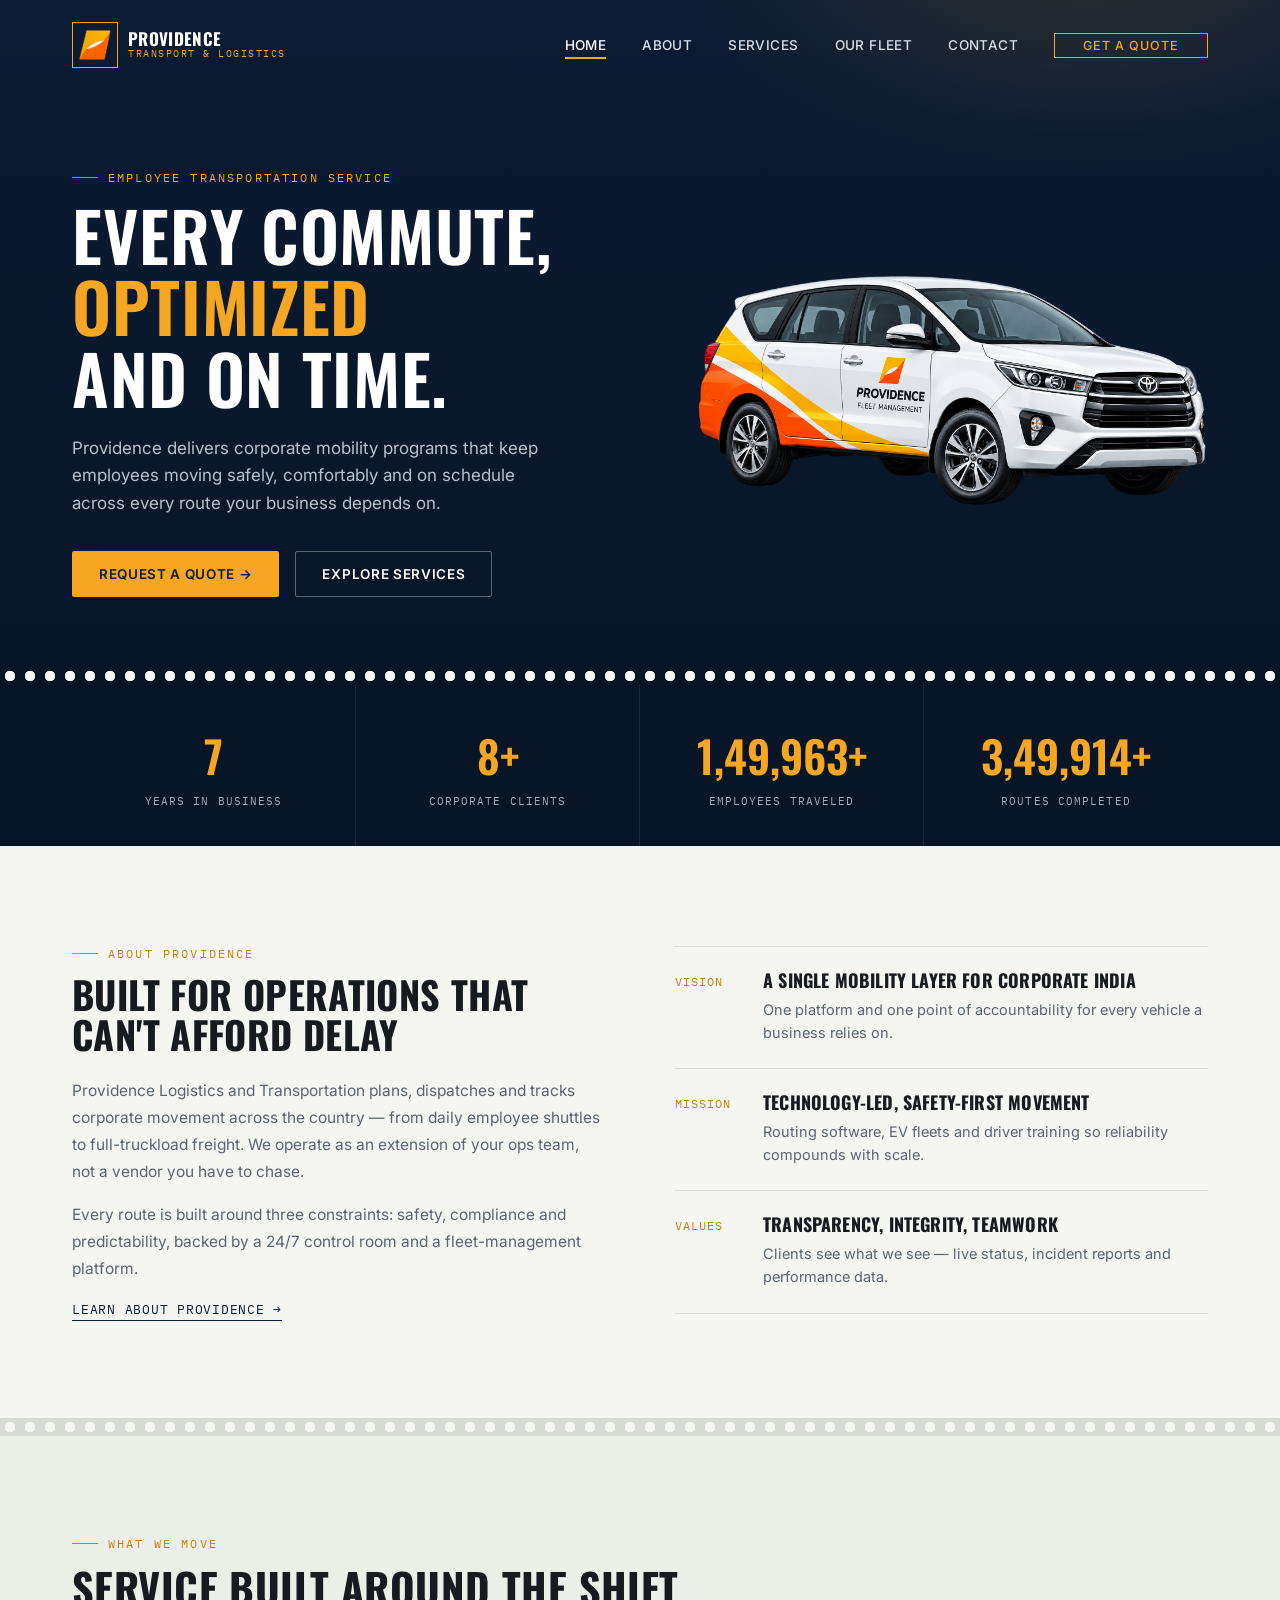
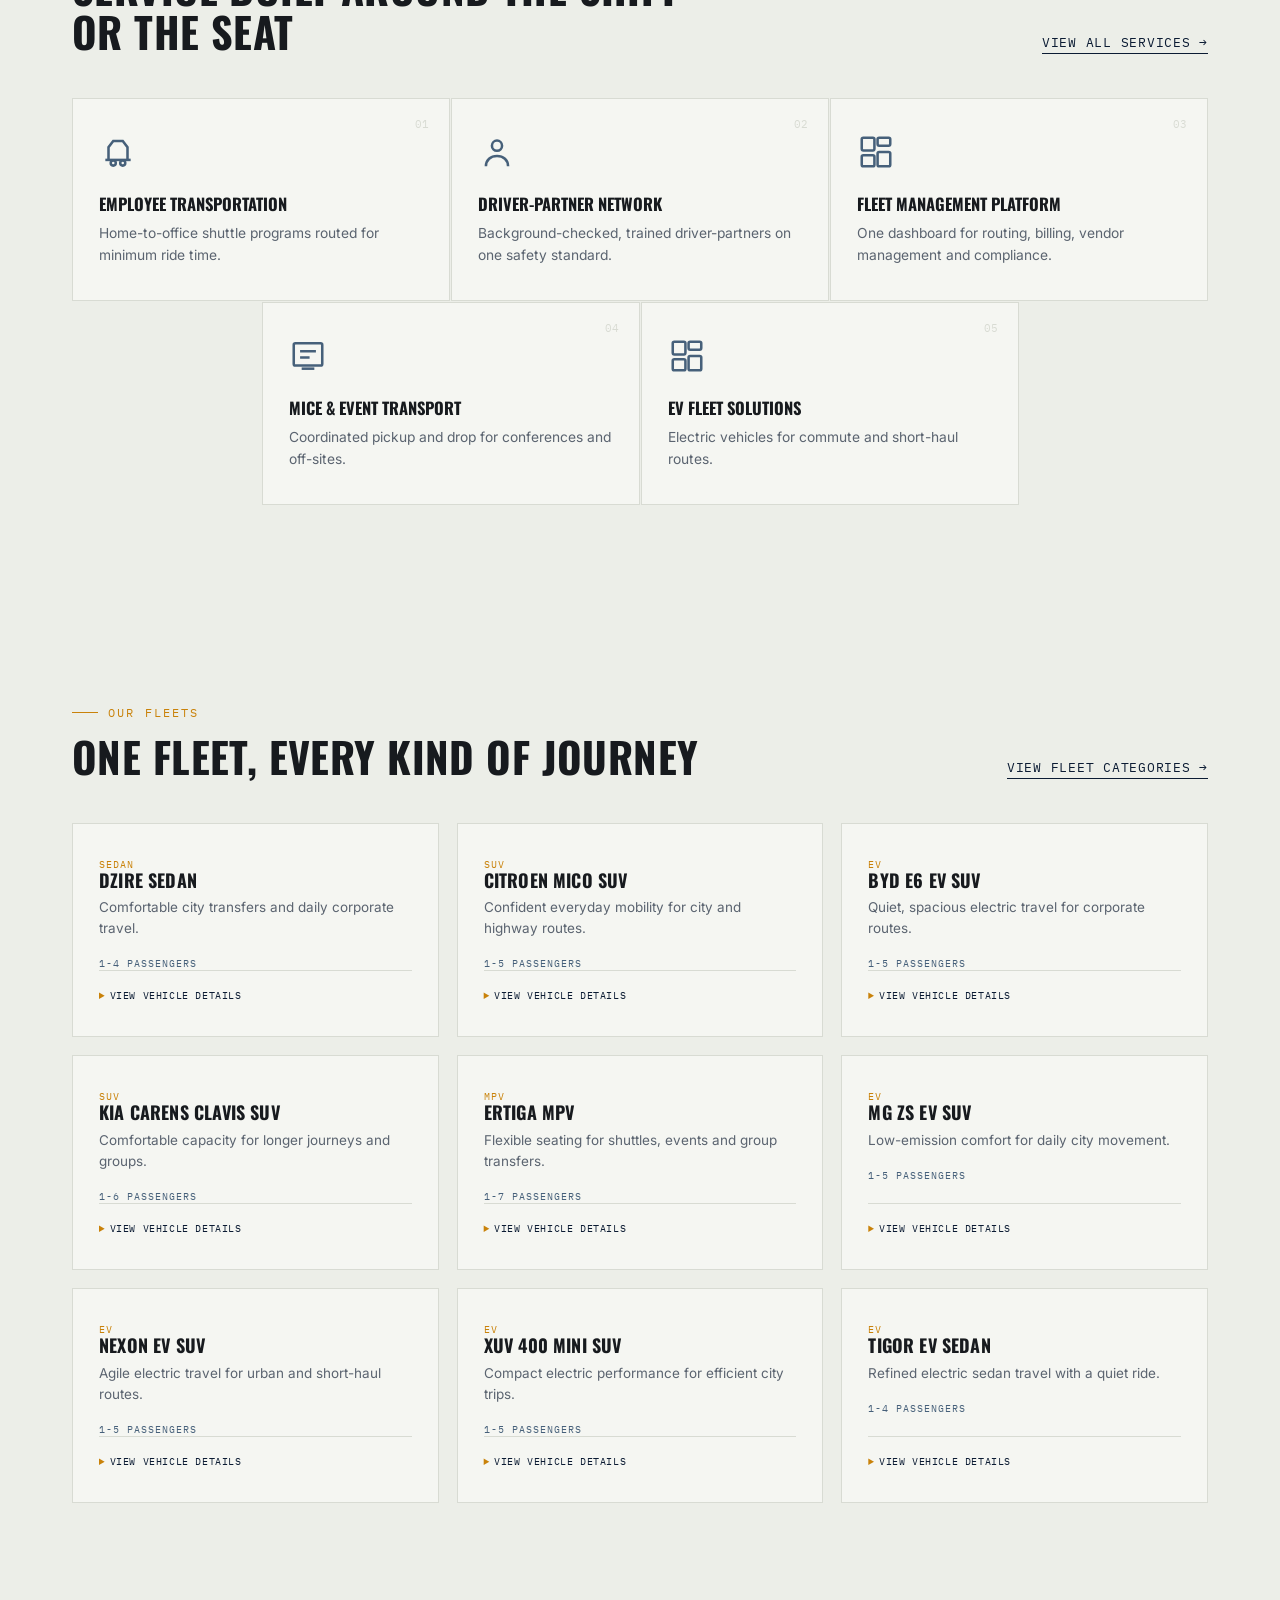
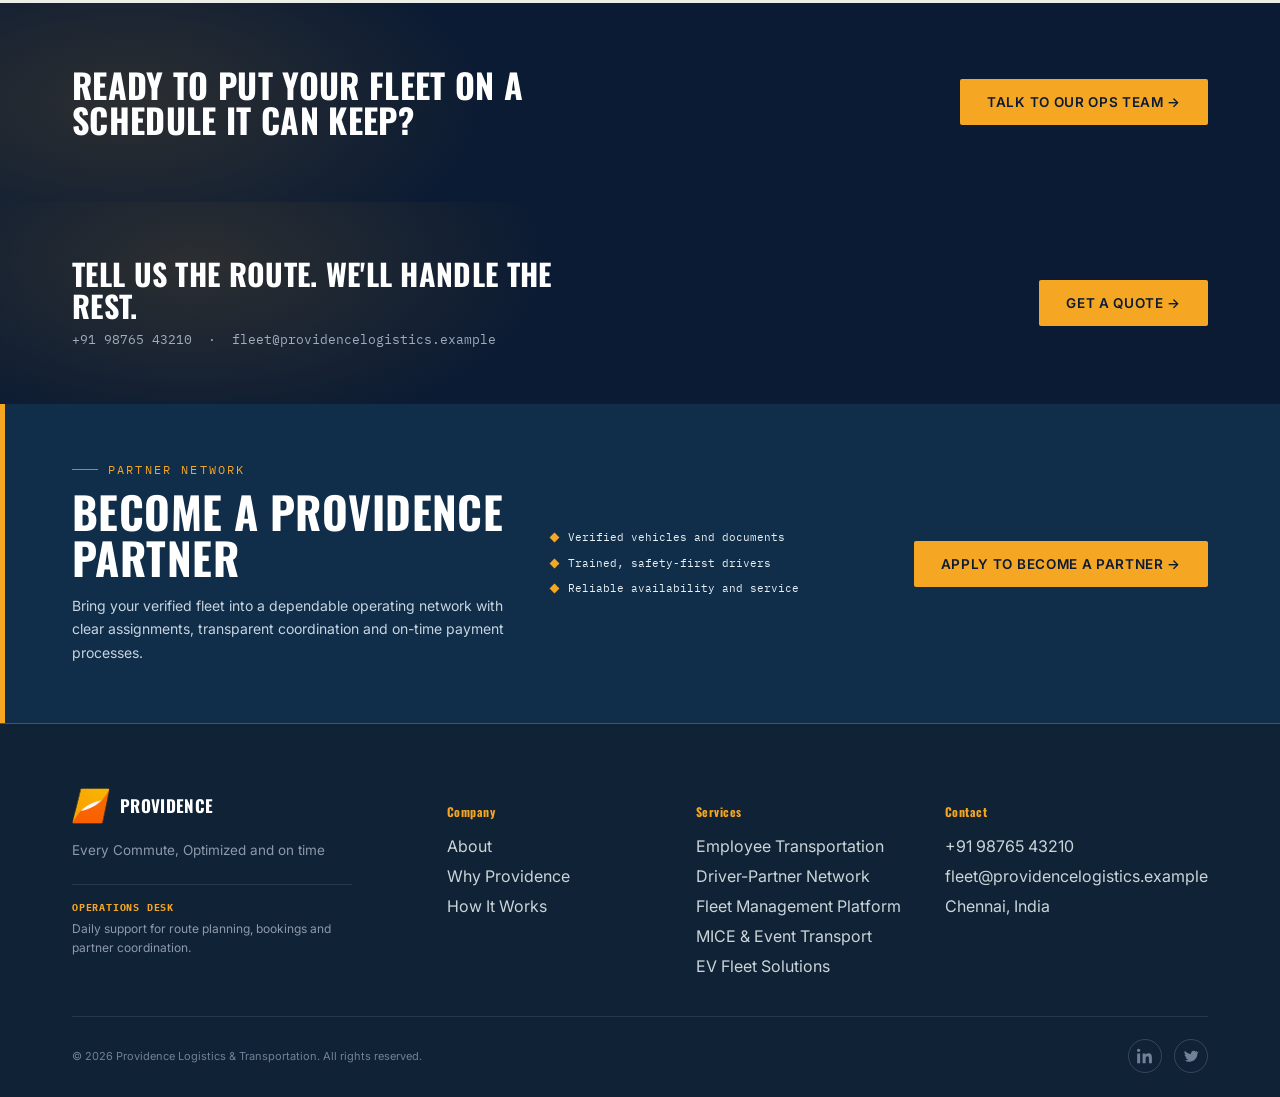
<file: index.html>
<!DOCTYPE html>
<html lang="en">
<head>
<meta charset="UTF-8">
<meta name="viewport" content="width=device-width, initial-scale=1.0">
<title>Providence Logistics & Transportation | Home</title>
<link rel="icon" type="image/png" href="images/image.png">
<meta name="description" content="Providence Logistics and Transportation delivers end-to-end fleet, freight and corporate employee transport solutions with real-time tracking and safety-first operations.">
<link rel="preconnect" href="https://fonts.googleapis.com">
<link rel="preconnect" href="https://fonts.gstatic.com" crossorigin>
<link href="https://fonts.googleapis.com/css2?family=Barlow+Condensed:wght@400;500;600;700&family=Space+Grotesk:wght@400;500;600;700&family=Space+Mono:wght@400;700&display=swap" rel="stylesheet">
<link rel="stylesheet" href="css/style.css">
</head>
<body>

<div class="preloader" id="preloader" role="status" aria-label="Loading" tabindex="0">
  <img class="preloader-mark" src="images/image.png" alt="Providence">
  <span class="preloader-line" aria-hidden="true"></span>
</div>

<header class="site-nav" id="siteNav">
  <div class="wrap">
    <a href="index.html" class="brand">
      <img class="brand-logo" src="images/image.png" alt="Providence">
      <span class="brand-text"><b>Providence</b><span>Transport &amp; Logistics</span></span>
    </a>
    <button class="burger" id="burger" aria-label="Toggle menu" aria-expanded="false">
      <span></span><span></span><span></span>
    </button>
    <nav class="primary" id="primaryNav">
      <a href="index.html" class="nav-link">Home</a>
      <a href="about.html" class="nav-link">About</a>
      <a href="services.html" class="nav-link">Services</a>
      <a href="fleet.html" class="nav-link">Our Fleet</a>
      <a href="contact.html" class="nav-link">Contact</a>
      <a href="contact.html" class="nav-cta">Get a Quote</a>
    </nav>
  </div>
</header>

<main>

  <!-- ================= HERO ================= -->
  <section class="hero" style="padding-top:170px;">
    <div class="wrap hero-grid">
      <div>
        <div class="eyebrow" style="color:var(--amber);">Employee Transportation service</div>
        <h1>Every commute,<br><em>optimized</em><br>and on time.</h1>
        <p class="hero-sub">Providence delivers corporate mobility programs that keep employees moving safely, comfortably and on schedule across every route your business depends on.</p>
        <div class="btn-row">
          <a href="contact.html" class="btn btn-amber">Request a Quote &rarr;</a>
          <a href="services.html" class="btn btn-ghost">Explore Services</a>
        </div>
      </div>
      <div class="hero-visual" aria-label="Providence fleet vehicle">
        <img src="images/image%20copy.png" alt="Providence fleet vehicle">
      </div>
    </div>

    <div class="perf on-dark"></div>
  </section>

  <!-- ================= STATS ================= -->
  <div class="stats-strip">
    <div class="wrap">
      <div class="stats-grid">
        <div class="stat"><div class="num" data-count="8">0</div><div class="lbl">Years in Business</div></div>
        <div class="stat"><div class="num" data-count="9" data-suffix="+">0</div><div class="lbl">Corporate Clients</div></div>
        <div class="stat"><div class="num" data-count="150000">0</div><div class="lbl">Employees Traveled</div></div>
        <div class="stat"><div class="num" data-count="350000">0</div><div class="lbl">Routes Completed</div></div>
      </div>
    </div>
  </div>

  <!-- ================= ABOUT TEASER ================= -->
  <section class="section-panel">
    <div class="wrap">
      <div class="about-grid">
        <div class="reveal">
          <div class="eyebrow">About Providence</div>
          <h2 style="font-size:clamp(26px,3.2vw,38px);margin-bottom:22px;">Built for operations that can't afford delay</h2>
          <div class="about-copy">
            <p>Providence Logistics and Transportation plans, dispatches and tracks corporate movement across the country &mdash; from daily employee shuttles to full-truckload freight. We operate as an extension of your ops team, not a vendor you have to chase.</p>
            <p>Every route is built around three constraints: safety, compliance and predictability, backed by a 24/7 control room and a fleet-management platform.</p>
          </div>
          <a href="about.html" class="link-arrow">Learn about Providence &rarr;</a>
        </div>
        <div class="pillars reveal">
          <div class="pillar">
            <div class="tag">VISION</div>
            <div>
              <h3>A single mobility layer for corporate India</h3>
              <p>One platform and one point of accountability for every vehicle a business relies on.</p>
            </div>
          </div>
          <div class="pillar">
            <div class="tag">MISSION</div>
            <div>
              <h3>Technology-led, safety-first movement</h3>
              <p>Routing software, EV fleets and driver training so reliability compounds with scale.</p>
            </div>
          </div>
          <div class="pillar">
            <div class="tag">VALUES</div>
            <div>
              <h3>Transparency, integrity, teamwork</h3>
              <p>Clients see what we see &mdash; live status, incident reports and performance data.</p>
            </div>
          </div>
        </div>
      </div>
    </div>
  </section>

  <div class="perf"></div>

  <!-- ================= SERVICES TEASER ================= -->
  <section class="section-panel" style="background:var(--paper-2);">
    <div class="wrap">
      <div class="teaser-head reveal">
        <div class="section-head" style="margin-bottom:0;">
          <div class="eyebrow">What We Move</div>
          <h2>Service Built Around The Shift Or The Seat</h2>
        </div>
        <a href="services.html" class="link-arrow">View all services &rarr;</a>
      </div>

      <div class="svc-grid reveal">
        <div class="svc-card"><span class="n">01</span>
          <svg class="icon" viewBox="0 0 24 24" fill="none" stroke="currentColor" stroke-width="1.6"><path d="M4 17h16"/><path d="M6 17V9l3-4h6l3 4v8"/><circle cx="9" cy="19" r="1.6"/><circle cx="15" cy="19" r="1.6"/></svg>
          <h3>Employee Transportation</h3>
          <p>Home-to-office shuttle programs routed for minimum ride time.</p>
        </div>
        <div class="svc-card"><span class="n">02</span>
          <svg class="icon" viewBox="0 0 24 24" fill="none" stroke="currentColor" stroke-width="1.6"><circle cx="12" cy="8" r="3.2"/><path d="M5 21c0-4 3-6.5 7-6.5s7 2.5 7 6.5"/></svg>
          <h3>Driver-Partner Network</h3>
          <p>Background-checked, trained driver-partners on one safety standard.</p>
        </div>
        <div class="svc-card"><span class="n">03</span>
          <svg class="icon" viewBox="0 0 24 24" fill="none" stroke="currentColor" stroke-width="1.6"><rect x="3" y="3" width="8" height="8" rx="1"/><rect x="13" y="3" width="8" height="5" rx="1"/><rect x="13" y="12" width="8" height="9" rx="1"/><rect x="3" y="14" width="8" height="7" rx="1"/></svg>
          <h3>Fleet Management Platform</h3>
          <p>One dashboard for routing, billing, vendor management and compliance.</p>
        </div>
        <div class="svc-card"><span class="n">04</span>
          <svg class="icon" viewBox="0 0 24 24" fill="none" stroke="currentColor" stroke-width="1.6"><rect x="3" y="4" width="18" height="14" rx="1"/><path d="M8 20h8"/><path d="M7 9h10M7 13h6"/></svg>
          <h3>MICE &amp; Event Transport</h3>
          <p>Coordinated pickup and drop for conferences and off-sites.</p>
        </div>
        <div class="svc-card"><span class="n">05</span>
          <svg class="icon" viewBox="0 0 24 24" fill="none" stroke="currentColor" stroke-width="1.6"><rect x="3" y="3" width="8" height="8" rx="1"/><rect x="13" y="3" width="8" height="5" rx="1"/><rect x="13" y="12" width="8" height="9" rx="1"/><rect x="3" y="14" width="8" height="7" rx="1"/></svg>
          <h3>EV Fleet Solutions</h3>
          <p>Electric vehicles for commute and short-haul routes.</p>
        </div>
      </div>
    </div>
  </section>

  <!-- ================= OUR FLEETS ================= -->
  <section class="vehicle-catalog home-fleet">
    <div class="wrap">
      <div class="teaser-head reveal">
        <div class="section-head" style="margin-bottom:0;">
          <div class="eyebrow">Our Fleets</div>
          <h2>One fleet, every kind of journey</h2>
        </div>
        <a href="fleet.html" class="link-arrow">View fleet categories &rarr;</a>
      </div>

      <div class="fleet-carousel" aria-label="Providence fleet information">
        <div class="fleet-slides">
          <div class="fleet-slide active">
            <article class="vehicle-card" data-category="sedan">
              <span class="vehicle-type">Sedan</span>
              <h3>Dzire Sedan</h3>
              <p>Comfortable city transfers and daily corporate travel.</p>
              <span class="vehicle-capacity">1-4 passengers</span>
              <details class="vehicle-details"><summary>View vehicle details</summary><p>Best for executive commutes, airport transfers and dependable daily routes.</p><strong>Comfort: 4 seats · Route: city and highway</strong></details>
            </article>
            <article class="vehicle-card" data-category="suv">
              <span class="vehicle-type">SUV</span>
              <h3>Citroen Mico SUV</h3>
              <p>Confident everyday mobility for city and highway routes.</p>
              <span class="vehicle-capacity">1-5 passengers</span>
              <details class="vehicle-details"><summary>View vehicle details</summary><p>Extra room and clearance for longer trips and mixed road conditions.</p><strong>Comfort: 5 seats · Route: city and mixed terrain</strong></details>
            </article>
            <article class="vehicle-card" data-category="ev">
              <span class="vehicle-type">EV</span>
              <h3>BYD E6 EV SUV</h3>
              <p>Quiet, spacious electric travel for corporate routes.</p>
              <span class="vehicle-capacity">1-5 passengers</span>
              <details class="vehicle-details"><summary>View vehicle details</summary><p>Quiet electric travel for scheduled corporate routes with reduced emissions.</p><strong>Comfort: 5 seats · Route: urban and scheduled</strong></details>
            </article>
          </div>
          <div class="fleet-slide">
            <article class="vehicle-card" data-category="suv">
              <span class="vehicle-type">SUV</span>
              <h3>Kia Carens Clavis SUV</h3>
              <p>Comfortable capacity for longer journeys and groups.</p>
              <span class="vehicle-capacity">1-6 passengers</span>
              <details class="vehicle-details"><summary>View vehicle details</summary><p>Comfortable capacity for longer journeys, groups and leadership travel.</p><strong>Comfort: 6 seats · Route: intercity and highway</strong></details>
            </article>
            <article class="vehicle-card" data-category="mpv">
              <span class="vehicle-type">MPV</span>
              <h3>Ertiga MPV</h3>
              <p>Flexible seating for shuttles, events and group transfers.</p>
              <span class="vehicle-capacity">1-7 passengers</span>
              <details class="vehicle-details"><summary>View vehicle details</summary><p>Flexible seating for employee shuttles, events and group transfers.</p><strong>Comfort: 7 seats · Route: group and event travel</strong></details>
            </article>
            <article class="vehicle-card" data-category="ev">
              <span class="vehicle-type">EV</span>
              <h3>MG ZS EV SUV</h3>
              <p>Low-emission comfort for daily city movement.</p>
              <span class="vehicle-capacity">1-5 passengers</span>
              <details class="vehicle-details"><summary>View vehicle details</summary><p>Low-emission comfort for daily city movement and short business trips.</p><strong>Comfort: 5 seats · Route: city and short-haul</strong></details>
            </article>
          </div>
          <div class="fleet-slide">
            <article class="vehicle-card" data-category="ev">
              <span class="vehicle-type">EV</span>
              <h3>Nexon EV SUV</h3>
              <p>Agile electric travel for urban and short-haul routes.</p>
              <span class="vehicle-capacity">1-5 passengers</span>
              <details class="vehicle-details"><summary>View vehicle details</summary><p>Agile electric travel for urban routes and efficient short-haul assignments.</p><strong>Comfort: 5 seats · Route: urban and short-haul</strong></details>
            </article>
            <article class="vehicle-card" data-category="suv">
              <span class="vehicle-type">EV</span>
              <h3>XUV 400 Mini SUV</h3>
              <p>Compact electric performance for efficient city trips.</p>
              <span class="vehicle-capacity">1-5 passengers</span>
              <details class="vehicle-details"><summary>View vehicle details</summary><p>Compact electric performance for efficient city trips and quick transfers.</p><strong>Comfort: 5 seats · Route: urban and compact</strong></details>
            </article>
            <article class="vehicle-card" data-category="ev">
              <span class="vehicle-type">EV</span>
              <h3>Tigor EV Sedan</h3>
              <p>Refined electric sedan travel with a quiet ride.</p>
              <span class="vehicle-capacity">1-4 passengers</span>
              <details class="vehicle-details"><summary>View vehicle details</summary><p>Refined electric sedan travel with a quiet ride for professional passengers.</p><strong>Comfort: 4 seats · Route: city and executive</strong></details>
            </article>
          </div>
        </div>
      </div>
    </div>
  </section>

  <!-- ================= CTA BANNER ================= -->
  <section class="cta-banner" style="padding:64px 0;">
    <div class="wrap cta-inner">
      <h2>Ready to put your fleet on a schedule it can keep?</h2>
      <a href="contact.html" class="btn btn-amber">Talk to Our Ops Team &rarr;</a>
    </div>
  </section>

  <!-- ================= CONTACT TEASER ================= -->
  <section class="contact-teaser">
    <div class="wrap">
      <div>
        <h2>Tell us the route. We'll handle the rest.</h2>
        <div class="mono-line">+91 98765 43210 &nbsp;&middot;&nbsp; fleet@providencelogistics.example</div>
      </div>
      <a href="contact.html" class="btn btn-amber">Get a Quote &rarr;</a>
    </div>
  </section>

</main>

<section class="partner-callout"><div class="wrap"><div class="partner-callout-copy"><div class="eyebrow">Partner Network</div><h2>Become a Providence partner</h2><p>Bring your verified fleet into a dependable operating network with clear assignments, transparent coordination and on-time payment processes.</p></div><div class="partner-rules"><span>Verified vehicles and documents</span><span>Trained, safety-first drivers</span><span>Reliable availability and service</span></div><a href="vendor-enquiries.html" class="btn btn-amber">Apply to Become a Partner &rarr;</a></div></section>

<footer>
  <div class="wrap">
    <div class="foot-grid">
      <div>
        <div class="brand" style="margin-bottom:14px;">
          <img class="brand-logo" src="images/image.png" alt="Providence">
          <span class="brand-text"><b style="color:#fff;">Providence</b></span>
        </div>
          <p style="font-size:13.5px;line-height:1.7;max-width:280px;color:#8C9AAB;">Every Commute, Optimized and on time</p>
          <div class="foot-note"><strong>Operations desk</strong><span>Daily support for route planning, bookings and partner coordination.</span></div>
      </div>
      <div>
        <h4>Company</h4>
        <ul>
          <li><a href="about.html">About</a></li>
          <li><a href="about.html#why">Why Providence</a></li>
          <li><a href="services.html#process">How It Works</a></li>
        </ul>
      </div>
      <div>
        <h4>Services</h4>
        <ul>
          <li><a href="services.html">Employee Transportation</a></li>
          <li><a href="services.html">Driver-Partner Network</a></li>
          <li><a href="services.html">Fleet Management Platform</a></li>
          <li><a href="services.html">MICE &amp; Event Transport</a></li>
          <li><a href="services.html">EV Fleet Solutions</a></li>
        </ul>
      </div>
      <div>
        <h4>Contact</h4>
        <ul>
          <li>+91 98765 43210</li>
          <li>fleet@providencelogistics.example</li>
          <li>Chennai, India</li>
        </ul>
      </div>
    </div>
    <div class="foot-bottom">
      <span>&copy; 2026 Providence Logistics &amp; Transportation. All rights reserved.</span>
      <div class="foot-social">
        <a href="#" aria-label="LinkedIn"><svg width="16" height="16" viewBox="0 0 24 24" fill="currentColor"><path d="M4.98 3.5C4.98 4.88 3.87 6 2.5 6S0 4.88 0 3.5 1.12 1 2.5 1 4.98 2.12 4.98 3.5zM.24 8.24H4.7V23H.24V8.24zM8.4 8.24h4.28v2.02h.06c.6-1.13 2.06-2.32 4.24-2.32 4.53 0 5.37 2.98 5.37 6.86V23h-4.46v-6.94c0-1.65-.03-3.78-2.3-3.78-2.3 0-2.65 1.8-2.65 3.66V23H8.4V8.24z"/></svg></a>
        <a href="#" aria-label="Twitter"><svg width="16" height="16" viewBox="0 0 24 24" fill="currentColor"><path d="M22 5.9c-.7.3-1.5.6-2.3.7.8-.5 1.5-1.3 1.8-2.3-.8.5-1.7.8-2.6 1-1.5-1.6-4-1.7-5.6-.2-1 1-1.5 2.4-1.2 3.8C8.3 8.8 5 7 2.8 4.2c-1.2 2-.6 4.6 1.4 5.9-.6 0-1.3-.2-1.8-.5v.1c0 2.1 1.5 3.9 3.5 4.3-.6.2-1.3.2-1.9.1.5 1.7 2.1 3 4 3-1.5 1.2-3.4 1.8-5.4 1.6 2 1.3 4.3 2 6.7 2 8 0 12.4-6.6 12.4-12.4v-.6c.9-.6 1.6-1.4 2.2-2.3z"/></svg></a>
      </div>
    </div>
  </div>
</footer>

<button id="toTop" aria-label="Back to top">
  <svg width="18" height="18" viewBox="0 0 24 24" fill="none" stroke="currentColor" stroke-width="2.2"><path d="M12 19V5M5 12l7-7 7 7"/></svg>
</button>

<script src="js/main.js"></script>
</body>
</html>
</file>
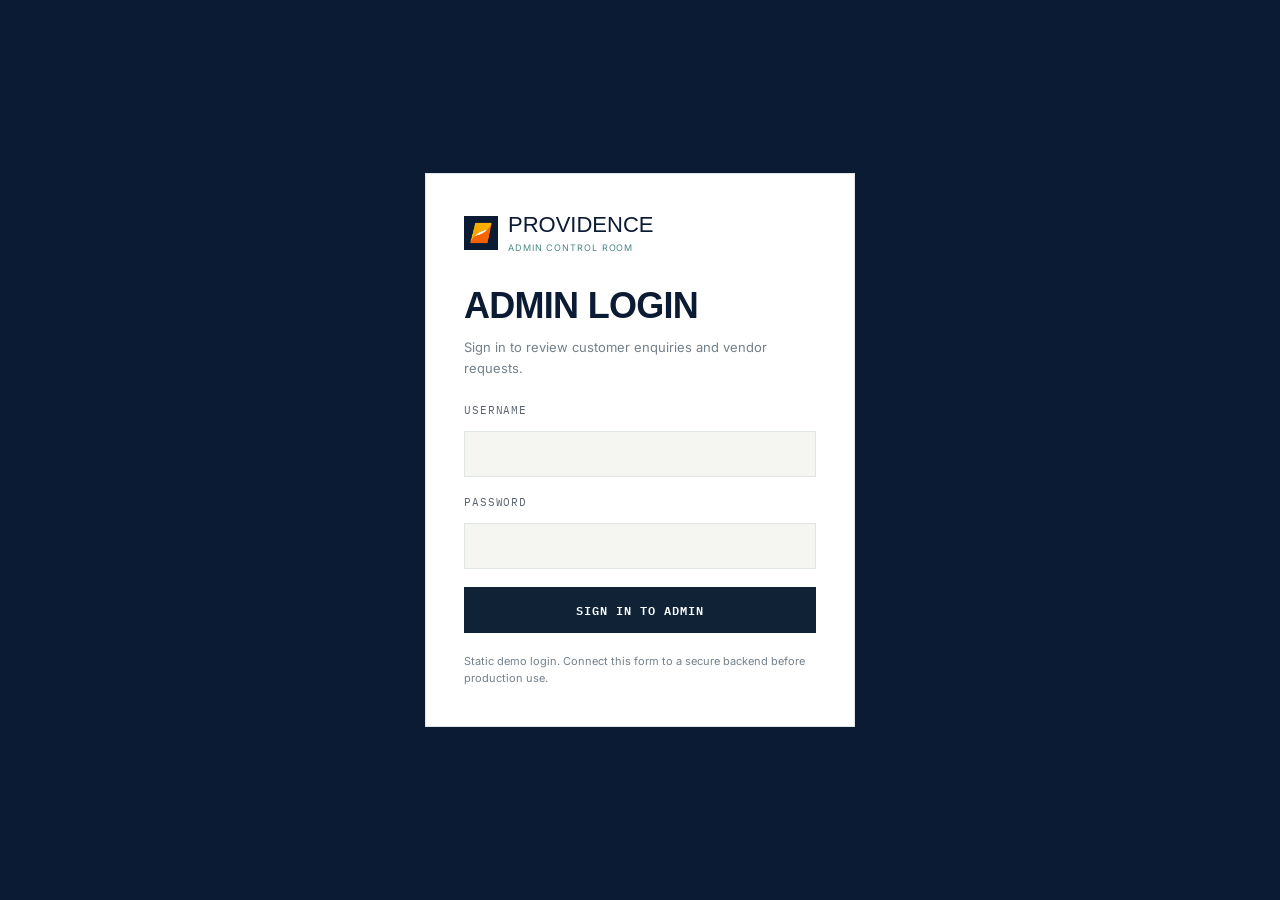
<file: admin/index.html>
<!doctype html>
<html lang="en">
<head>
<meta charset="UTF-8">
<meta name="viewport" content="width=device-width,initial-scale=1">
<title>Admin Dashboard | Providence</title>
<link rel="icon" type="image/png" href="../images/image.png">
<link rel="stylesheet" href="../css/style.css">
<link rel="stylesheet" href="admin.css">
</head>
<body class="admin-body dashboard-page">
<div class="admin-layout">
<aside class="sidebar">
<a class="brand" href="../index.html"><img src="../images/image.png" alt="Providence"><span><strong>Providence</strong><small>Control room</small></span></a>
<nav class="admin-nav" aria-label="Admin navigation">
<a class="active" href="index.html"><span>▦</span>Dashboard</a>
<a href="enquiries.html"><span>↳</span>Enquiries</a>
<a href="vendors.html"><span>◇</span>Vendor enquiries</a>
<a href="clients.html"><span>◎</span>Clients</a>
<a href="approved-vendors.html"><span>▱</span>Vendors</a>
<a href="rejected.html"><span>×</span>Rejected</a>
</nav>
<a class="sidebar-site-link" href="../index.html">View website <span>↗</span></a>
</aside>
<main class="content">
<nav class="admin-topnav" aria-label="Workspace navigation"></nav>
<header class="welcome"><span data-date></span><h1>Good morning, Admin</h1></header>
<section class="dashboard-section">
<div class="section-heading"><div><span class="eyebrow">Operations overview</span><h2>Dashboard</h2></div><span class="live-label"><i></i>Live browser data</span></div>
<div class="summary">
<a class="metric" href="enquiries.html"><span>Open enquiries</span><strong data-summary="enquiries">00</strong><small>From website submissions <b>↗</b></small></a>
<a class="metric" href="vendors.html"><span>Vendor enquiries</span><strong data-summary="vendors">00</strong><small>From partner submissions <b>↗</b></small></a>
<a class="metric" href="clients.html"><span>Active clients</span><strong data-summary="clients">00</strong><small>No client records <b>↗</b></small></a>
<a class="metric" href="approved-vendors.html"><span>Approved vendors</span><strong data-summary="approvedVendors">00</strong><small>No vendor records <b>↗</b></small></a>
</div>
</section>
<div class="dashboard-grid">
<section class="dashboard-panel"><div class="panel-heading"><div><span class="eyebrow">Live queue</span><h3>Recent enquiries</h3></div><a href="enquiries.html">View all ↗</a></div><div class="queue" data-dashboard-queue><span class="empty-title">No activity yet</span><span>Website submissions will appear in the live queue.</span></div></section>
<section class="dashboard-panel"><div class="panel-heading"><div><span class="eyebrow">Service health</span><h3>Today at a glance</h3></div><span class="awaiting">Awaiting data</span></div><div class="health-list"><div><span>Trips completed</span><strong>No data</strong></div><div><span>On-time arrival</span><strong>No data</strong></div><div><span>Active fleet</span><strong>No data</strong></div></div><p class="monitoring">Control room monitoring 24/7 routes</p></section>
</div>
<section class="dashboard-panel performance-panel"><div class="panel-heading"><div><span class="eyebrow">Portfolio snapshot</span><h3>Client performance</h3></div><a href="clients.html">Manage clients ↗</a></div><div class="performance-grid"><div><strong>0</strong><span>Monthly billing</span><em>No data</em></div><div><strong>0</strong><span>Employees served</span><em>No data</em></div><div><strong>0</strong><span>Corporate accounts</span><em>No data</em></div><div><strong>0</strong><span>Service rating</span><em>No data</em></div></div></section>
</main>
</div>
<script src="admin.js"></script>
</body>
</html>
</file>
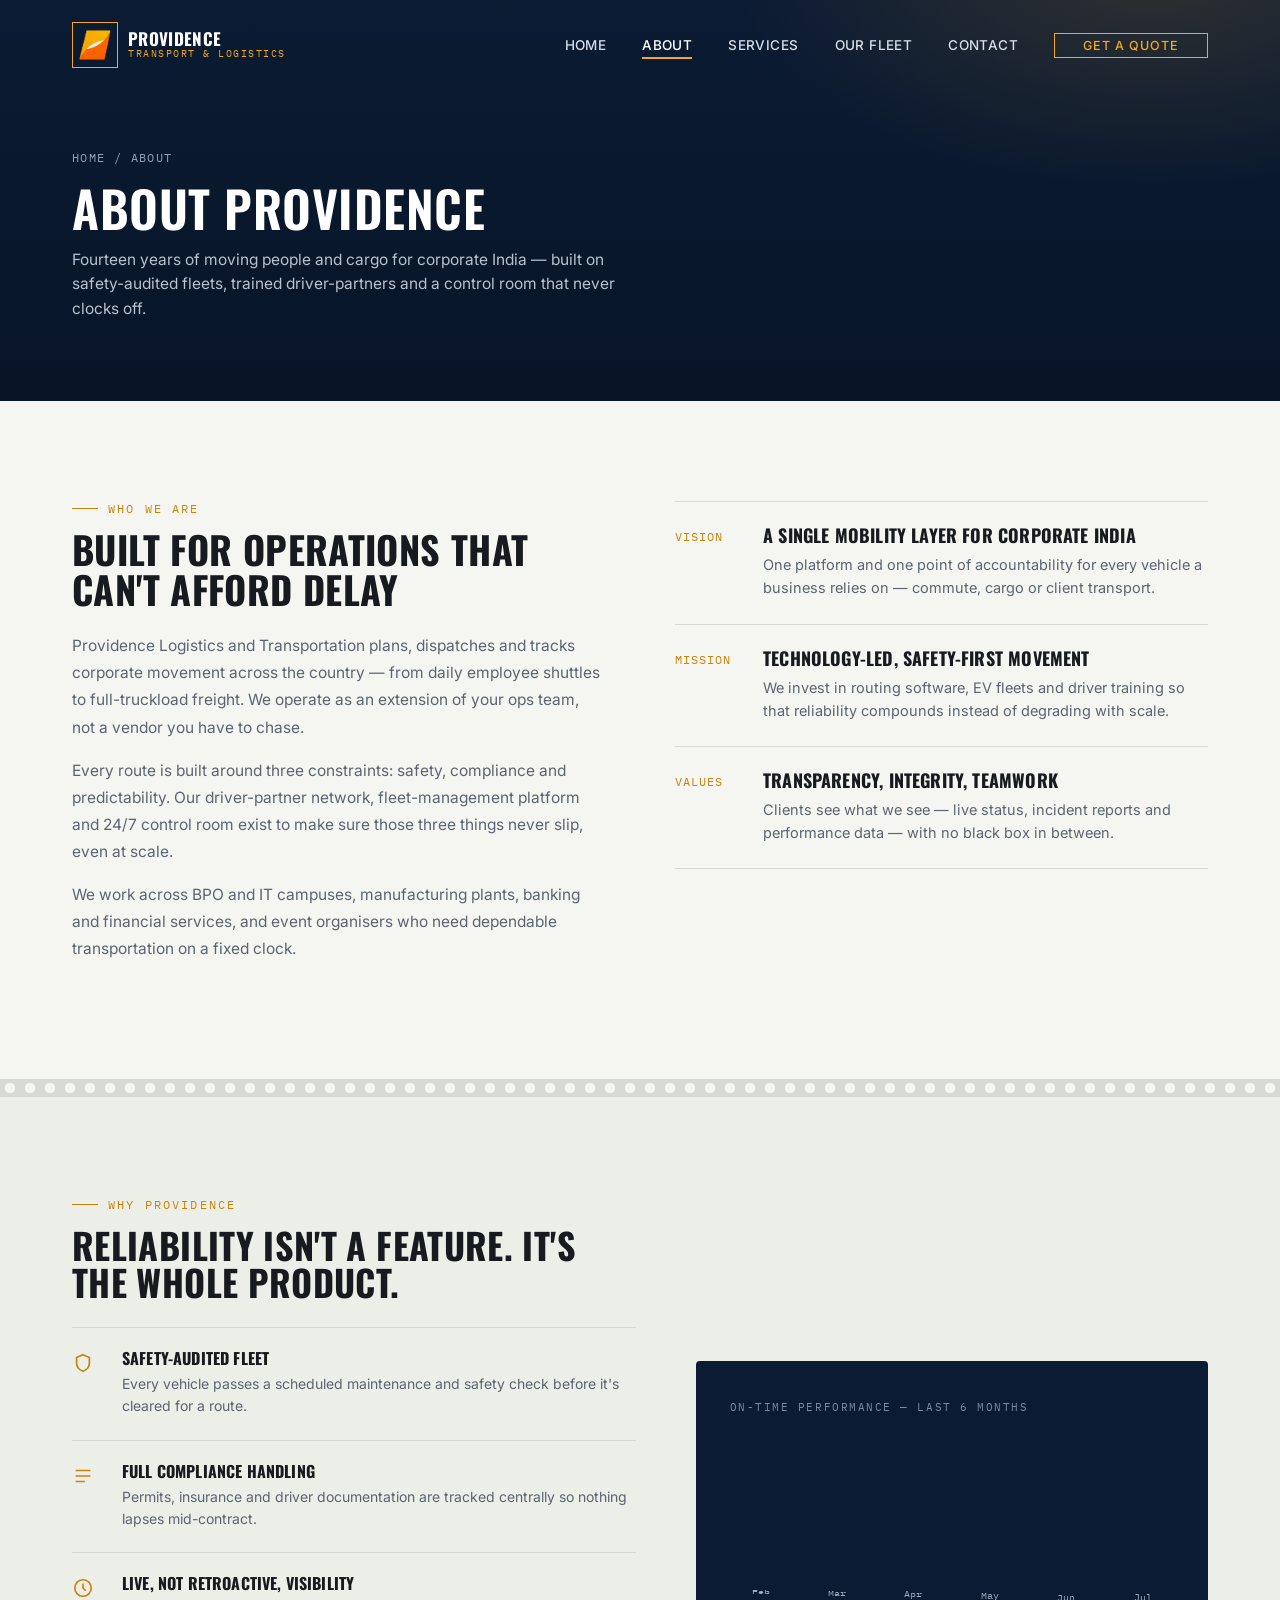
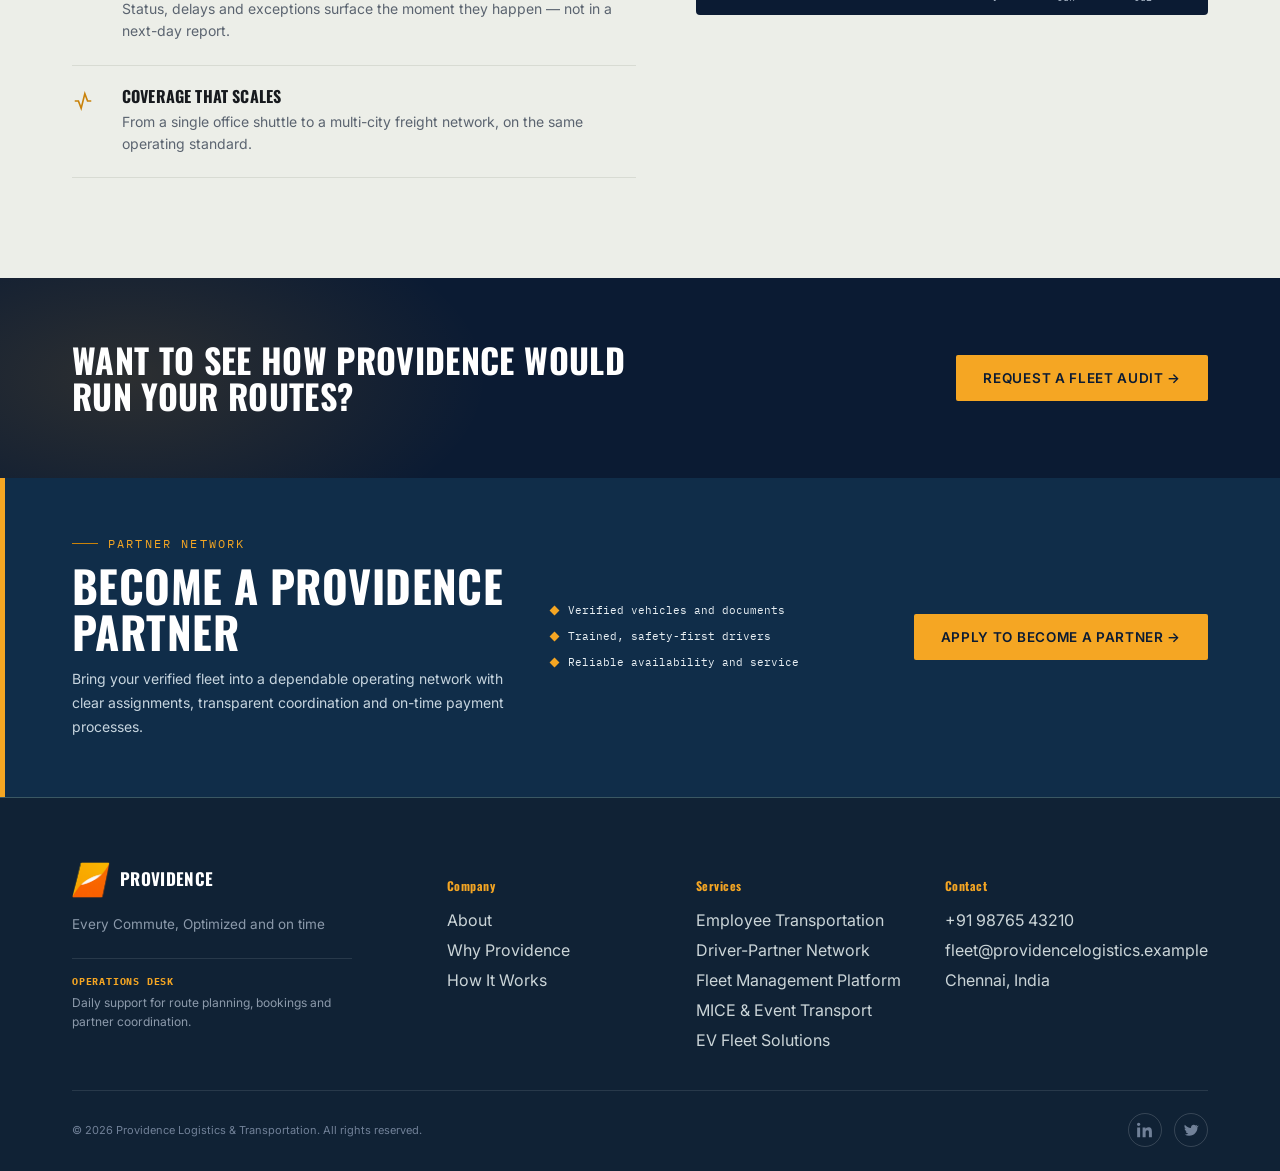
<file: about.html>
<!DOCTYPE html>
<html lang="en">
<head>
<meta charset="UTF-8">
<meta name="viewport" content="width=device-width, initial-scale=1.0">
<title>About Us | Providence Logistics & Transportation</title>
<link rel="icon" type="image/png" href="images/image.png">
<meta name="description" content="Learn about Providence Logistics and Transportation's vision, mission, values and why corporates trust us with their fleet.">
<link rel="preconnect" href="https://fonts.googleapis.com">
<link rel="preconnect" href="https://fonts.gstatic.com" crossorigin>
<link href="https://fonts.googleapis.com/css2?family=Barlow+Condensed:wght@400;500;600;700&family=Space+Grotesk:wght@400;500;600;700&family=Space+Mono:wght@400;700&display=swap" rel="stylesheet">
<link rel="stylesheet" href="css/style.css">
</head>
<body>

<div class="preloader" id="preloader" role="status" aria-label="Loading" tabindex="0">
  <img class="preloader-mark" src="images/image.png" alt="Providence">
  <span class="preloader-line" aria-hidden="true"></span>
</div>

<header class="site-nav" id="siteNav">
  <div class="wrap">
    <a href="index.html" class="brand">
      <img class="brand-logo" src="images/image.png" alt="Providence">
      <span class="brand-text"><b>Providence</b><span>Transport &amp; Logistics</span></span>
    </a>
    <button class="burger" id="burger" aria-label="Toggle menu" aria-expanded="false">
      <span></span><span></span><span></span>
    </button>
    <nav class="primary" id="primaryNav">
      <a href="index.html" class="nav-link">Home</a>
      <a href="about.html" class="nav-link">About</a>
      <a href="services.html" class="nav-link">Services</a>
      <a href="fleet.html" class="nav-link">Our Fleet</a>
      <a href="contact.html" class="nav-link">Contact</a>
      <a href="contact.html" class="nav-cta">Get a Quote</a>
    </nav>
  </div>
</header>

<main>

  <section class="page-hero">
    <div class="wrap">
      <div class="breadcrumb"><a href="index.html">Home</a> / About</div>
      <h1>About Providence</h1>
      <p>Fourteen years of moving people and cargo for corporate India &mdash; built on safety-audited fleets, trained driver-partners and a control room that never clocks off.</p>
    </div>
  </section>

  <section class="section-panel">
    <div class="wrap">
      <div class="about-grid">
        <div class="reveal">
          <div class="eyebrow">Who We Are</div>
          <h2 style="font-size:clamp(26px,3.2vw,38px);margin-bottom:22px;">Built for operations that can't afford delay</h2>
          <div class="about-copy">
            <p>Providence Logistics and Transportation plans, dispatches and tracks corporate movement across the country &mdash; from daily employee shuttles to full-truckload freight. We operate as an extension of your ops team, not a vendor you have to chase.</p>
            <p>Every route is built around three constraints: safety, compliance and predictability. Our driver-partner network, fleet-management platform and 24/7 control room exist to make sure those three things never slip, even at scale.</p>
            <p>We work across BPO and IT campuses, manufacturing plants, banking and financial services, and event organisers who need dependable transportation on a fixed clock.</p>
          </div>
        </div>
        <div class="pillars reveal">
          <div class="pillar">
            <div class="tag">VISION</div>
            <div>
              <h3>A single mobility layer for corporate India</h3>
              <p>One platform and one point of accountability for every vehicle a business relies on &mdash; commute, cargo or client transport.</p>
            </div>
          </div>
          <div class="pillar">
            <div class="tag">MISSION</div>
            <div>
              <h3>Technology-led, safety-first movement</h3>
              <p>We invest in routing software, EV fleets and driver training so that reliability compounds instead of degrading with scale.</p>
            </div>
          </div>
          <div class="pillar">
            <div class="tag">VALUES</div>
            <div>
              <h3>Transparency, integrity, teamwork</h3>
              <p>Clients see what we see &mdash; live status, incident reports and performance data &mdash; with no black box in between.</p>
            </div>
          </div>
        </div>
      </div>
    </div>
  </section>

  <div class="perf"></div>

  <!-- ================= WHY US ================= -->
  <section id="why" class="section-panel" style="background:var(--paper-2);">
    <div class="wrap">
      <div class="why-grid">
        <div class="reveal">
          <div class="eyebrow">Why Providence</div>
          <h2 style="font-size:clamp(26px,3.2vw,36px);margin-bottom:10px;">Reliability isn't a feature. It's the whole product.</h2>
          <div class="why-list" style="margin-top:26px;">
            <div class="why-item">
              <svg viewBox="0 0 24 24" fill="none" stroke="currentColor" stroke-width="1.8"><path d="M12 3l7 3v6c0 4.5-3 7.5-7 9-4-1.5-7-4.5-7-9V6z"/></svg>
              <div><h3>Safety-audited fleet</h3><p>Every vehicle passes a scheduled maintenance and safety check before it's cleared for a route.</p></div>
            </div>
            <div class="why-item">
              <svg viewBox="0 0 24 24" fill="none" stroke="currentColor" stroke-width="1.8"><path d="M4 12h16M4 6h16M4 18h10"/></svg>
              <div><h3>Full compliance handling</h3><p>Permits, insurance and driver documentation are tracked centrally so nothing lapses mid-contract.</p></div>
            </div>
            <div class="why-item">
              <svg viewBox="0 0 24 24" fill="none" stroke="currentColor" stroke-width="1.8"><circle cx="12" cy="12" r="9"/><path d="M12 7v5l3 3"/></svg>
              <div><h3>Live, not retroactive, visibility</h3><p>Status, delays and exceptions surface the moment they happen &mdash; not in a next-day report.</p></div>
            </div>
            <div class="why-item">
              <svg viewBox="0 0 24 24" fill="none" stroke="currentColor" stroke-width="1.8"><path d="M3 12h4l3 8 4-16 3 8h4"/></svg>
              <div><h3>Coverage that scales</h3><p>From a single office shuttle to a multi-city freight network, on the same operating standard.</p></div>
            </div>
          </div>
        </div>
        <div class="why-visual reveal">
          <span class="mono">On-Time Performance &mdash; Last 6 Months</span>
          <div class="gauge-row" id="gaugeRow">
            <div class="gauge" data-h="62%"><span>Feb</span></div>
            <div class="gauge" data-h="70%"><span>Mar</span></div>
            <div class="gauge" data-h="78%"><span>Apr</span></div>
            <div class="gauge" data-h="88%"><span>May</span></div>
            <div class="gauge" data-h="94%"><span>Jun</span></div>
            <div class="gauge" data-h="97%"><span>Jul</span></div>
          </div>
        </div>
      </div>
    </div>
  </section>

  <section class="cta-banner" style="padding:64px 0;">
    <div class="wrap cta-inner">
      <h2>Want to see how Providence would run your routes?</h2>
      <a href="contact.html" class="btn btn-amber">Request a Fleet Audit &rarr;</a>
    </div>
  </section>

</main>

<section class="partner-callout"><div class="wrap"><div class="partner-callout-copy"><div class="eyebrow">Partner Network</div><h2>Become a Providence partner</h2><p>Bring your verified fleet into a dependable operating network with clear assignments, transparent coordination and on-time payment processes.</p></div><div class="partner-rules"><span>Verified vehicles and documents</span><span>Trained, safety-first drivers</span><span>Reliable availability and service</span></div><a href="vendor-enquiries.html" class="btn btn-amber">Apply to Become a Partner &rarr;</a></div></section>

<footer>
  <div class="wrap">
    <div class="foot-grid">
      <div>
        <div class="brand" style="margin-bottom:14px;">
          <img class="brand-logo" src="images/image.png" alt="Providence">
          <span class="brand-text"><b style="color:#fff;">Providence</b></span>
        </div>
        <p style="font-size:13.5px;line-height:1.7;max-width:280px;color:#8C9AAB;">Every Commute, Optimized and on time</p>
        <div class="foot-note"><strong>Operations desk</strong><span>Daily support for route planning, bookings and partner coordination.</span></div>
      </div>
      <div>
        <h4>Company</h4>
        <ul>
          <li><a href="about.html">About</a></li>
          <li><a href="about.html#why">Why Providence</a></li>
          <li><a href="services.html#process">How It Works</a></li>
        </ul>
      </div>
      <div>
        <h4>Services</h4>
        <ul>
          <li><a href="services.html">Employee Transportation</a></li>
          <li><a href="services.html">Driver-Partner Network</a></li>
          <li><a href="services.html">Fleet Management Platform</a></li>
          <li><a href="services.html">MICE &amp; Event Transport</a></li>
          <li><a href="services.html">EV Fleet Solutions</a></li>
        </ul>
      </div>
      <div>
        <h4>Contact</h4>
        <ul>
          <li>+91 98765 43210</li>
          <li>fleet@providencelogistics.example</li>
          <li>Chennai, India</li>
        </ul>
      </div>
    </div>
    <div class="foot-bottom">
      <span>&copy; 2026 Providence Logistics &amp; Transportation. All rights reserved.</span>
      <div class="foot-social">
        <a href="#" aria-label="LinkedIn"><svg width="16" height="16" viewBox="0 0 24 24" fill="currentColor"><path d="M4.98 3.5C4.98 4.88 3.87 6 2.5 6S0 4.88 0 3.5 1.12 1 2.5 1 4.98 2.12 4.98 3.5zM.24 8.24H4.7V23H.24V8.24zM8.4 8.24h4.28v2.02h.06c.6-1.13 2.06-2.32 4.24-2.32 4.53 0 5.37 2.98 5.37 6.86V23h-4.46v-6.94c0-1.65-.03-3.78-2.3-3.78-2.3 0-2.65 1.8-2.65 3.66V23H8.4V8.24z"/></svg></a>
        <a href="#" aria-label="Twitter"><svg width="16" height="16" viewBox="0 0 24 24" fill="currentColor"><path d="M22 5.9c-.7.3-1.5.6-2.3.7.8-.5 1.5-1.3 1.8-2.3-.8.5-1.7.8-2.6 1-1.5-1.6-4-1.7-5.6-.2-1 1-1.5 2.4-1.2 3.8C8.3 8.8 5 7 2.8 4.2c-1.2 2-.6 4.6 1.4 5.9-.6 0-1.3-.2-1.8-.5v.1c0 2.1 1.5 3.9 3.5 4.3-.6.2-1.3.2-1.9.1.5 1.7 2.1 3 4 3-1.5 1.2-3.4 1.8-5.4 1.6 2 1.3 4.3 2 6.7 2 8 0 12.4-6.6 12.4-12.4v-.6c.9-.6 1.6-1.4 2.2-2.3z"/></svg></a>
      </div>
    </div>
  </div>
</footer>

<button id="toTop" aria-label="Back to top">
  <svg width="18" height="18" viewBox="0 0 24 24" fill="none" stroke="currentColor" stroke-width="2.2"><path d="M12 19V5M5 12l7-7 7 7"/></svg>
</button>

<script src="js/main.js"></script>
</body>
</html>
</file>
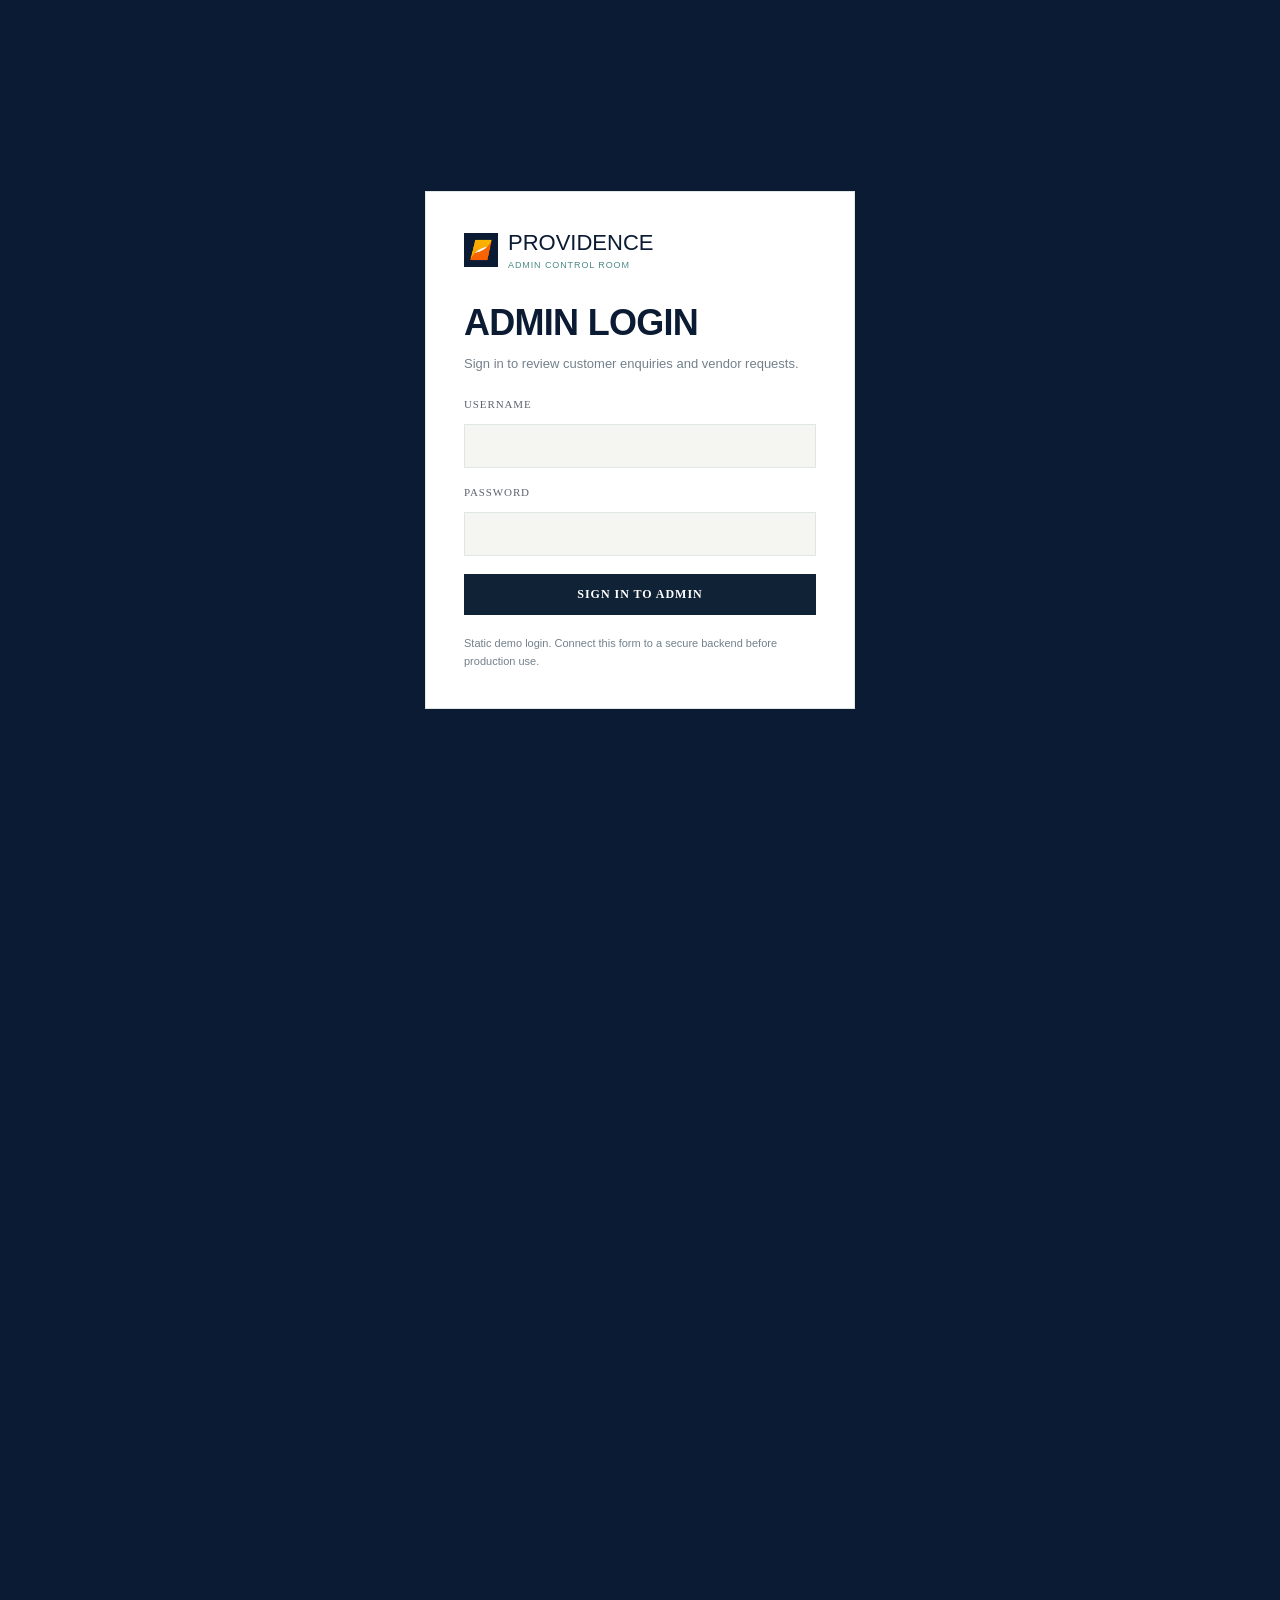
<file: admin.html>
<!DOCTYPE html>
<html lang="en">
<head>
<meta charset="UTF-8">
<meta name="viewport" content="width=device-width, initial-scale=1.0">
<title>Admin Dashboard | Providence Logistics</title>
<meta http-equiv="refresh" content="0; url=admin/index.html">
<link rel="icon" type="image/png" href="images/image.png">
<link rel="preconnect" href="https://fonts.googleapis.com">
<link rel="preconnect" href="https://fonts.gstatic.com" crossorigin>
<link href="https://fonts.googleapis.com/css2?family=Oswald:wght@400;500;600;700&family=Inter:wght@400;500;600;700;800&family=IBM+Plex+Mono:wght@400;500;600&display=swap" rel="stylesheet">
<link rel="stylesheet" href="css/style.css">
</head>
<body class="admin-body">
<div class="admin-shell">
  <aside class="admin-sidebar">
    <a href="index.html" class="brand"><span class="brand-mark">P</span><span class="brand-text"><b>Providence</b><span>Admin Control Room</span></span></a>
    <nav class="admin-nav" aria-label="Admin navigation">
      <a class="active" href="admin.html"><svg viewBox="0 0 24 24" fill="none" stroke="currentColor" stroke-width="1.8"><rect x="3" y="3" width="7" height="7"/><rect x="14" y="3" width="7" height="7"/><rect x="3" y="14" width="7" height="7"/><rect x="14" y="14" width="7" height="7"/></svg>Dashboard</a>
      <a href="enquiries.html"><svg viewBox="0 0 24 24" fill="none" stroke="currentColor" stroke-width="1.8"><rect x="3" y="5" width="18" height="15" rx="2"/><path d="M3 7l9 6 9-6"/></svg>Enquiries <span class="nav-count">12</span></a>
      <a href="vendor-enquiries.html"><svg viewBox="0 0 24 24" fill="none" stroke="currentColor" stroke-width="1.8"><path d="M4 20V7l8-4 8 4v13"/><path d="M9 20v-6h6v6M2 20h20"/></svg>Vendor Enquiries <span class="nav-count">7</span></a>
      <a href="index.html"><svg viewBox="0 0 24 24" fill="none" stroke="currentColor" stroke-width="1.8"><path d="M3 11l9-8 9 8"/><path d="M5 10v10h14V10"/></svg>View Website</a>
    </nav>
    <div class="admin-sidebar-foot">Operations console<br>Last sync: Today, 09:42 IST</div>
  </aside>
  <main class="admin-main">
    <header class="admin-topbar">
      <div><div class="admin-kicker">Monday, 07 September 2026</div><h1>Operations overview</h1><p>A live snapshot of Providence website activity and incoming requests.</p></div>
      <div class="admin-user"><span class="admin-avatar">AK</span><span>Admin / Control Room</span></div>
    </header>
    <section class="admin-stats" aria-label="Website summary">
      <article class="admin-stat"><span class="label">Total enquiries</span><strong>48</strong><span class="trend">+18% this month</span></article>
      <article class="admin-stat"><span class="label">New enquiries</span><strong>12</strong><span class="trend">5 need action today</span></article>
      <article class="admin-stat"><span class="label">Vendor enquiries</span><strong>07</strong><span class="trend">2 documents pending</span></article>
      <article class="admin-stat"><span class="label">Quote conversion</span><strong>34%</strong><span class="trend">+6% vs last month</span></article>
    </section>
    <div class="admin-grid">
      <section class="admin-panel">
        <div class="admin-panel-head"><div><h2>Enquiry volume</h2><p class="subhead">Customer and vendor requests received</p></div><span class="admin-link">Last 7 months</span></div>
        <div class="bar-chart" aria-label="Enquiry volume chart">
          <div class="bar-col"><div class="bar" style="height:44%"></div><span>Mar</span></div><div class="bar-col"><div class="bar" style="height:52%"></div><span>Apr</span></div><div class="bar-col"><div class="bar" style="height:48%"></div><span>May</span></div><div class="bar-col"><div class="bar" style="height:68%"></div><span>Jun</span></div><div class="bar-col"><div class="bar" style="height:62%"></div><span>Jul</span></div><div class="bar-col"><div class="bar" style="height:82%"></div><span>Aug</span></div><div class="bar-col"><div class="bar" style="height:96%"></div><span>Sep</span></div>
        </div>
      </section>
      <section class="admin-panel">
        <div class="admin-panel-head"><div><h2>Recent activity</h2><p class="subhead">Latest updates from the team</p></div></div>
        <div class="activity-list">
          <div class="activity-item"><div class="activity-icon">N</div><div><p>New fleet audit request from <b>HexaCore Systems</b></p><time>18 minutes ago</time></div></div>
          <div class="activity-item"><div class="activity-icon">V</div><div><p>Vendor documents uploaded by <b>MetroRide Mobility</b></p><time>1 hour ago</time></div></div>
          <div class="activity-item"><div class="activity-icon">Q</div><div><p>Quote marked ready for <b>Northstar Foods</b></p><time>3 hours ago</time></div></div>
          <div class="activity-item"><div class="activity-icon">A</div><div><p>New admin user added to the control room</p><time>Yesterday, 16:40</time></div></div>
        </div>
      </section>
      <section class="admin-panel">
        <div class="admin-panel-head"><div><h2>Latest enquiries</h2><p class="subhead">Customer requests needing attention</p></div><a class="admin-link" href="enquiries.html">View all &rarr;</a></div>
        <div class="admin-table-wrap"><table class="admin-table"><thead><tr><th>Requester</th><th>Service</th><th>Status</th><th>Received</th></tr></thead><tbody>
          <tr><td><span class="person">HexaCore Systems</span><span class="meta">Priya Raman</span></td><td>Employee Transport</td><td><span class="status new">New</span></td><td>18 min ago</td></tr>
          <tr><td><span class="person">Northstar Foods</span><span class="meta">Arjun Mehta</span></td><td>Freight &amp; Cargo</td><td><span class="status progress">In progress</span></td><td>Today</td></tr>
          <tr><td><span class="person">Vantage Finance</span><span class="meta">Meera Shah</span></td><td>Fleet Audit</td><td><span class="status review">Review</span></td><td>Yesterday</td></tr>
        </tbody></table></div>
      </section>
      <section class="admin-panel">
        <div class="admin-panel-head"><div><h2>Vendor pipeline</h2><p class="subhead">Partner onboarding status</p></div><a class="admin-link" href="vendor-enquiries.html">View all &rarr;</a></div>
        <div class="activity-list">
          <div class="activity-item"><div class="activity-icon">01</div><div><p><b>MetroRide Mobility</b> is ready for verification</p><time>2 documents pending</time></div></div>
          <div class="activity-item"><div class="activity-icon">02</div><div><p><b>GreenLine Travels</b> submitted 14 vehicles</p><time>Awaiting compliance review</time></div></div>
          <div class="activity-item"><div class="activity-icon">03</div><div><p><b>SwiftHaul Logistics</b> has been approved</p><time>Vendor ID PL-2048 created</time></div></div>
        </div>
      </section>
    </div>
  </main>
</div>
<script src="js/main.js"></script>
</body>
</html>
</file>
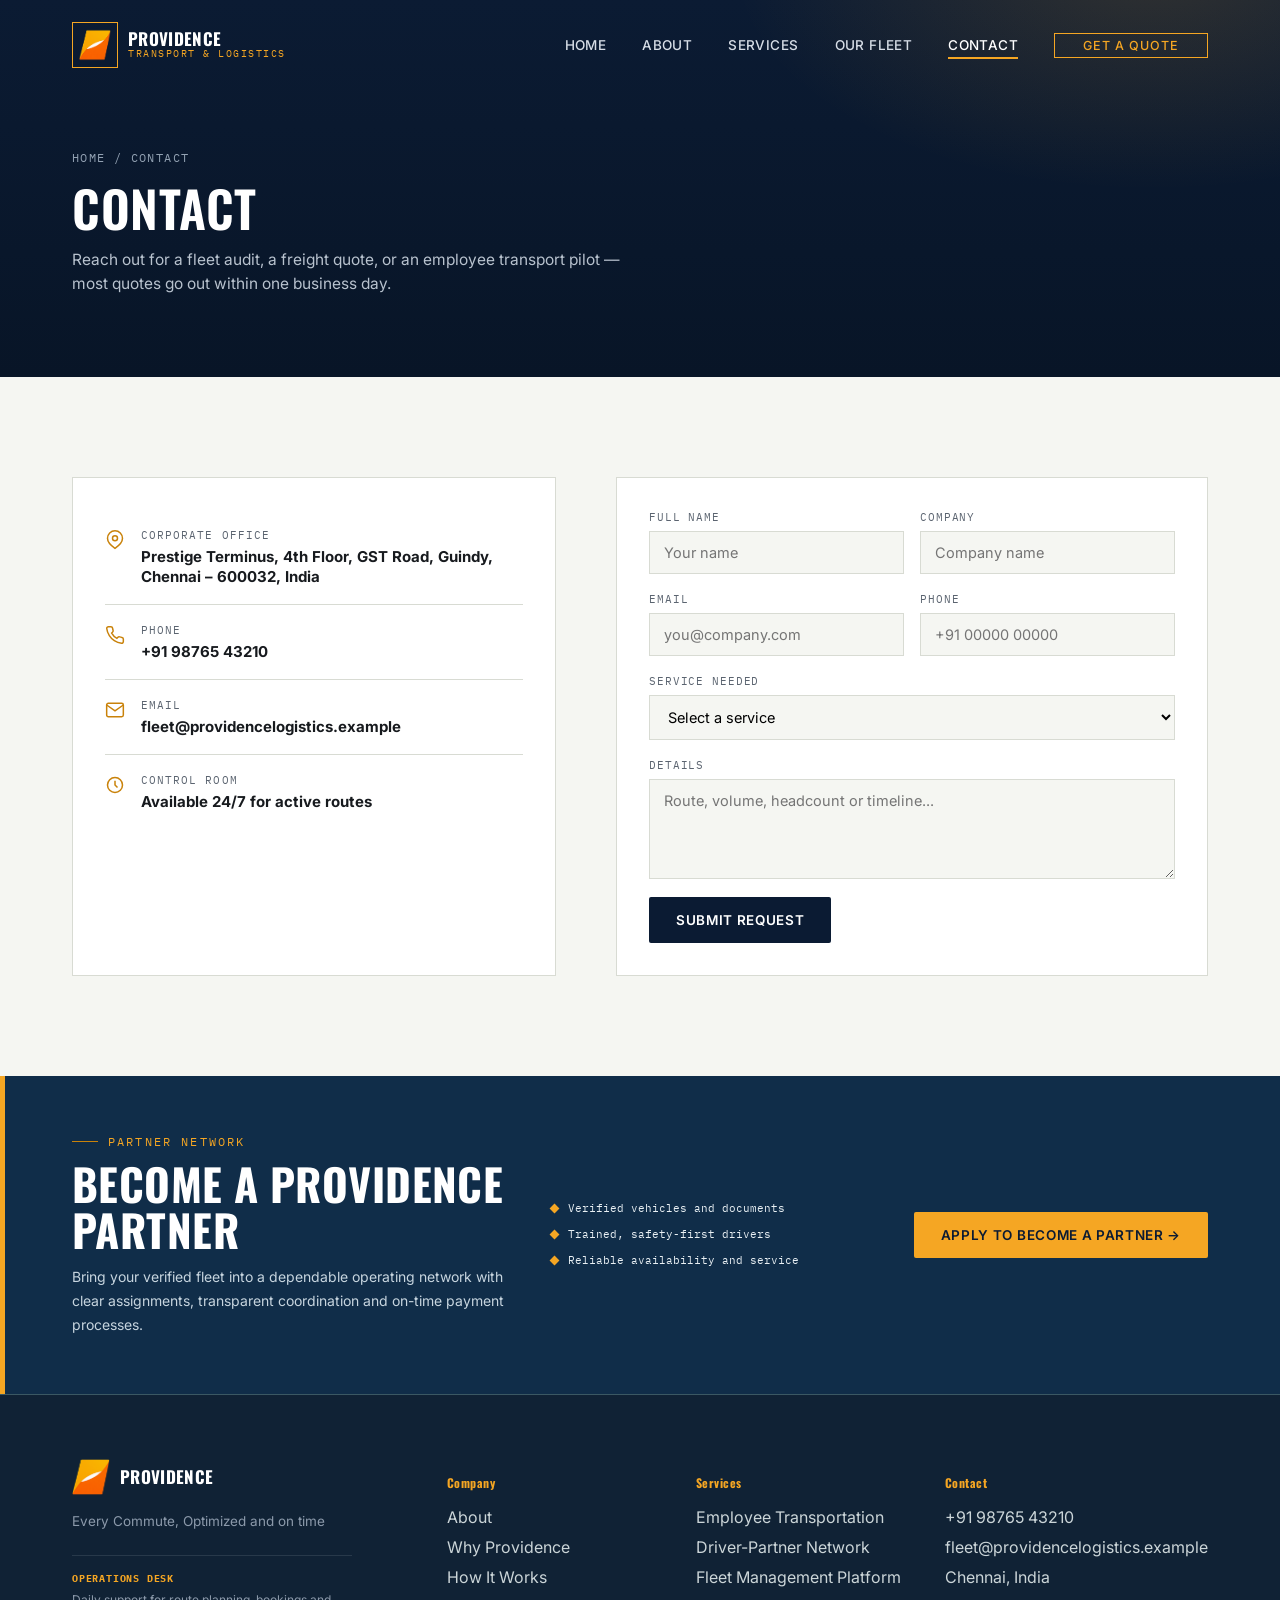
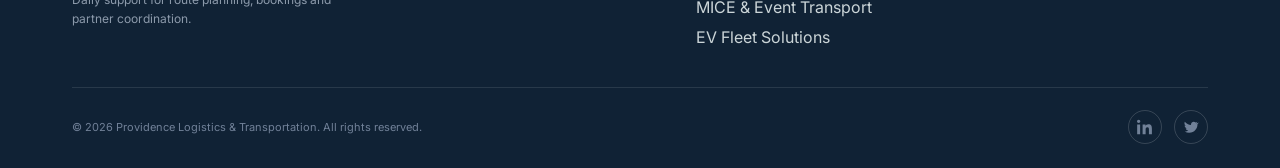
<file: contact.html>
<!DOCTYPE html>
<html lang="en">
<head>
<meta charset="UTF-8">
<meta name="viewport" content="width=device-width, initial-scale=1.0">
<title>Contact Us | Providence Logistics & Transportation</title>
<link rel="icon" type="image/png" href="images/image.png">
<meta name="description" content="Contact Providence Logistics and Transportation for a fleet audit, freight quote, or employee transport pilot.">
<link rel="preconnect" href="https://fonts.googleapis.com">
<link rel="preconnect" href="https://fonts.gstatic.com" crossorigin>
<link href="https://fonts.googleapis.com/css2?family=Barlow+Condensed:wght@400;500;600;700&family=Space+Grotesk:wght@400;500;600;700&family=Space+Mono:wght@400;700&display=swap" rel="stylesheet">
<link rel="stylesheet" href="css/style.css">
</head>
<body>

<div class="preloader" id="preloader" role="status" aria-label="Loading" tabindex="0">
  <img class="preloader-mark" src="images/image.png" alt="Providence">
  <span class="preloader-line" aria-hidden="true"></span>
</div>

<header class="site-nav" id="siteNav">
  <div class="wrap">
    <a href="index.html" class="brand">
      <img class="brand-logo" src="images/image.png" alt="Providence">
      <span class="brand-text"><b>Providence</b><span>Transport &amp; Logistics</span></span>
    </a>
    <button class="burger" id="burger" aria-label="Toggle menu" aria-expanded="false">
      <span></span><span></span><span></span>
    </button>
    <nav class="primary" id="primaryNav">
      <a href="index.html" class="nav-link">Home</a>
      <a href="about.html" class="nav-link">About</a>
      <a href="services.html" class="nav-link">Services</a>
      <a href="fleet.html" class="nav-link">Our Fleet</a>
      <a href="contact.html" class="nav-link">Contact</a>
      <a href="contact.html" class="nav-cta">Get a Quote</a>
    </nav>
  </div>
</header>

<main>

  <section class="page-hero">
    <div class="wrap">
      <div class="breadcrumb"><a href="index.html">Home</a> / Contact</div>
      <h1>Contact</h1>
      <p>Reach out for a fleet audit, a freight quote, or an employee transport pilot &mdash; most quotes go out within one business day.</p>
    </div>
  </section>

  <section>
    <div class="wrap">
      <div class="contact-grid">
        <div class="info-card reveal">
          <div class="info-row">
            <svg viewBox="0 0 24 24" fill="none" stroke="currentColor" stroke-width="1.8"><path d="M21 10c0 6-9 12-9 12s-9-6-9-12a9 9 0 0118 0z"/><circle cx="12" cy="10" r="3"/></svg>
            <div><div class="lbl">Corporate Office</div><b>Prestige Terminus, 4th Floor, GST Road, Guindy, Chennai &ndash; 600032, India</b></div>
          </div>
          <div class="info-row">
            <svg viewBox="0 0 24 24" fill="none" stroke="currentColor" stroke-width="1.8"><path d="M22 16.9v3a2 2 0 01-2.2 2 19.8 19.8 0 01-8.6-3.1 19.5 19.5 0 01-6-6A19.8 19.8 0 012.1 4.2 2 2 0 014.1 2h3a2 2 0 012 1.7c.1.9.3 1.8.6 2.7a2 2 0 01-.5 2.1L8 9.7a16 16 0 006.3 6.3l1.2-1.2a2 2 0 012.1-.5c.9.3 1.8.5 2.7.6a2 2 0 011.7 2.1z"/></svg>
            <div><div class="lbl">Phone</div><b>+91 98765 43210</b></div>
          </div>
          <div class="info-row">
            <svg viewBox="0 0 24 24" fill="none" stroke="currentColor" stroke-width="1.8"><rect x="2" y="4" width="20" height="16" rx="2"/><path d="M2 6l10 7 10-7"/></svg>
            <div><div class="lbl">Email</div><b>fleet@providencelogistics.example</b></div>
          </div>
          <div class="info-row">
            <svg viewBox="0 0 24 24" fill="none" stroke="currentColor" stroke-width="1.8"><circle cx="12" cy="12" r="9"/><path d="M12 7v5l3 3"/></svg>
            <div><div class="lbl">Control Room</div><b>Available 24/7 for active routes</b></div>
          </div>
        </div>

        <form class="quote reveal" id="quoteForm" novalidate>
          <div class="form-row">
            <div class="field" data-field="name">
              <label for="f-name">Full Name</label>
              <input id="f-name" name="name" type="text" placeholder="Your name" required>
              <span class="err">Please enter your name.</span>
            </div>
            <div class="field" data-field="company">
              <label for="f-company">Company</label>
              <input id="f-company" name="company" type="text" placeholder="Company name">
            </div>
          </div>
          <div class="form-row">
            <div class="field" data-field="email">
              <label for="f-email">Email</label>
              <input id="f-email" name="email" type="email" placeholder="you@company.com" required>
              <span class="err">Enter a valid email address.</span>
            </div>
            <div class="field" data-field="phone">
              <label for="f-phone">Phone</label>
              <input id="f-phone" name="phone" type="tel" placeholder="+91 00000 00000" required>
              <span class="err">Please enter a phone number.</span>
            </div>
          </div>
          <div class="field" data-field="service">
            <label for="f-service">Service Needed</label>
            <select id="f-service" name="service" required>
              <option value="">Select a service</option>
              <option>Employee Transportation</option>
              <option>Driver-Partner Network</option>
              <option>Fleet Management Platform</option>
              <option>MICE &amp; Event Transport</option>
              <option>EV Fleet Solutions</option>
            </select>
            <span class="err">Please select a service.</span>
          </div>
          <div class="field" data-field="message">
            <label for="f-message">Details</label>
            <textarea id="f-message" name="message" placeholder="Route, volume, headcount or timeline..."></textarea>
          </div>
          <div class="submit-row">
            <button type="submit" class="btn btn-dark">Submit Request</button>
            <span class="form-msg" id="formMsg">
              <svg width="16" height="16" viewBox="0 0 24 24" fill="none" stroke="currentColor" stroke-width="2"><path d="M20 6L9 17l-5-5"/></svg>
              Request received &mdash; we'll follow up shortly.
            </span>
          </div>
        </form>
      </div>
    </div>
  </section>

</main>

<section class="partner-callout"><div class="wrap"><div class="partner-callout-copy"><div class="eyebrow">Partner Network</div><h2>Become a Providence partner</h2><p>Bring your verified fleet into a dependable operating network with clear assignments, transparent coordination and on-time payment processes.</p></div><div class="partner-rules"><span>Verified vehicles and documents</span><span>Trained, safety-first drivers</span><span>Reliable availability and service</span></div><a href="vendor-enquiries.html" class="btn btn-amber">Apply to Become a Partner &rarr;</a></div></section>

<footer>
  <div class="wrap">
    <div class="foot-grid">
      <div>
        <div class="brand" style="margin-bottom:14px;">
          <img class="brand-logo" src="images/image.png" alt="Providence">
          <span class="brand-text"><b style="color:#fff;">Providence</b></span>
        </div>
        <p style="font-size:13.5px;line-height:1.7;max-width:280px;color:#8C9AAB;">Every Commute, Optimized and on time</p>
        <div class="foot-note"><strong>Operations desk</strong><span>Daily support for route planning, bookings and partner coordination.</span></div>
      </div>
      <div>
        <h4>Company</h4>
        <ul>
          <li><a href="about.html">About</a></li>
          <li><a href="about.html#why">Why Providence</a></li>
          <li><a href="services.html#process">How It Works</a></li>
        </ul>
      </div>
      <div>
        <h4>Services</h4>
        <ul>
          <li><a href="services.html">Employee Transportation</a></li>
          <li><a href="services.html">Driver-Partner Network</a></li>
          <li><a href="services.html">Fleet Management Platform</a></li>
          <li><a href="services.html">MICE &amp; Event Transport</a></li>
          <li><a href="services.html">EV Fleet Solutions</a></li>
        </ul>
      </div>
      <div>
        <h4>Contact</h4>
        <ul>
          <li>+91 98765 43210</li>
          <li>fleet@providencelogistics.example</li>
          <li>Chennai, India</li>
        </ul>
      </div>
    </div>
    <div class="foot-bottom">
      <span>&copy; 2026 Providence Logistics &amp; Transportation. All rights reserved.</span>
      <div class="foot-social">
        <a href="#" aria-label="LinkedIn"><svg width="16" height="16" viewBox="0 0 24 24" fill="currentColor"><path d="M4.98 3.5C4.98 4.88 3.87 6 2.5 6S0 4.88 0 3.5 1.12 1 2.5 1 4.98 2.12 4.98 3.5zM.24 8.24H4.7V23H.24V8.24zM8.4 8.24h4.28v2.02h.06c.6-1.13 2.06-2.32 4.24-2.32 4.53 0 5.37 2.98 5.37 6.86V23h-4.46v-6.94c0-1.65-.03-3.78-2.3-3.78-2.3 0-2.65 1.8-2.65 3.66V23H8.4V8.24z"/></svg></a>
        <a href="#" aria-label="Twitter"><svg width="16" height="16" viewBox="0 0 24 24" fill="currentColor"><path d="M22 5.9c-.7.3-1.5.6-2.3.7.8-.5 1.5-1.3 1.8-2.3-.8.5-1.7.8-2.6 1-1.5-1.6-4-1.7-5.6-.2-1 1-1.5 2.4-1.2 3.8C8.3 8.8 5 7 2.8 4.2c-1.2 2-.6 4.6 1.4 5.9-.6 0-1.3-.2-1.8-.5v.1c0 2.1 1.5 3.9 3.5 4.3-.6.2-1.3.2-1.9.1.5 1.7 2.1 3 4 3-1.5 1.2-3.4 1.8-5.4 1.6 2 1.3 4.3 2 6.7 2 8 0 12.4-6.6 12.4-12.4v-.6c.9-.6 1.6-1.4 2.2-2.3z"/></svg></a>
      </div>
    </div>
  </div>
</footer>

<button id="toTop" aria-label="Back to top">
  <svg width="18" height="18" viewBox="0 0 24 24" fill="none" stroke="currentColor" stroke-width="2.2"><path d="M12 19V5M5 12l7-7 7 7"/></svg>
</button>

<script src="js/main.js"></script>
</body>
</html>
</file>
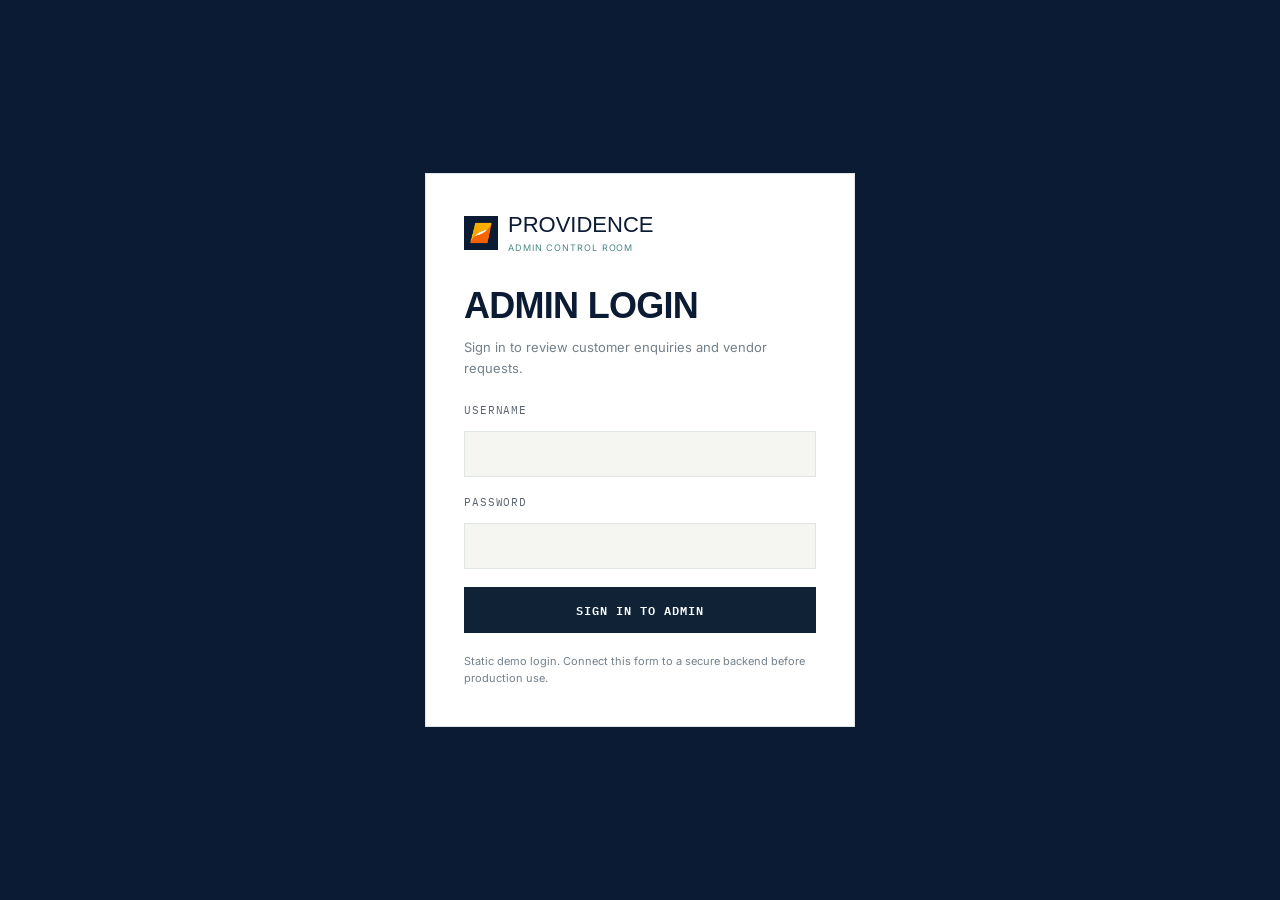
<file: enquiries.html>
<!DOCTYPE html>
<html lang="en">
<head>
<meta charset="UTF-8">
<meta name="viewport" content="width=device-width, initial-scale=1.0">
<title>Enquiries | Providence Admin</title>
<meta http-equiv="refresh" content="0; url=admin/enquiries.html">
<link rel="icon" type="image/png" href="images/image.png">
<link rel="preconnect" href="https://fonts.googleapis.com"><link rel="preconnect" href="https://fonts.gstatic.com" crossorigin>
<link href="https://fonts.googleapis.com/css2?family=Oswald:wght@400;500;600;700&family=Inter:wght@400;500;600;700;800&family=IBM+Plex+Mono:wght@400;500;600&display=swap" rel="stylesheet"><link rel="stylesheet" href="css/style.css">
</head>
<body class="admin-body">
<div class="admin-shell">
  <aside class="admin-sidebar"><a href="index.html" class="brand"><span class="brand-mark">P</span><span class="brand-text"><b>Providence</b><span>Admin Control Room</span></span></a><nav class="admin-nav" aria-label="Admin navigation"><a href="admin.html"><svg viewBox="0 0 24 24" fill="none" stroke="currentColor" stroke-width="1.8"><rect x="3" y="3" width="7" height="7"/><rect x="14" y="3" width="7" height="7"/><rect x="3" y="14" width="7" height="7"/><rect x="14" y="14" width="7" height="7"/></svg>Dashboard</a><a class="active" href="enquiries.html"><svg viewBox="0 0 24 24" fill="none" stroke="currentColor" stroke-width="1.8"><rect x="3" y="5" width="18" height="15" rx="2"/><path d="M3 7l9 6 9-6"/></svg>Enquiries <span class="nav-count">12</span></a><a href="vendor-enquiries.html"><svg viewBox="0 0 24 24" fill="none" stroke="currentColor" stroke-width="1.8"><path d="M4 20V7l8-4 8 4v13"/><path d="M9 20v-6h6v6M2 20h20"/></svg>Vendor Enquiries <span class="nav-count">7</span></a><a href="index.html"><svg viewBox="0 0 24 24" fill="none" stroke="currentColor" stroke-width="1.8"><path d="M3 11l9-8 9 8"/><path d="M5 10v10h14V10"/></svg>View Website</a></nav><div class="admin-sidebar-foot">Operations console<br>Last sync: Today, 09:42 IST</div></aside>
  <main class="admin-main"><header class="admin-topbar"><div><div class="admin-kicker">Customer requests</div><h1>Enquiries</h1><p>Review quote requests and route them to the right operations owner.</p></div><div class="admin-user"><span class="admin-avatar">AK</span><span>Admin / Control Room</span></div></header>
    <section class="admin-panel"><div class="admin-toolbar"><div class="admin-filters" data-filter-group="enquiries"><button class="admin-filter active" data-filter="all" type="button">All <span>(12)</span></button><button class="admin-filter" data-filter="new" type="button">New <span>(5)</span></button><button class="admin-filter" data-filter="progress" type="button">In progress <span>(4)</span></button><button class="admin-filter" data-filter="closed" type="button">Closed <span>(3)</span></button></div><input class="admin-search" data-table-search="enquiries" type="search" placeholder="Search enquiries..." aria-label="Search enquiries"></div>
      <div class="admin-table-wrap"><table class="admin-table" data-admin-table="enquiries"><thead><tr><th>Requester</th><th>Contact</th><th>Service</th><th>Location</th><th>Status</th><th>Received</th></tr></thead><tbody>
        <tr data-status="new"><td><span class="person">HexaCore Systems</span><span class="meta">Priya Raman</span></td><td>priya@hexacore.in<span class="meta">+91 98450 21872</span></td><td>Employee Transport</td><td>Chennai</td><td><span class="status new">New</span></td><td>18 min ago</td></tr>
        <tr data-status="new"><td><span class="person">BlueArc Technologies</span><span class="meta">Karthik Rao</span></td><td>karthik@bluearc.in<span class="meta">+91 98840 11720</span></td><td>Fleet Audit</td><td>Bengaluru</td><td><span class="status new">New</span></td><td>Today, 08:55</td></tr>
        <tr data-status="progress"><td><span class="person">Northstar Foods</span><span class="meta">Arjun Mehta</span></td><td>arjun@northstar.in<span class="meta">+91 99162 44102</span></td><td>Freight &amp; Cargo</td><td>Hyderabad</td><td><span class="status progress">In progress</span></td><td>Yesterday</td></tr>
        <tr data-status="progress"><td><span class="person">Vantage Finance</span><span class="meta">Meera Shah</span></td><td>meera@vantage.in<span class="meta">+91 98451 33018</span></td><td>Corporate Rentals</td><td>Mumbai</td><td><span class="status progress">In progress</span></td><td>05 Sep</td></tr>
        <tr data-status="closed"><td><span class="person">Orbit Manufacturing</span><span class="meta">Nikhil Joseph</span></td><td>nikhil@orbit.in<span class="meta">+91 97890 55214</span></td><td>Warehousing</td><td>Chennai</td><td><span class="status closed">Closed</span></td><td>03 Sep</td></tr>
        <tr data-status="closed"><td><span class="person">Aster Events</span><span class="meta">Rhea Menon</span></td><td>rhea@aster.in<span class="meta">+91 98403 90442</span></td><td>MICE Transport</td><td>Delhi NCR</td><td><span class="status closed">Closed</span></td><td>01 Sep</td></tr>
      </tbody></table><div class="admin-empty">No enquiries match your search.</div></div>
    </section>
  </main>
</div><script src="js/main.js"></script>
</body>
</html>
</file>
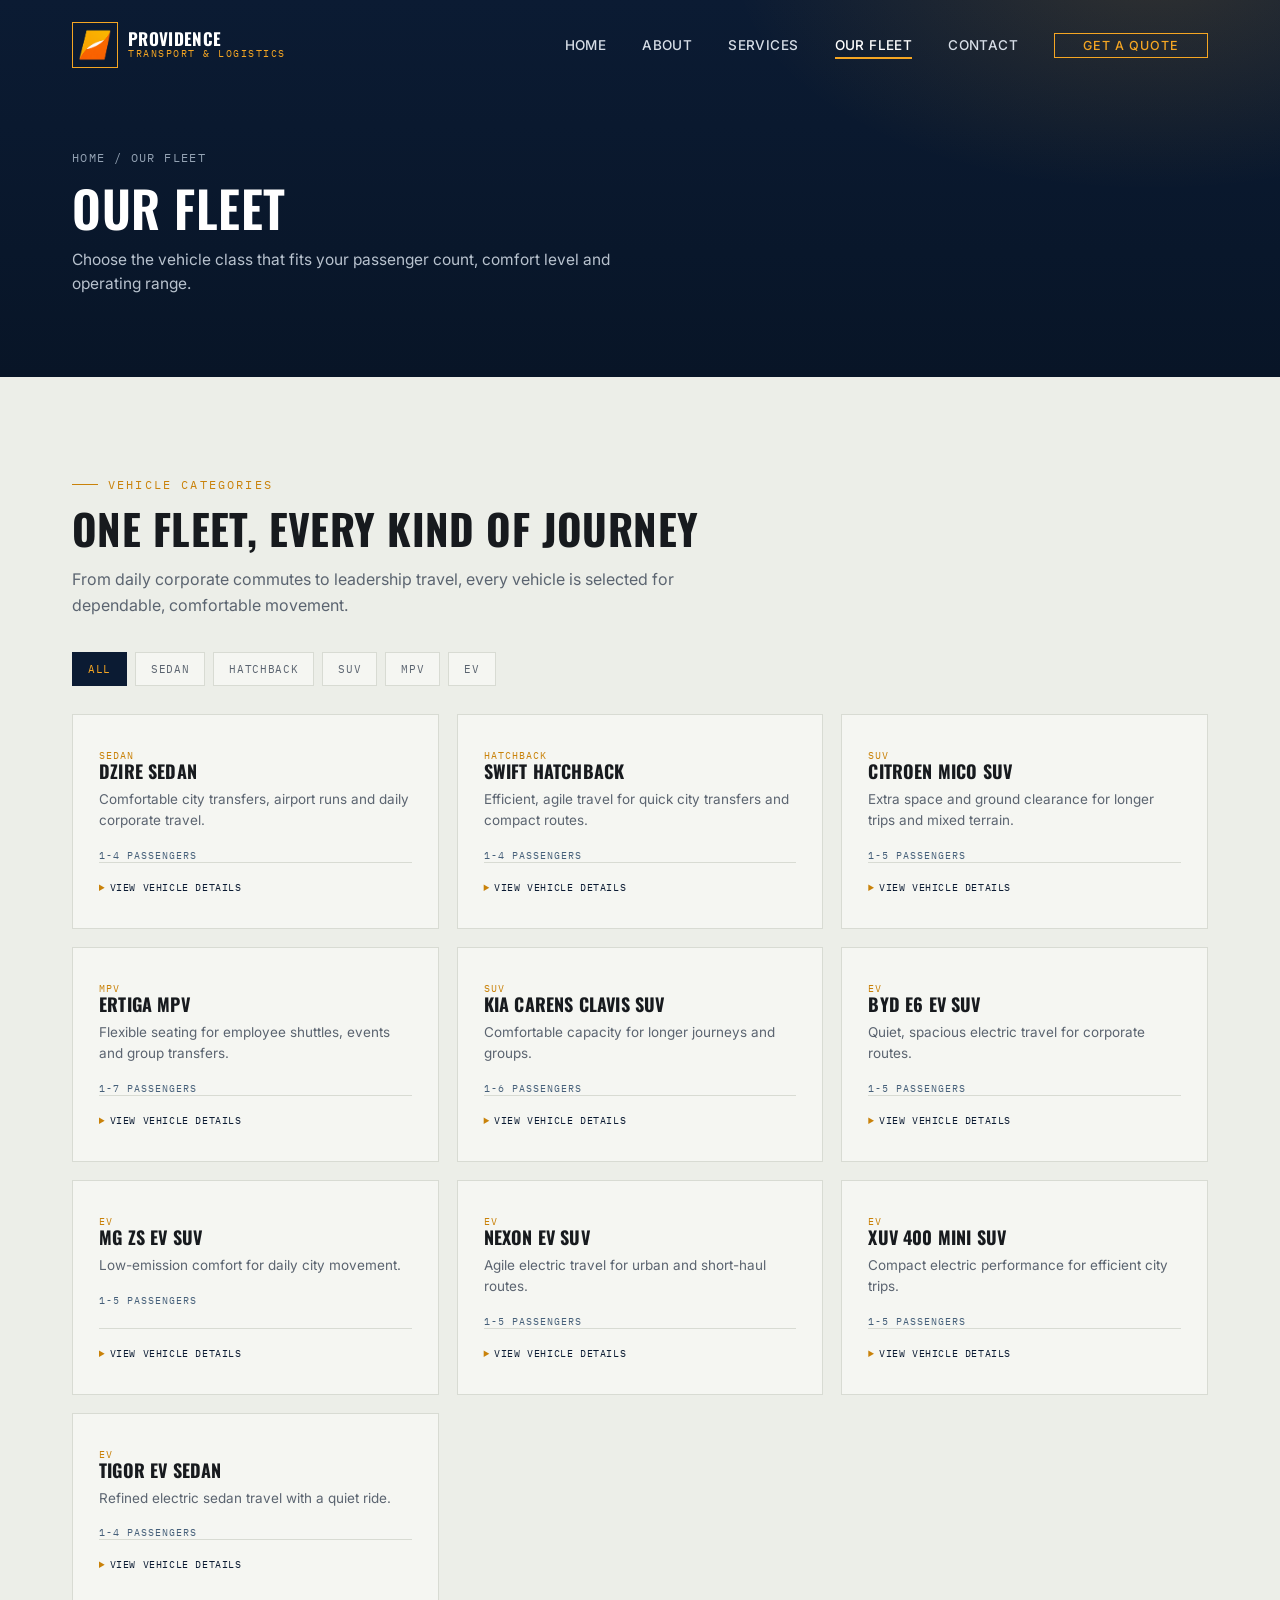
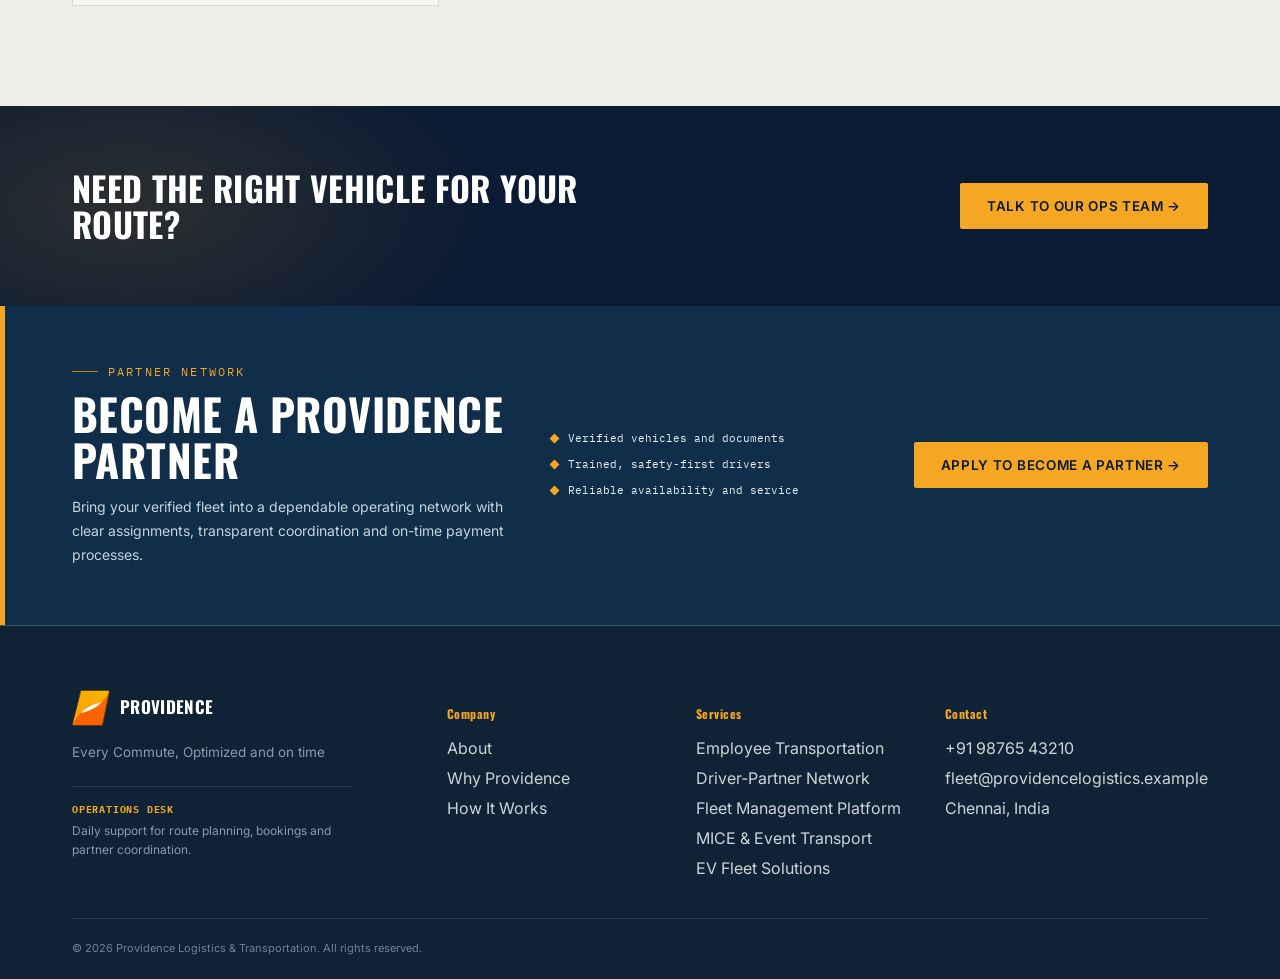
<file: fleet.html>
<!DOCTYPE html>
<html lang="en">
<head>
<meta charset="UTF-8">
<meta name="viewport" content="width=device-width, initial-scale=1.0">
<title>Our Fleet | Providence Logistics &amp; Transportation</title>
<link rel="icon" type="image/png" href="images/image.png">
<meta name="description" content="Explore Providence's fleet of sedans, hatchbacks, SUVs, MPVs, luxury vehicles and electric vehicles for every corporate route.">
<link rel="preconnect" href="https://fonts.googleapis.com">
<link rel="preconnect" href="https://fonts.gstatic.com" crossorigin>
<link href="https://fonts.googleapis.com/css2?family=Barlow+Condensed:wght@400;500;600;700&family=Space+Grotesk:wght@400;500;600;700&family=Space+Mono:wght@400;700&display=swap" rel="stylesheet">
<link rel="stylesheet" href="css/style.css">
</head>
<body>

<div class="preloader" id="preloader" role="status" aria-label="Loading" tabindex="0">
  <img class="preloader-mark" src="images/image.png" alt="Providence">
  <span class="preloader-line" aria-hidden="true"></span>
</div>

<header class="site-nav" id="siteNav">
  <div class="wrap">
    <a href="index.html" class="brand">
      <img class="brand-logo" src="images/image.png" alt="Providence">
      <span class="brand-text"><b>Providence</b><span>Transport &amp; Logistics</span></span>
    </a>
    <button class="burger" id="burger" aria-label="Toggle menu" aria-expanded="false">
      <span></span><span></span><span></span>
    </button>
    <nav class="primary" id="primaryNav">
      <a href="index.html" class="nav-link">Home</a>
      <a href="about.html" class="nav-link">About</a>
      <a href="services.html" class="nav-link">Services</a>
      <a href="fleet.html" class="nav-link">Our Fleet</a>
      <a href="contact.html" class="nav-link">Contact</a>
      <a href="contact.html" class="nav-cta">Get a Quote</a>
    </nav>
  </div>
</header>

<main>
  <section class="page-hero">
    <div class="wrap">
      <div class="breadcrumb"><a href="index.html">Home</a> / Our Fleet</div>
      <h1>Our Fleet</h1>
      <p>Choose the vehicle class that fits your passenger count, comfort level and operating range.</p>
    </div>
  </section>

  <section class="vehicle-catalog">
    <div class="wrap">
      <div class="section-head reveal">
        <div class="eyebrow">Vehicle Categories</div>
        <h2>One fleet, every kind of journey</h2>
        <p>From daily corporate commutes to leadership travel, every vehicle is selected for dependable, comfortable movement.</p>
      </div>
      <div class="vehicle-filters" role="group" aria-label="Filter vehicle categories">
        <button class="vehicle-filter active" type="button" data-filter="all" aria-pressed="true">All</button>
        <button class="vehicle-filter" type="button" data-filter="sedan" aria-pressed="false">Sedan</button>
        <button class="vehicle-filter" type="button" data-filter="hatchback" aria-pressed="false">Hatchback</button>
        <button class="vehicle-filter" type="button" data-filter="suv" aria-pressed="false">SUV</button>
        <button class="vehicle-filter" type="button" data-filter="mpv" aria-pressed="false">MPV</button>
        <button class="vehicle-filter" type="button" data-filter="ev" aria-pressed="false">EV</button>
      </div>
      <div class="vehicle-grid">
        <article class="vehicle-card" data-category="sedan">
          <span class="vehicle-type">Sedan</span>
          <h3>Dzire Sedan</h3>
          <p>Comfortable city transfers, airport runs and daily corporate travel.</p>
          <span class="vehicle-capacity">1-4 passengers</span>
          <details class="vehicle-details"><summary>View vehicle details</summary><p>Best for executive commutes, airport transfers and dependable daily routes.</p><strong>Comfort: 4 seats · Route: city and highway</strong></details>
        </article>
        <article class="vehicle-card" data-category="hatchback">
          <span class="vehicle-type">Hatchback</span>
          <h3>Swift Hatchback</h3>
          <p>Efficient, agile travel for quick city transfers and compact routes.</p>
          <span class="vehicle-capacity">1-4 passengers</span>
          <details class="vehicle-details"><summary>View vehicle details</summary><p>Easy city movement for short transfers, site visits and everyday business travel.</p><strong>Comfort: 4 seats · Route: city and compact routes</strong></details>
        </article>
        <article class="vehicle-card" data-category="suv">
          <span class="vehicle-type">SUV</span>
          <h3>Citroen Mico SUV</h3>
          <p>Extra space and ground clearance for longer trips and mixed terrain.</p>
          <span class="vehicle-capacity">1-5 passengers</span>
          <details class="vehicle-details"><summary>View vehicle details</summary><p>Extra room and clearance for longer trips, changing road conditions and luggage.</p><strong>Comfort: 5 seats · Route: city and mixed terrain</strong></details>
        </article>
        <article class="vehicle-card" data-category="mpv">
          <span class="vehicle-type">MPV</span>
          <h3>Ertiga MPV</h3>
          <p>Flexible seating for employee shuttles, events and group transfers.</p>
          <span class="vehicle-capacity">1-7 passengers</span>
          <details class="vehicle-details"><summary>View vehicle details</summary><p>Flexible seating for employee shuttles, events and group transfers.</p><strong>Comfort: 7 seats · Route: group and event travel</strong></details>
        </article>
        <article class="vehicle-card" data-category="suv">
          <span class="vehicle-type">SUV</span>
          <h3>Kia Carens Clavis SUV</h3>
          <p>Comfortable capacity for longer journeys and groups.</p>
          <span class="vehicle-capacity">1-6 passengers</span>
          <details class="vehicle-details"><summary>View vehicle details</summary><p>Comfortable capacity for longer journeys, family groups and leadership travel.</p><strong>Comfort: 6 seats · Route: intercity and highway</strong></details>
        </article>
        <article class="vehicle-card" data-category="ev">
          <span class="vehicle-type">EV</span>
          <h3>BYD E6 EV SUV</h3>
          <p>Quiet, spacious electric travel for corporate routes.</p>
          <span class="vehicle-capacity">1-5 passengers</span>
          <details class="vehicle-details"><summary>View vehicle details</summary><p>Quiet, spacious electric travel for corporate routes with reduced emissions.</p><strong>Comfort: 5 seats · Route: urban and scheduled routes</strong></details>
        </article>
        <article class="vehicle-card" data-category="ev">
          <span class="vehicle-type">EV</span>
          <h3>MG ZS EV SUV</h3>
          <p>Low-emission comfort for daily city movement.</p>
          <span class="vehicle-capacity">1-5 passengers</span>
          <details class="vehicle-details"><summary>View vehicle details</summary><p>Low-emission comfort for daily city movement and short business trips.</p><strong>Comfort: 5 seats · Route: city and short-haul</strong></details>
        </article>
        <article class="vehicle-card" data-category="ev">
          <span class="vehicle-type">EV</span>
          <h3>Nexon EV SUV</h3>
          <p>Agile electric travel for urban and short-haul routes.</p>
          <span class="vehicle-capacity">1-5 passengers</span>
          <details class="vehicle-details"><summary>View vehicle details</summary><p>Agile electric travel for urban routes and efficient short-haul assignments.</p><strong>Comfort: 5 seats · Route: urban and short-haul</strong></details>
        </article>
        <article class="vehicle-card" data-category="suv">
          <span class="vehicle-type">EV</span>
          <h3>XUV 400 Mini SUV</h3>
          <p>Compact electric performance for efficient city trips.</p>
          <span class="vehicle-capacity">1-5 passengers</span>
          <details class="vehicle-details"><summary>View vehicle details</summary><p>Compact electric performance for efficient city trips and quick transfers.</p><strong>Comfort: 5 seats · Route: urban and compact routes</strong></details>
        </article>
        <article class="vehicle-card" data-category="ev">
          <span class="vehicle-type">EV</span>
          <h3>Tigor EV Sedan</h3>
          <p>Refined electric sedan travel with a quiet ride.</p>
          <span class="vehicle-capacity">1-4 passengers</span>
          <details class="vehicle-details"><summary>View vehicle details</summary><p>Refined electric sedan travel with a quiet ride for professional passengers.</p><strong>Comfort: 4 seats · Route: city and executive travel</strong></details>
        </article>
      </div>
      <p class="fleet-empty" hidden>No vehicles are currently listed in this category.</p>
    </div>
  </section>

  <section class="cta-banner" style="padding:64px 0;">
    <div class="wrap cta-inner">
      <h2>Need the right vehicle for your route?</h2>
      <a href="contact.html" class="btn btn-amber">Talk to Our Ops Team &rarr;</a>
    </div>
  </section>
</main>

<section class="partner-callout"><div class="wrap"><div class="partner-callout-copy"><div class="eyebrow">Partner Network</div><h2>Become a Providence partner</h2><p>Bring your verified fleet into a dependable operating network with clear assignments, transparent coordination and on-time payment processes.</p></div><div class="partner-rules"><span>Verified vehicles and documents</span><span>Trained, safety-first drivers</span><span>Reliable availability and service</span></div><a href="vendor-enquiries.html" class="btn btn-amber">Apply to Become a Partner &rarr;</a></div></section>

<footer>
  <div class="wrap">
    <div class="foot-grid">
      <div>
        <div class="brand" style="margin-bottom:14px;">
          <img class="brand-logo" src="images/image.png" alt="Providence">
          <span class="brand-text"><b style="color:#fff;">Providence</b></span>
        </div>
        <p style="font-size:13.5px;line-height:1.7;max-width:280px;color:#8C9AAB;">Every Commute, Optimized and on time</p>
        <div class="foot-note"><strong>Operations desk</strong><span>Daily support for route planning, bookings and partner coordination.</span></div>
      </div>
      <div>
        <h4>Company</h4>
        <ul>
          <li><a href="about.html">About</a></li>
          <li><a href="about.html#why">Why Providence</a></li>
          <li><a href="services.html#process">How It Works</a></li>
        </ul>
      </div>
      <div>
        <h4>Services</h4>
        <ul>
          <li><a href="services.html">Employee Transportation</a></li>
          <li><a href="services.html">Driver-Partner Network</a></li>
          <li><a href="services.html">Fleet Management Platform</a></li>
          <li><a href="services.html">MICE &amp; Event Transport</a></li>
          <li><a href="services.html">EV Fleet Solutions</a></li>
        </ul>
      </div>
      <div>
        <h4>Contact</h4>
        <ul>
          <li>+91 98765 43210</li>
          <li>fleet@providencelogistics.example</li>
          <li>Chennai, India</li>
        </ul>
      </div>
    </div>
    <div class="foot-bottom">
      <span>&copy; 2026 Providence Logistics &amp; Transportation. All rights reserved.</span>
    </div>
  </div>
</footer>

<button id="toTop" aria-label="Back to top">
  <svg width="18" height="18" viewBox="0 0 24 24" fill="none" stroke="currentColor" stroke-width="2.2"><path d="M12 19V5M5 12l7-7 7 7"/></svg>
</button>

<script src="js/main.js"></script>
</body>
</html>
</file>
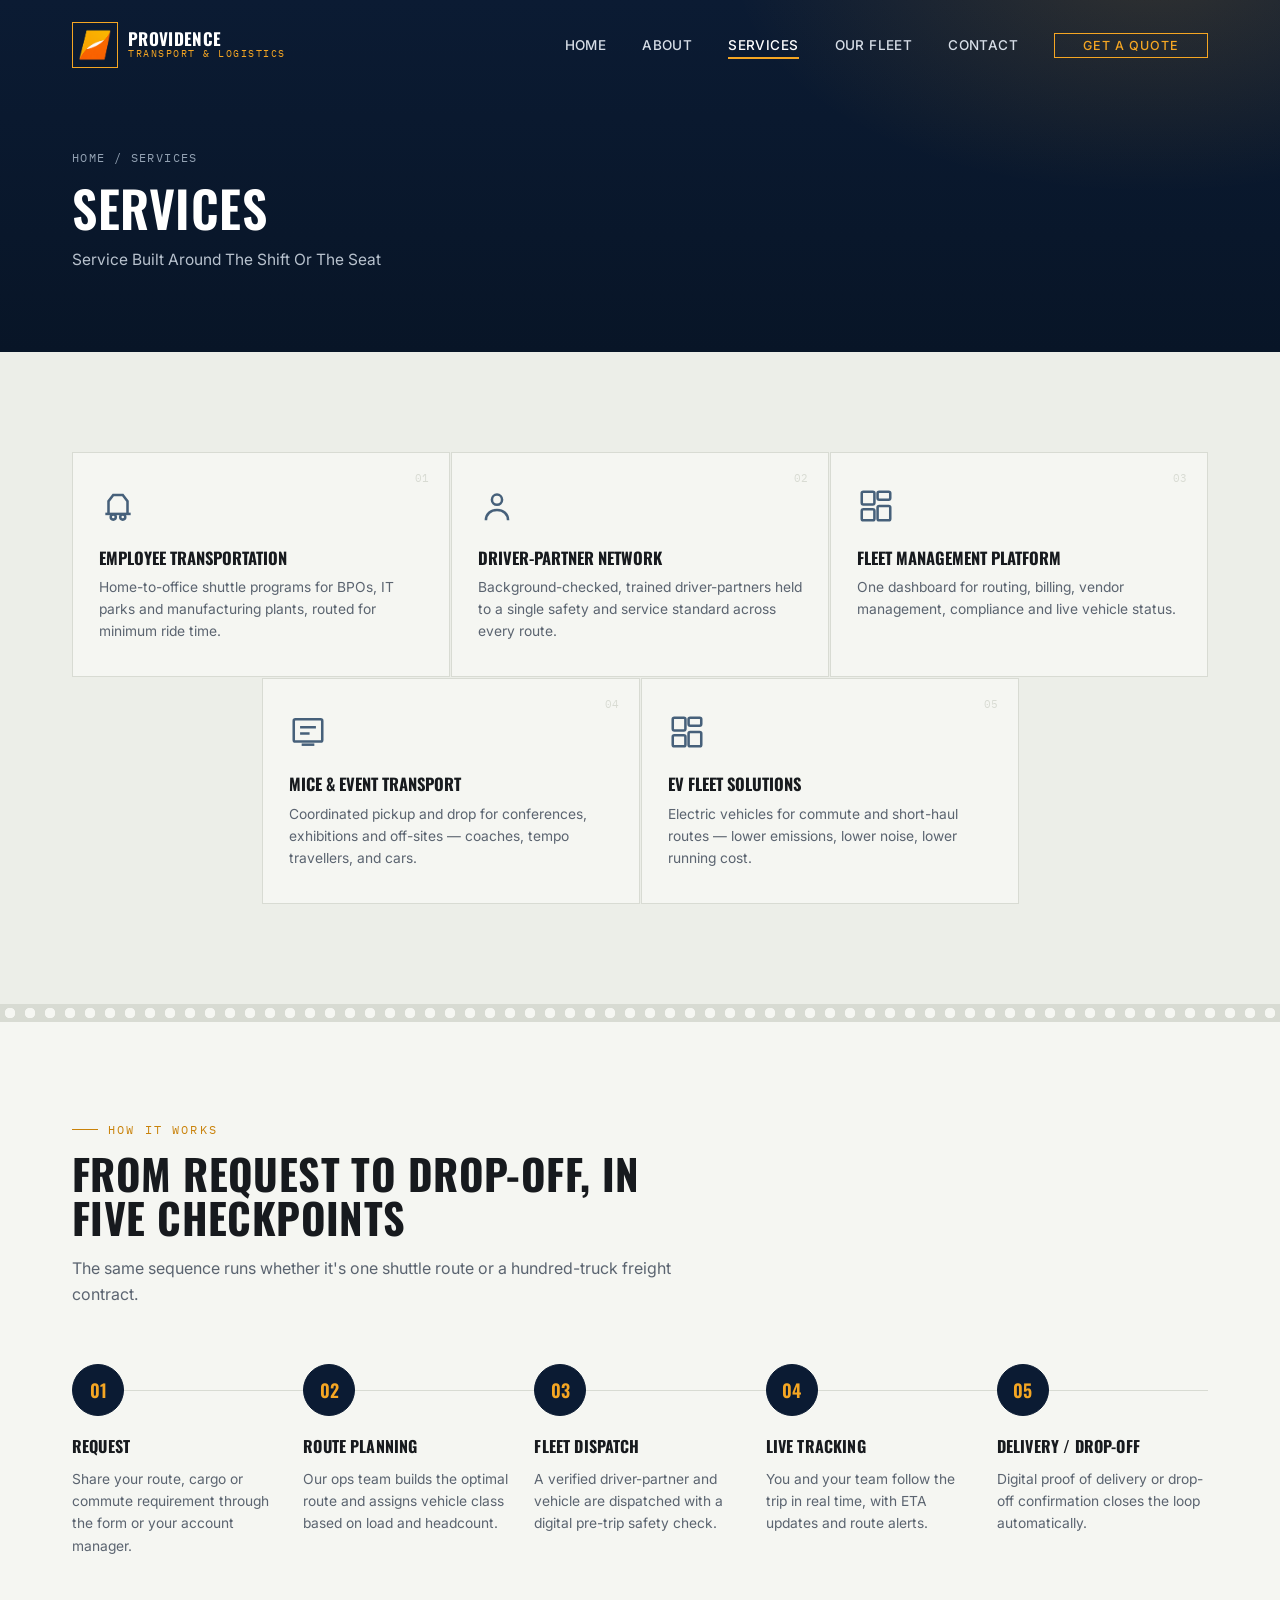
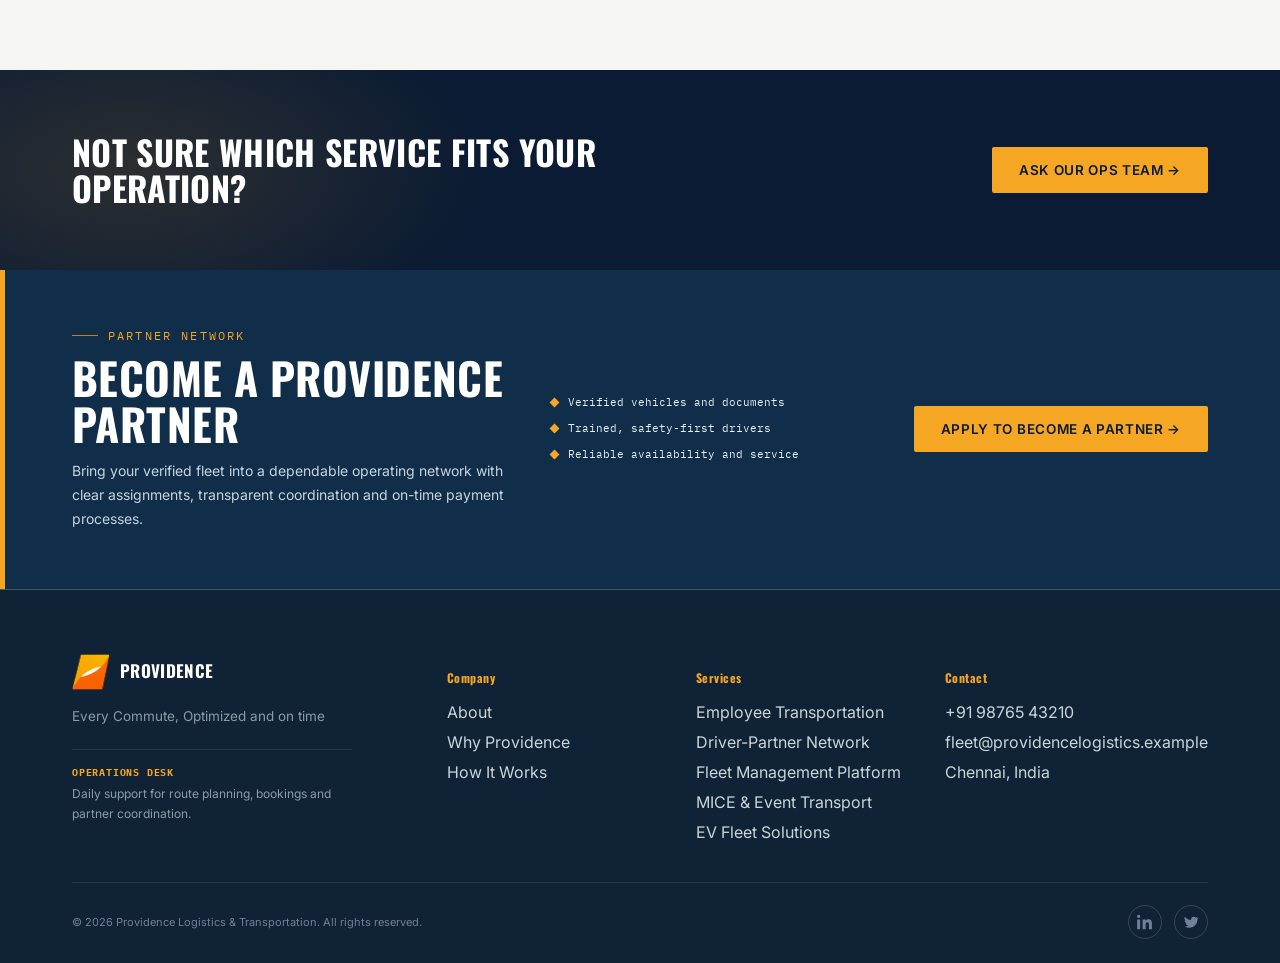
<file: services.html>
<!DOCTYPE html>
<html lang="en">
<head>
<meta charset="UTF-8">
<meta name="viewport" content="width=device-width, initial-scale=1.0">
<title>Services | Providence Logistics & Transportation</title>
<link rel="icon" type="image/png" href="images/image.png">
<meta name="description" content="Explore freight, employee transportation, EV fleet, MICE transport, driver-partners and fleet management services from Providence.">
<link rel="preconnect" href="https://fonts.googleapis.com">
<link rel="preconnect" href="https://fonts.gstatic.com" crossorigin>
<link href="https://fonts.googleapis.com/css2?family=Barlow+Condensed:wght@400;500;600;700&family=Space+Grotesk:wght@400;500;600;700&family=Space+Mono:wght@400;700&display=swap" rel="stylesheet">
<link rel="stylesheet" href="css/style.css">
</head>
<body>

<div class="preloader" id="preloader" role="status" aria-label="Loading" tabindex="0">
  <img class="preloader-mark" src="images/image.png" alt="Providence">
  <span class="preloader-line" aria-hidden="true"></span>
</div>

<header class="site-nav" id="siteNav">
  <div class="wrap">
    <a href="index.html" class="brand">
      <img class="brand-logo" src="images/image.png" alt="Providence">
      <span class="brand-text"><b>Providence</b><span>Transport &amp; Logistics</span></span>
    </a>
    <button class="burger" id="burger" aria-label="Toggle menu" aria-expanded="false">
      <span></span><span></span><span></span>
    </button>
    <nav class="primary" id="primaryNav">
      <a href="index.html" class="nav-link">Home</a>
      <a href="about.html" class="nav-link">About</a>
      <a href="services.html" class="nav-link">Services</a>
      <a href="fleet.html" class="nav-link">Our Fleet</a>
      <a href="contact.html" class="nav-link">Contact</a>
      <a href="contact.html" class="nav-cta">Get a Quote</a>
    </nav>
  </div>
</header>

<main>

  <section class="page-hero">
    <div class="wrap">
      <div class="breadcrumb"><a href="index.html">Home</a> / Services</div>
      <h1>Services</h1>
      <p>Service Built Around The Shift Or The Seat</p>
    </div>
  </section>

  <section class="section-panel" style="background:var(--paper-2);">
    <div class="wrap">
      <div class="svc-grid reveal">
        <div class="svc-card"><span class="n">01</span>
          <svg class="icon" viewBox="0 0 24 24" fill="none" stroke="currentColor" stroke-width="1.6"><path d="M4 17h16"/><path d="M6 17V9l3-4h6l3 4v8"/><circle cx="9" cy="19" r="1.6"/><circle cx="15" cy="19" r="1.6"/></svg>
          <h3>Employee Transportation</h3>
          <p>Home-to-office shuttle programs for BPOs, IT parks and manufacturing plants, routed for minimum ride time.</p>
        </div>
        <div class="svc-card"><span class="n">02</span>
          <svg class="icon" viewBox="0 0 24 24" fill="none" stroke="currentColor" stroke-width="1.6"><circle cx="12" cy="8" r="3.2"/><path d="M5 21c0-4 3-6.5 7-6.5s7 2.5 7 6.5"/></svg>
          <h3>Driver-Partner Network</h3>
          <p>Background-checked, trained driver-partners held to a single safety and service standard across every route.</p>
        </div>
        <div class="svc-card"><span class="n">03</span>
          <svg class="icon" viewBox="0 0 24 24" fill="none" stroke="currentColor" stroke-width="1.6"><rect x="3" y="3" width="8" height="8" rx="1"/><rect x="13" y="3" width="8" height="5" rx="1"/><rect x="13" y="12" width="8" height="9" rx="1"/><rect x="3" y="14" width="8" height="7" rx="1"/></svg>
          <h3>Fleet Management Platform</h3>
          <p>One dashboard for routing, billing, vendor management, compliance and live vehicle status.</p>
        </div>
        <div class="svc-card"><span class="n">04</span>
          <svg class="icon" viewBox="0 0 24 24" fill="none" stroke="currentColor" stroke-width="1.6"><rect x="3" y="4" width="18" height="14" rx="1"/><path d="M8 20h8"/><path d="M7 9h10M7 13h6"/></svg>
          <h3>MICE &amp; Event Transport</h3>
          <p>Coordinated pickup and drop for conferences, exhibitions and off-sites &mdash; coaches, tempo travellers, and cars.</p>
        </div>
        <div class="svc-card"><span class="n">05</span>
          <svg class="icon" viewBox="0 0 24 24" fill="none" stroke="currentColor" stroke-width="1.6"><rect x="3" y="3" width="8" height="8" rx="1"/><rect x="13" y="3" width="8" height="5" rx="1"/><rect x="13" y="12" width="8" height="9" rx="1"/><rect x="3" y="14" width="8" height="7" rx="1"/></svg>
          <h3>EV Fleet Solutions</h3>
          <p>Electric vehicles for commute and short-haul routes &mdash; lower emissions, lower noise, lower running cost.</p>
        </div>
      </div>
    </div>
  </section>

  <div class="perf"></div>

  <!-- ================= PROCESS ================= -->
  <section id="process">
    <div class="wrap">
      <div class="section-head reveal">
        <div class="eyebrow">How It Works</div>
        <h2>From request to drop-off, in five checkpoints</h2>
        <p>The same sequence runs whether it's one shuttle route or a hundred-truck freight contract.</p>
      </div>
      <div class="process reveal">
        <div class="process-line"></div>
        <div class="process-steps">
          <div class="pstep"><div class="idx">01</div><h3>Request</h3><p>Share your route, cargo or commute requirement through the form or your account manager.</p></div>
          <div class="pstep"><div class="idx">02</div><h3>Route Planning</h3><p>Our ops team builds the optimal route and assigns vehicle class based on load and headcount.</p></div>
          <div class="pstep"><div class="idx">03</div><h3>Fleet Dispatch</h3><p>A verified driver-partner and vehicle are dispatched with a digital pre-trip safety check.</p></div>
          <div class="pstep"><div class="idx">04</div><h3>Live Tracking</h3><p>You and your team follow the trip in real time, with ETA updates and route alerts.</p></div>
          <div class="pstep"><div class="idx">05</div><h3>Delivery / Drop-off</h3><p>Digital proof of delivery or drop-off confirmation closes the loop automatically.</p></div>
        </div>
      </div>
    </div>
  </section>

  <section class="cta-banner" style="padding:64px 0;">
    <div class="wrap cta-inner">
      <h2>Not sure which service fits your operation?</h2>
      <a href="contact.html" class="btn btn-amber">Ask Our Ops Team &rarr;</a>
    </div>
  </section>

</main>

<section class="partner-callout"><div class="wrap"><div class="partner-callout-copy"><div class="eyebrow">Partner Network</div><h2>Become a Providence partner</h2><p>Bring your verified fleet into a dependable operating network with clear assignments, transparent coordination and on-time payment processes.</p></div><div class="partner-rules"><span>Verified vehicles and documents</span><span>Trained, safety-first drivers</span><span>Reliable availability and service</span></div><a href="vendor-enquiries.html" class="btn btn-amber">Apply to Become a Partner &rarr;</a></div></section>

<footer>
  <div class="wrap">
    <div class="foot-grid">
      <div>
        <div class="brand" style="margin-bottom:14px;">
          <img class="brand-logo" src="images/image.png" alt="Providence">
          <span class="brand-text"><b style="color:#fff;">Providence</b></span>
        </div>
        <p style="font-size:13.5px;line-height:1.7;max-width:280px;color:#8C9AAB;">Every Commute, Optimized and on time</p>
        <div class="foot-note"><strong>Operations desk</strong><span>Daily support for route planning, bookings and partner coordination.</span></div>
      </div>
      <div>
        <h4>Company</h4>
        <ul>
          <li><a href="about.html">About</a></li>
          <li><a href="about.html#why">Why Providence</a></li>
          <li><a href="services.html#process">How It Works</a></li>
        </ul>
      </div>
      <div>
        <h4>Services</h4>
        <ul>
          <li><a href="services.html">Employee Transportation</a></li>
          <li><a href="services.html">Driver-Partner Network</a></li>
          <li><a href="services.html">Fleet Management Platform</a></li>
          <li><a href="services.html">MICE &amp; Event Transport</a></li>
          <li><a href="services.html">EV Fleet Solutions</a></li>
        </ul>
      </div>
      <div>
        <h4>Contact</h4>
        <ul>
          <li>+91 98765 43210</li>
          <li>fleet@providencelogistics.example</li>
          <li>Chennai, India</li>
        </ul>
      </div>
    </div>
    <div class="foot-bottom">
      <span>&copy; 2026 Providence Logistics &amp; Transportation. All rights reserved.</span>
      <div class="foot-social">
        <a href="#" aria-label="LinkedIn"><svg width="16" height="16" viewBox="0 0 24 24" fill="currentColor"><path d="M4.98 3.5C4.98 4.88 3.87 6 2.5 6S0 4.88 0 3.5 1.12 1 2.5 1 4.98 2.12 4.98 3.5zM.24 8.24H4.7V23H.24V8.24zM8.4 8.24h4.28v2.02h.06c.6-1.13 2.06-2.32 4.24-2.32 4.53 0 5.37 2.98 5.37 6.86V23h-4.46v-6.94c0-1.65-.03-3.78-2.3-3.78-2.3 0-2.65 1.8-2.65 3.66V23H8.4V8.24z"/></svg></a>
        <a href="#" aria-label="Twitter"><svg width="16" height="16" viewBox="0 0 24 24" fill="currentColor"><path d="M22 5.9c-.7.3-1.5.6-2.3.7.8-.5 1.5-1.3 1.8-2.3-.8.5-1.7.8-2.6 1-1.5-1.6-4-1.7-5.6-.2-1 1-1.5 2.4-1.2 3.8C8.3 8.8 5 7 2.8 4.2c-1.2 2-.6 4.6 1.4 5.9-.6 0-1.3-.2-1.8-.5v.1c0 2.1 1.5 3.9 3.5 4.3-.6.2-1.3.2-1.9.1.5 1.7 2.1 3 4 3-1.5 1.2-3.4 1.8-5.4 1.6 2 1.3 4.3 2 6.7 2 8 0 12.4-6.6 12.4-12.4v-.6c.9-.6 1.6-1.4 2.2-2.3z"/></svg></a>
      </div>
    </div>
  </div>
</footer>

<button id="toTop" aria-label="Back to top">
  <svg width="18" height="18" viewBox="0 0 24 24" fill="none" stroke="currentColor" stroke-width="2.2"><path d="M12 19V5M5 12l7-7 7 7"/></svg>
</button>

<script src="js/main.js"></script>
</body>
</html>
</file>
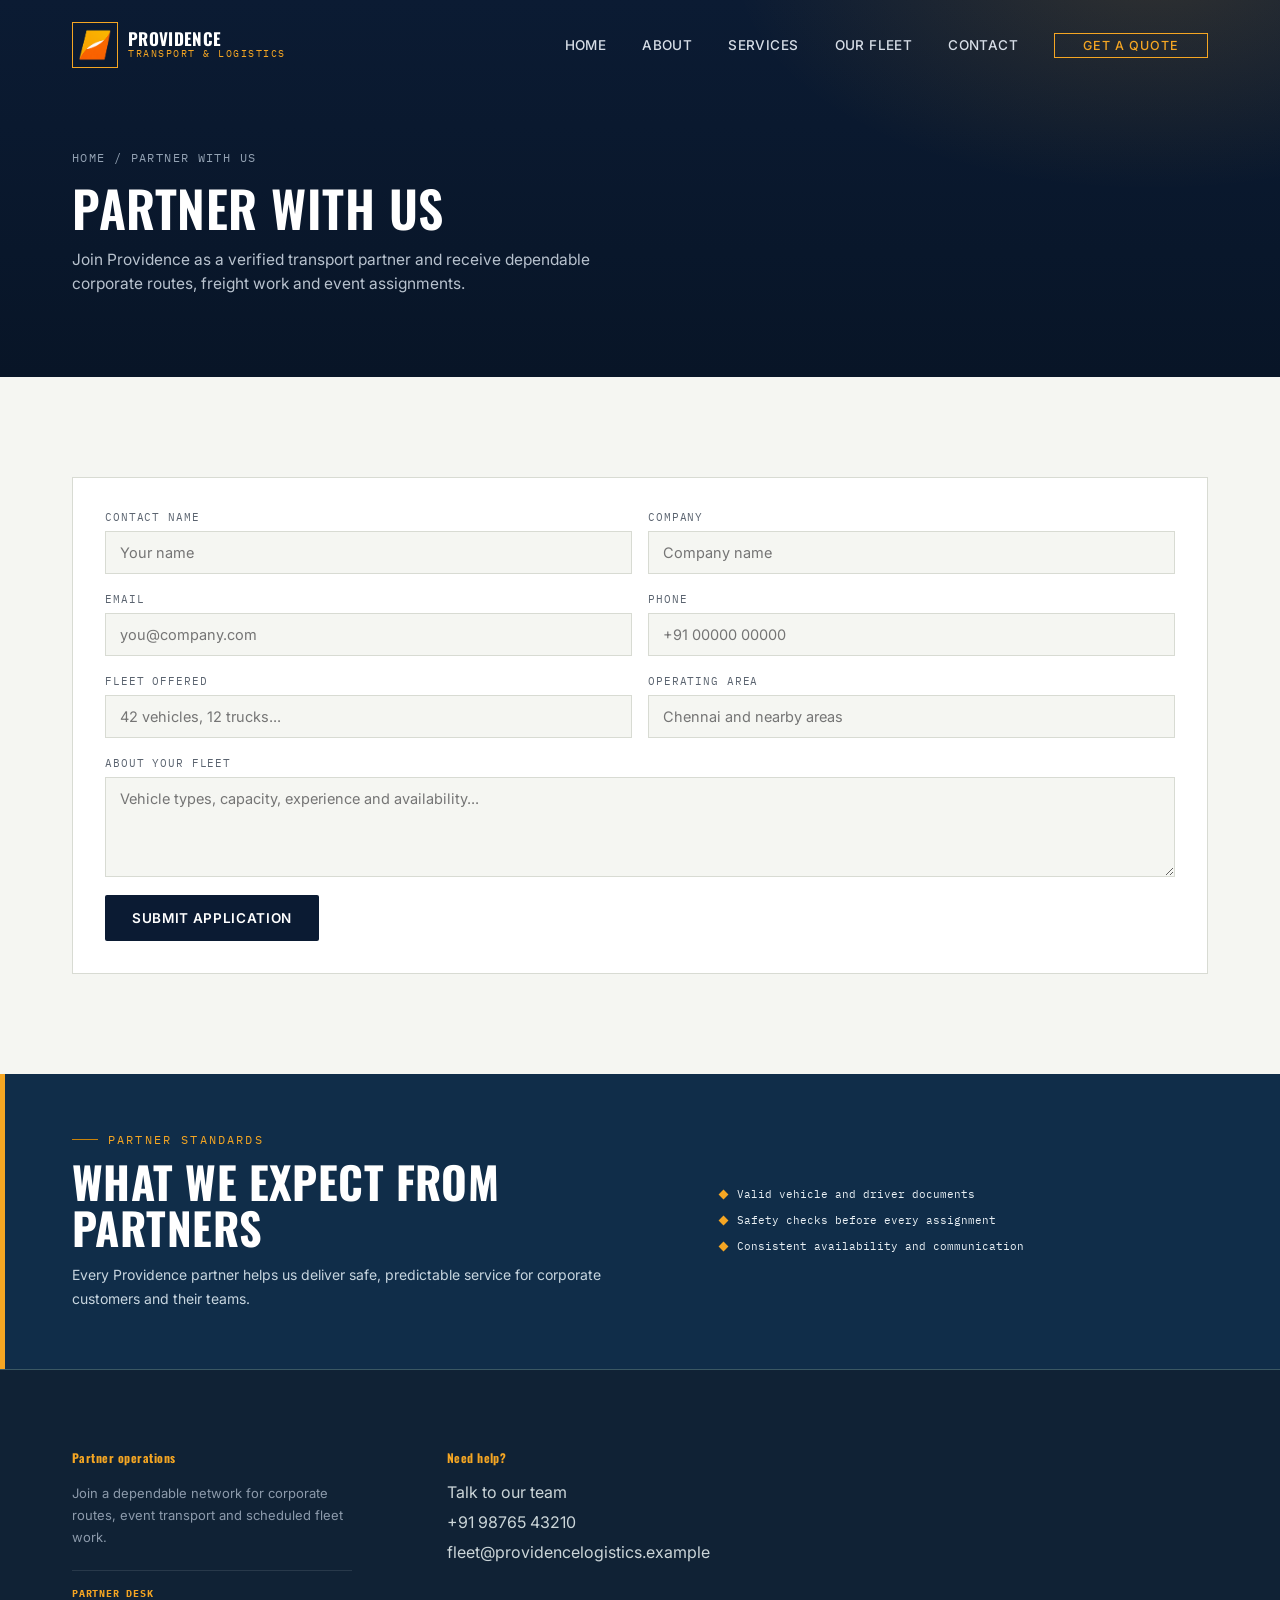
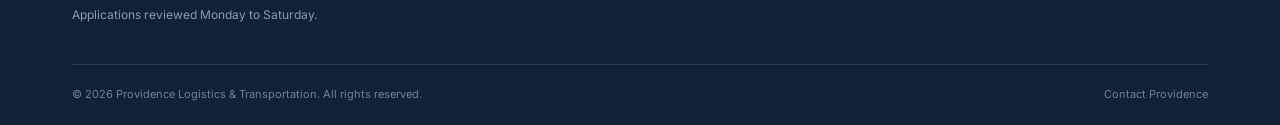
<file: vendor-enquiries.html>
<!DOCTYPE html>
<html lang="en">
<head>
<meta charset="UTF-8">
<meta name="viewport" content="width=device-width, initial-scale=1.0">
<title>Partner With Us | Providence Logistics</title>
<meta name="description" content="Apply to become a Providence transport partner.">
<link rel="icon" type="image/png" href="images/image.png">
<link rel="preconnect" href="https://fonts.googleapis.com">
<link rel="preconnect" href="https://fonts.gstatic.com" crossorigin>
<link href="https://fonts.googleapis.com/css2?family=Barlow+Condensed:wght@400;500;600;700&family=Space+Grotesk:wght@400;500;600;700&family=Space+Mono:wght@400;700&display=swap" rel="stylesheet">
<link rel="stylesheet" href="css/style.css">
</head>
<body>
<header class="site-nav" id="siteNav"><div class="wrap"><a href="index.html" class="brand"><img class="brand-logo" src="images/image.png" alt="Providence"><span class="brand-text"><b>Providence</b><span>Transport &amp; Logistics</span></span></a><button class="burger" id="burger" aria-label="Toggle menu" aria-expanded="false"><span></span><span></span><span></span></button><nav class="primary" id="primaryNav"><a href="index.html" class="nav-link">Home</a><a href="about.html" class="nav-link">About</a><a href="services.html" class="nav-link">Services</a><a href="fleet.html" class="nav-link">Our Fleet</a><a href="contact.html" class="nav-link">Contact</a><a href="contact.html" class="nav-cta">Get a Quote</a></nav></div></header>
<main>
<section class="page-hero"><div class="wrap"><div class="breadcrumb"><a href="index.html">Home</a> / Partner With Us</div><h1>Partner With Us</h1><p>Join Providence as a verified transport partner and receive dependable corporate routes, freight work and event assignments.</p></div></section>
<section><div class="wrap"><form class="quote vendor-form reveal" id="vendorForm" novalidate>
<div class="form-row"><div class="field" data-field="vendorName"><label for="v-name">Contact Name</label><input id="v-name" name="vendorName" type="text" placeholder="Your name" required><span class="err">Please enter your name.</span></div><div class="field" data-field="company"><label for="v-company">Company</label><input id="v-company" name="company" type="text" placeholder="Company name" required><span class="err">Please enter your company.</span></div></div>
<div class="form-row"><div class="field" data-field="email"><label for="v-email">Email</label><input id="v-email" name="email" type="email" placeholder="you@company.com" required><span class="err">Enter a valid email address.</span></div><div class="field" data-field="phone"><label for="v-phone">Phone</label><input id="v-phone" name="phone" type="tel" placeholder="+91 00000 00000" required><span class="err">Please enter a phone number.</span></div></div>
<div class="form-row"><div class="field" data-field="fleet"><label for="v-fleet">Fleet Offered</label><input id="v-fleet" name="fleet" type="text" placeholder="42 vehicles, 12 trucks..." required><span class="err">Please describe your fleet.</span></div><div class="field" data-field="location"><label for="v-location">Operating Area</label><input id="v-location" name="location" type="text" placeholder="Chennai and nearby areas" required><span class="err">Please enter your operating area.</span></div></div>
<div class="field" data-field="message"><label for="v-message">About Your Fleet</label><textarea id="v-message" name="message" placeholder="Vehicle types, capacity, experience and availability..." required></textarea><span class="err">Please tell us about your fleet.</span></div>
<div class="submit-row"><button type="submit" class="btn btn-dark">Submit Application</button><span class="form-msg" id="vendorFormMsg"><svg width="16" height="16" viewBox="0 0 24 24" fill="none" stroke="currentColor" stroke-width="2"><path d="M20 6L9 17l-5-5"/></svg>Application received &mdash; our partner team will follow up.</span></div>
</form></div></section>
</main>
<section class="partner-callout"><div class="wrap"><div class="partner-callout-copy"><div class="eyebrow">Partner Standards</div><h2>What we expect from partners</h2><p>Every Providence partner helps us deliver safe, predictable service for corporate customers and their teams.</p></div><div class="partner-rules"><span>Valid vehicle and driver documents</span><span>Safety checks before every assignment</span><span>Consistent availability and communication</span></div></div></section>
<footer><div class="wrap"><div class="foot-grid"><div><h4>Partner operations</h4><p class="footer-copy">Join a dependable network for corporate routes, event transport and scheduled fleet work.</p><div class="foot-note"><strong>Partner desk</strong><span>Applications reviewed Monday to Saturday.</span></div></div><div><h4>Need help?</h4><ul><li><a href="contact.html">Talk to our team</a></li><li>+91 98765 43210</li><li>fleet@providencelogistics.example</li></ul></div></div><div class="foot-bottom"><span>&copy; 2026 Providence Logistics &amp; Transportation. All rights reserved.</span><a href="contact.html">Contact Providence</a></div></div></footer>
<script src="js/main.js"></script>
</body>
</html>
</file>
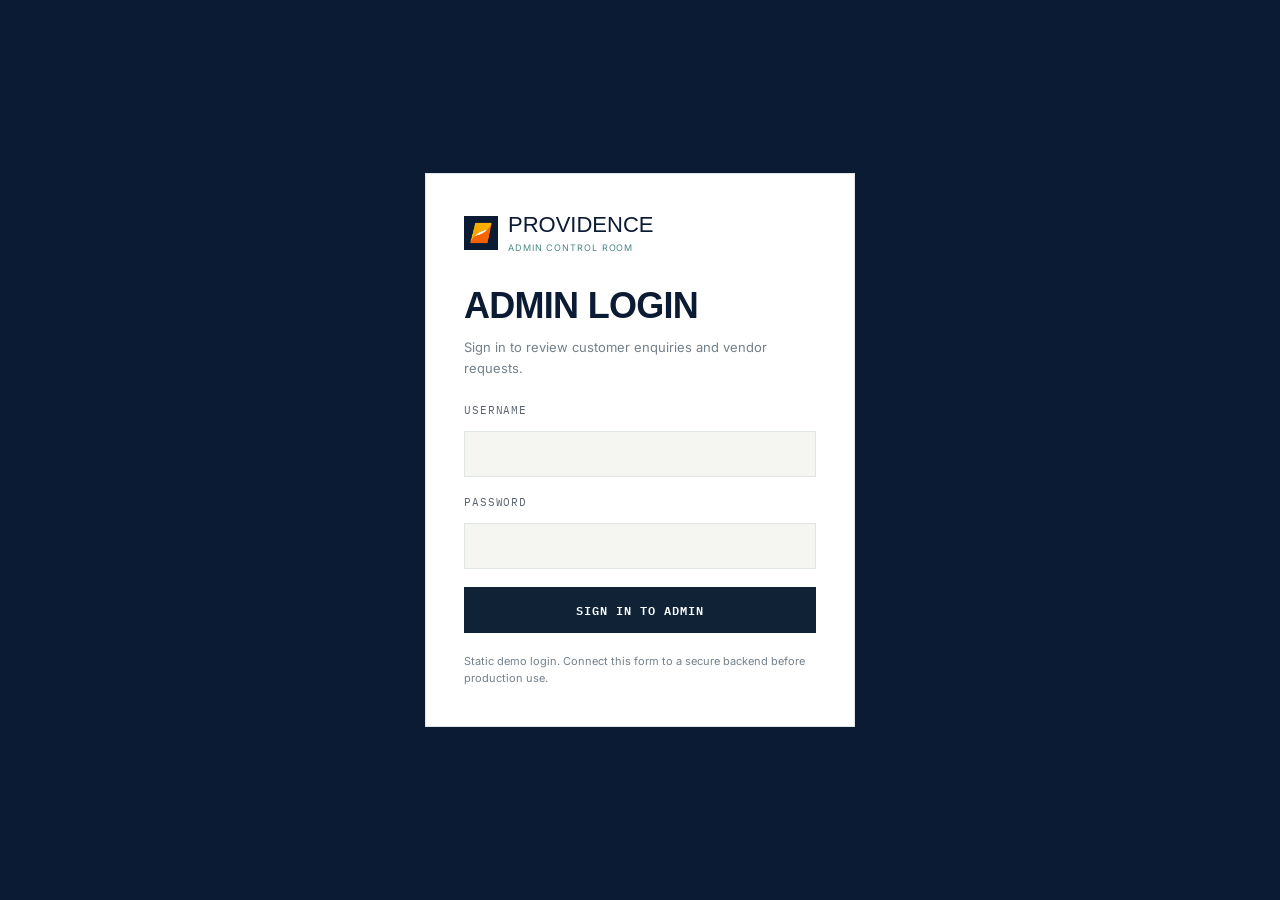
<file: admin/approved-vendors.html>
<!doctype html>
<html lang="en"><head><meta charset="UTF-8"><meta name="viewport" content="width=device-width,initial-scale=1"><title>Approved Vendors | Providence Admin</title><link rel="icon" type="image/png" href="../images/image.png"><link rel="stylesheet" href="../css/style.css"><link rel="stylesheet" href="admin.css"></head>
<body class="admin-body"><div class="admin-layout"><aside class="sidebar"><a class="brand" href="../index.html"><img src="../images/image.png" alt="Providence"><span><strong>Providence</strong><small>Admin Control Room</small></span></a><nav class="admin-nav"><a href="index.html">Dashboard</a><a href="enquiries.html">Enquiries</a><a href="vendors.html">Vendor Requests</a><a href="clients.html">Clients</a><a class="active" href="approved-vendors.html">Vendors</a><a href="rejected.html">Rejected</a><a href="../index.html">View Website</a></nav></aside><main class="content"><header class="topbar"><div><div class="kicker">Partner network</div><h1>Vendors</h1><p>Vendor requests approved by the operations team.</p></div></header><section class="panel"><div class="panel-head"><h2>Approved vendors</h2></div><div class="table-wrap"><table class="requests" data-request-table="approved-vendors"><thead><tr><th>Vendor</th><th>Fleet offered</th><th>Location</th><th>Received</th><th>Status</th><th>Destination</th></tr></thead><tbody></tbody></table></div></section></main></div><script src="admin.js"></script></body></html>
</file>
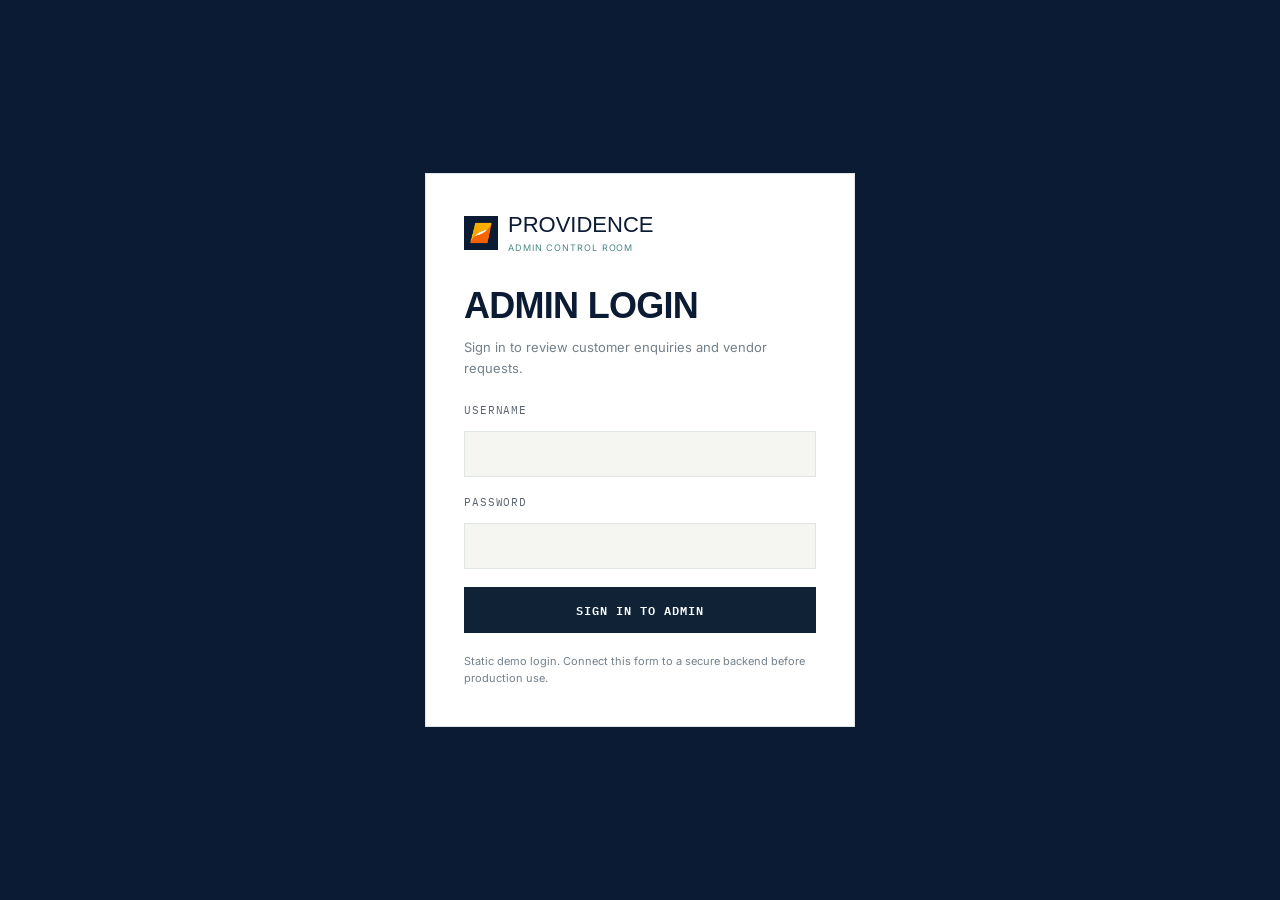
<file: admin/clients.html>
<!doctype html>
<html lang="en"><head><meta charset="UTF-8"><meta name="viewport" content="width=device-width,initial-scale=1"><title>Clients | Providence Admin</title><link rel="icon" type="image/png" href="../images/image.png"><link rel="stylesheet" href="../css/style.css"><link rel="stylesheet" href="admin.css"></head>
<body class="admin-body"><div class="admin-layout"><aside class="sidebar"><a class="brand" href="../index.html"><img src="../images/image.png" alt="Providence"><span><strong>Providence</strong><small>Admin Control Room</small></span></a><nav class="admin-nav"><a href="index.html">Dashboard</a><a href="enquiries.html">Enquiries</a><a href="vendors.html">Vendor Requests</a><a class="active" href="clients.html">Clients</a><a href="approved-vendors.html">Vendors</a><a href="rejected.html">Rejected</a><a href="../index.html">View Website</a></nav></aside><main class="content"><header class="topbar"><div><div class="kicker">Approved customers</div><h1>Clients</h1><p>Customer enquiries approved by the operations team.</p></div></header><section class="panel"><div class="panel-head"><h2>Approved clients</h2></div><div class="table-wrap"><table class="requests" data-request-table="clients"><thead><tr><th>Client</th><th>Service</th><th>Location</th><th>Received</th><th>Status</th><th>Destination</th></tr></thead><tbody></tbody></table></div></section></main></div><script src="admin.js"></script></body></html>
</file>
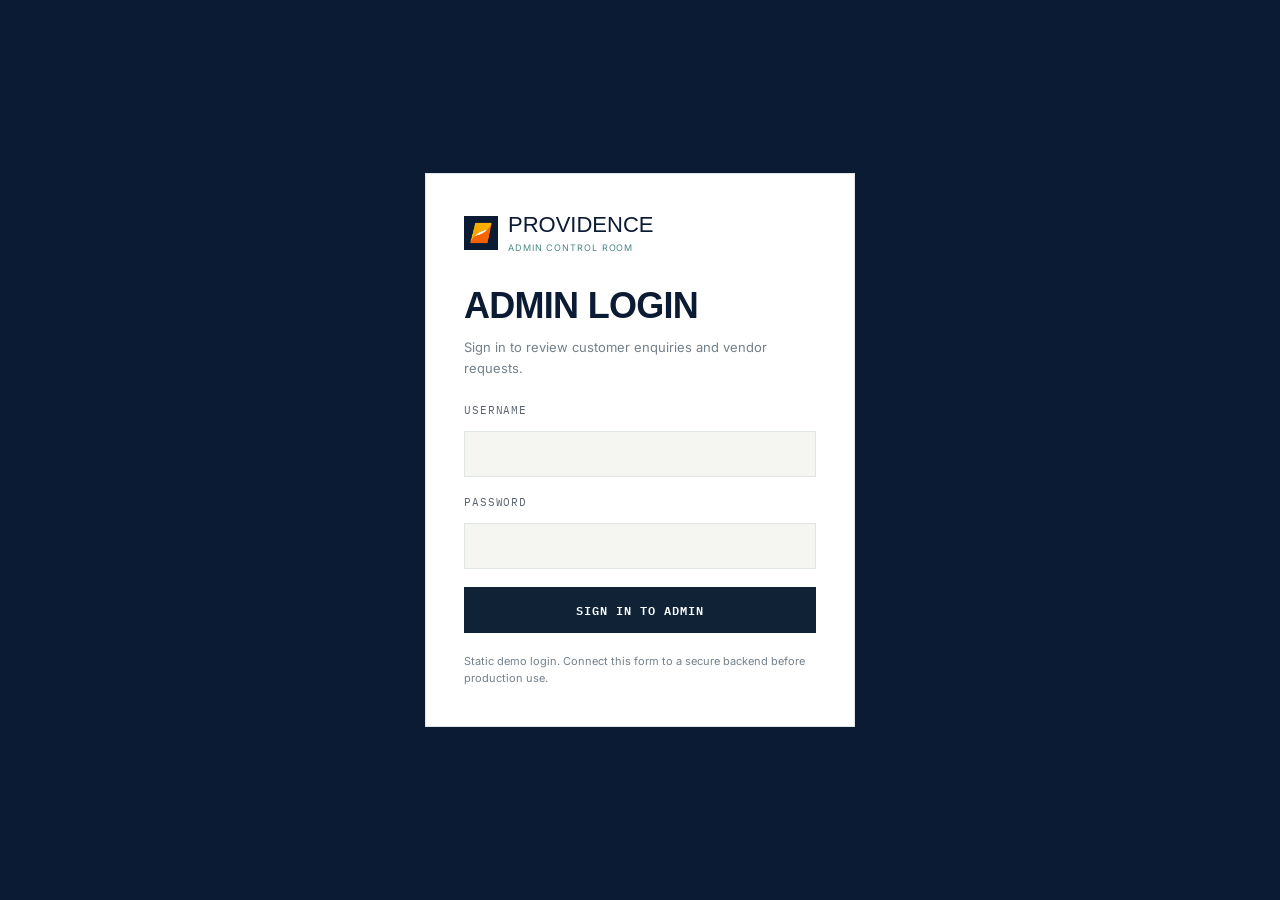
<file: admin/enquiries.html>
<!doctype html>
<html lang="en"><head><meta charset="UTF-8"><meta name="viewport" content="width=device-width,initial-scale=1"><title>Customer Enquiries | Providence Admin</title><link rel="icon" type="image/png" href="../images/image.png"><link rel="stylesheet" href="../css/style.css"><link rel="stylesheet" href="admin.css"></head>
<body class="admin-body"><div class="admin-layout"><aside class="sidebar"><a class="brand" href="../index.html"><img src="../images/image.png" alt="Providence"><span><strong>Providence</strong><small>Admin Control Room</small></span></a><nav class="admin-nav"><a href="index.html">Dashboard</a><a class="active" href="enquiries.html">Enquiries</a><a href="vendors.html">Vendor Requests</a><a href="clients.html">Clients</a><a href="approved-vendors.html">Vendors</a><a href="rejected.html">Rejected</a><a href="../index.html">View Website</a></nav></aside><main class="content"><header class="topbar"><div><div class="kicker">Customer requests</div><h1>Enquiries</h1><p>Approve enquiries to move them into the Clients page.</p></div></header><section class="panel"><div class="panel-head"><div><h2>Pending enquiries</h2><p>Green tick approves. Red cross rejects.</p></div><strong data-count>0</strong></div><div class="table-wrap"><table class="requests" data-request-table="enquiries"><thead><tr><th>Requester</th><th>Service</th><th>Location</th><th>Received</th><th>Status</th><th>Action</th></tr></thead><tbody></tbody></table></div></section></main></div><script src="admin.js"></script></body></html>
</file>
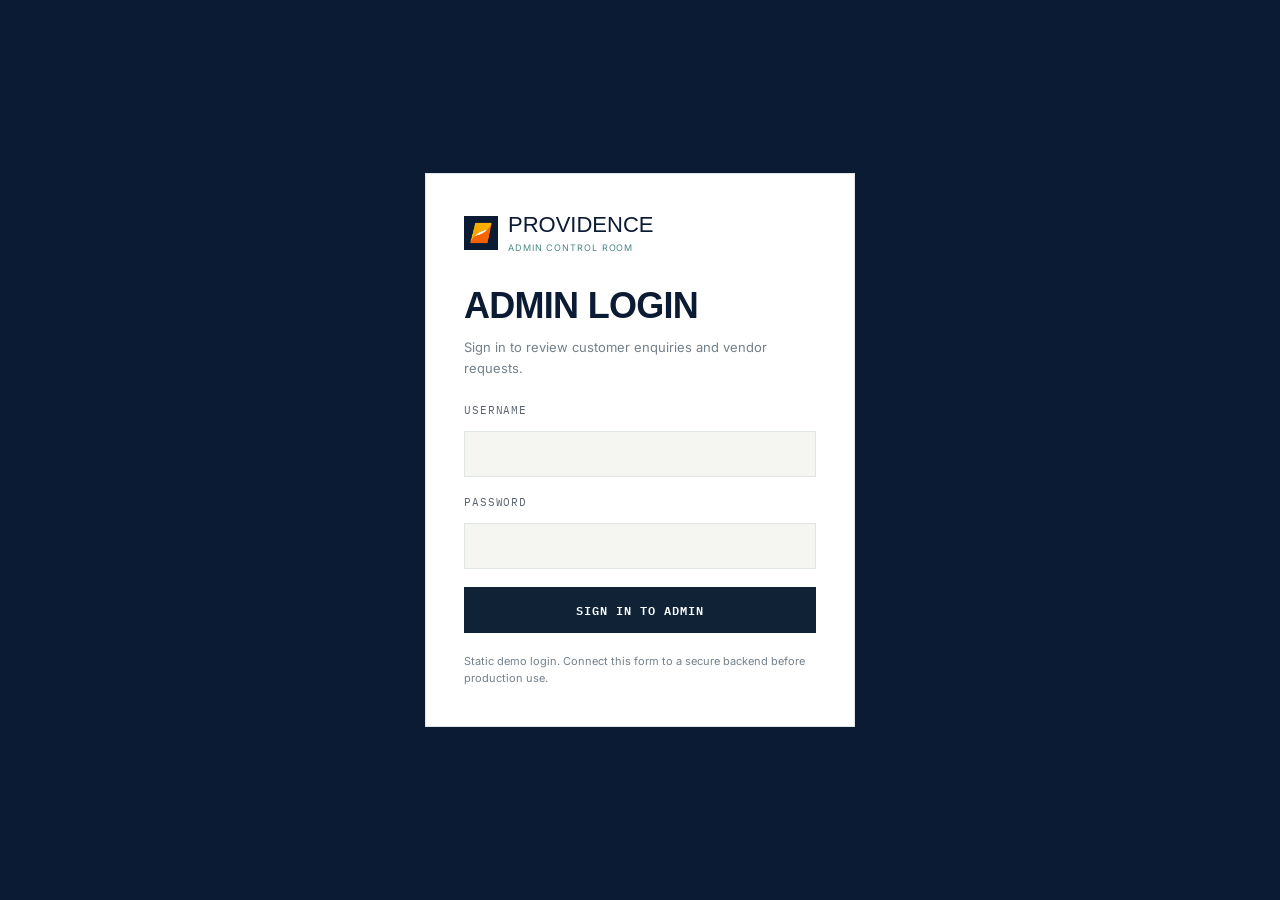
<file: admin/login.html>
<!doctype html>
<html lang="en"><head><meta charset="UTF-8"><meta name="viewport" content="width=device-width,initial-scale=1"><title>Admin Login | Providence</title><link rel="icon" type="image/png" href="../images/image.png"><link rel="stylesheet" href="../css/style.css"><link rel="stylesheet" href="admin.css"></head>
<body class="login-page"><main class="login-shell"><div class="login-brand"><img src="../images/image.png" alt="Providence"><span><strong>Providence</strong><small>Admin Control Room</small></span></div><h1>Admin Login</h1><p>Sign in to review customer enquiries and vendor requests.</p><form id="adminLogin"><div class="login-field"><label for="username">Username</label><input id="username" name="username" type="text" autocomplete="username" required></div><div class="login-field"><label for="password">Password</label><input id="password" name="password" type="password" autocomplete="current-password" required></div><p class="login-error" id="loginError" role="alert">Invalid username or password.</p><button class="login-submit" type="submit">Sign in to admin</button></form><p class="login-note">Static demo login. Connect this form to a secure backend before production use.</p></main><script src="login.js"></script></body></html>
</file>
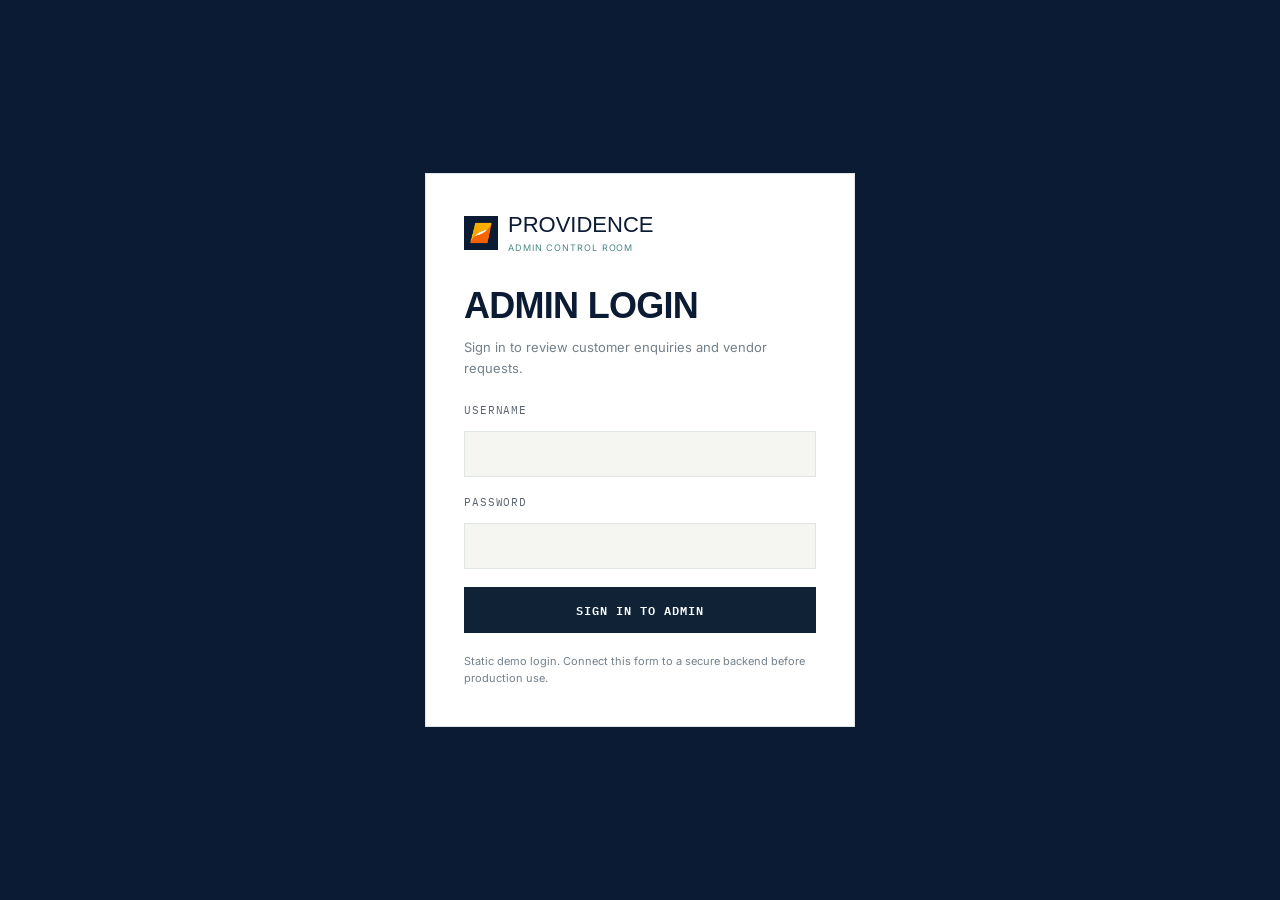
<file: admin/rejected.html>
<!doctype html>
<html lang="en"><head><meta charset="UTF-8"><meta name="viewport" content="width=device-width,initial-scale=1"><title>Rejected Requests | Providence Admin</title><link rel="icon" type="image/png" href="../images/image.png"><link rel="stylesheet" href="../css/style.css"><link rel="stylesheet" href="admin.css"></head>
<body class="admin-body"><div class="admin-layout"><aside class="sidebar"><a class="brand" href="../index.html"><img src="../images/image.png" alt="Providence"><span><strong>Providence</strong><small>Admin Control Room</small></span></a><nav class="admin-nav"><a href="index.html">Dashboard</a><a href="enquiries.html">Enquiries</a><a href="vendors.html">Vendor Requests</a><a href="clients.html">Clients</a><a href="approved-vendors.html">Vendors</a><a class="active" href="rejected.html">Rejected</a><a href="../index.html">View Website</a></nav></aside><main class="content"><header class="topbar"><div><div class="kicker">Request archive</div><h1>Rejected</h1><p>Customer and vendor requests that were declined.</p></div></header><section class="panel"><div class="panel-head"><h2>Rejected requests</h2></div><div class="table-wrap"><table class="requests" data-rejected-table><thead><tr><th>Requester</th><th>Request type</th><th>Service or fleet</th><th>Location</th><th>Status</th></tr></thead><tbody></tbody></table></div></section></main></div><script src="admin.js"></script></body></html>
</file>
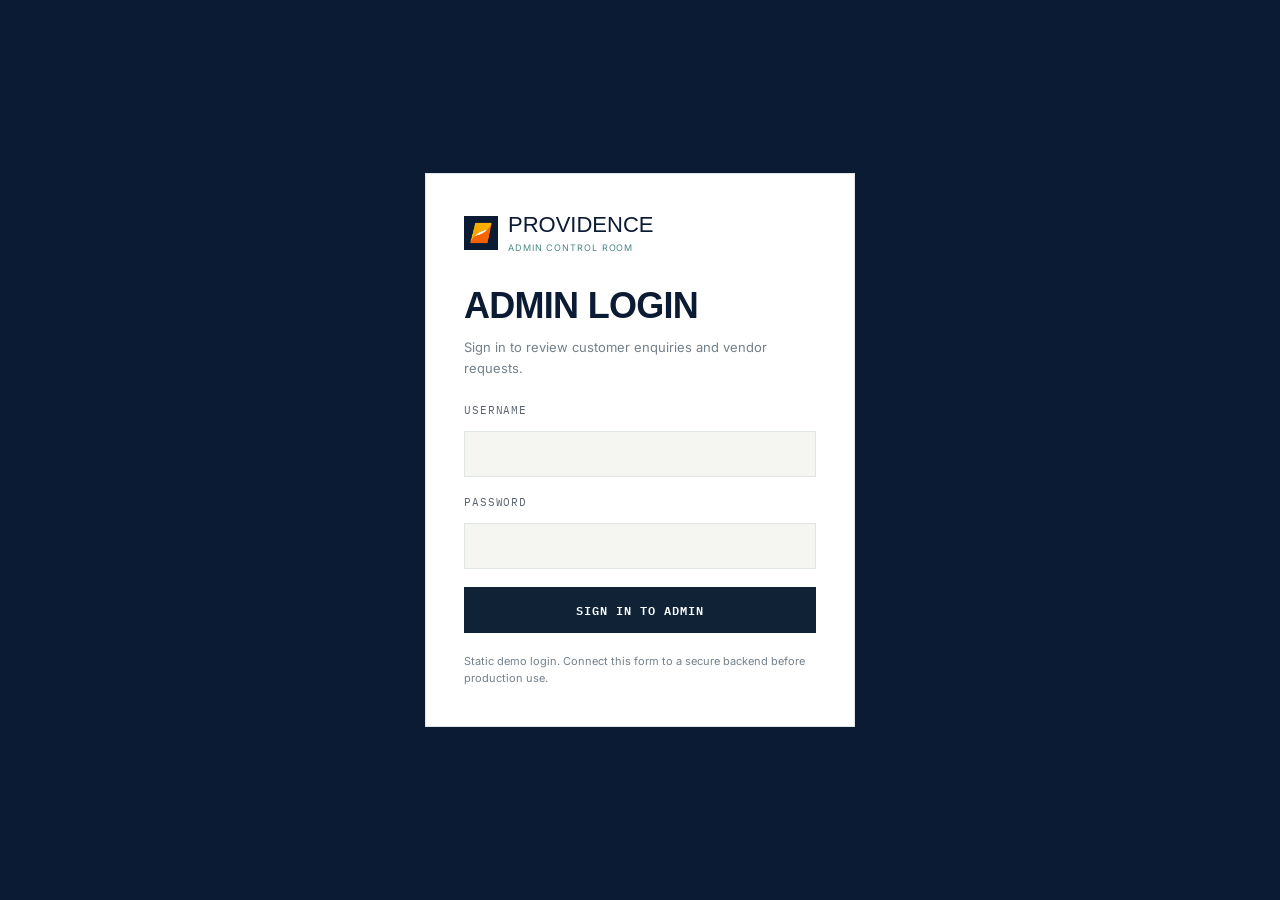
<file: admin/vendors.html>
<!doctype html>
<html lang="en"><head><meta charset="UTF-8"><meta name="viewport" content="width=device-width,initial-scale=1"><title>Vendor Requests | Providence Admin</title><link rel="icon" type="image/png" href="../images/image.png"><link rel="stylesheet" href="../css/style.css"><link rel="stylesheet" href="admin.css"></head>
<body class="admin-body"><div class="admin-layout"><aside class="sidebar"><a class="brand" href="../index.html"><img src="../images/image.png" alt="Providence"><span><strong>Providence</strong><small>Admin Control Room</small></span></a><nav class="admin-nav"><a href="index.html">Dashboard</a><a href="enquiries.html">Enquiries</a><a class="active" href="vendors.html">Vendor Requests</a><a href="clients.html">Clients</a><a href="approved-vendors.html">Vendors</a><a href="rejected.html">Rejected</a><a href="../index.html">View Website</a></nav></aside><main class="content"><header class="topbar"><div><div class="kicker">Partner network</div><h1>Vendor Requests</h1><p>Approve vendor applications to move them into the Vendors page.</p></div></header><section class="panel"><div class="panel-head"><div><h2>Pending vendor requests</h2><p>Green tick approves. Red cross rejects.</p></div><strong data-count>0</strong></div><div class="table-wrap"><table class="requests" data-request-table="vendors"><thead><tr><th>Vendor</th><th>Fleet offered</th><th>Location</th><th>Received</th><th>Status</th><th>Action</th></tr></thead><tbody></tbody></table></div></section></main></div><script src="admin.js"></script></body></html>
</file>
<file: css/style.css>
@import url('https://fonts.googleapis.com/css2?family=IBM+Plex+Mono:wght@400;500;600;700&family=Inter:wght@400;500;600;700&family=Oswald:wght@400;500;600;700&display=swap');
:root{
    --ink:#0B1B33;
    --ink-2:#081527;
    --paper:#F5F6F2;
    --paper-2:#ECEEE8;
    --amber:#F5A623;
    --amber-dark:#C9820A;
    --steel:#46607A;
    --steel-light:#7C93A8;
    --line:#D8DBD3;
    --line-dark:#25344A;
    --ok:#2E7D4F;
    --text:#171A1E;
    --text-mute:#5B6470;
    --radius:2px;
    --maxw:1200px;
    --ease:cubic-bezier(.16,.84,.44,1);
  }

  *,*::before,*::after{box-sizing:border-box;}
  html{scroll-behavior:smooth;}
  @media (prefers-reduced-motion: reduce){
    html{scroll-behavior:auto;}
    *,*::before,*::after{animation-duration:0.001ms !important;animation-iteration-count:1 !important;transition-duration:0.001ms !important;scroll-behavior:auto !important;}
  }
  body{
    margin:0;
    font-family:'Inter',sans-serif;
    color:var(--text);
    background:var(--paper);
    -webkit-font-smoothing:antialiased;
    overflow-x:hidden;
  }
  h1,h2,h3,.display{
    font-family:'Oswald',sans-serif;
    text-transform:uppercase;
    letter-spacing:0.01em;
    line-height:1.05;
    margin:0;
  }
  .mono{font-family:'IBM Plex Mono',monospace;}
  a{color:inherit;text-decoration:none;}
  img{max-width:100%;display:block;}
  button{font-family:inherit;}
  ::selection{background:var(--amber);color:var(--ink);}
  :focus-visible{outline:2px solid var(--amber);outline-offset:3px;}

  .preloader{
    position:fixed;inset:0;z-index:2000;background:var(--ink);
    display:flex;flex-direction:column;align-items:center;justify-content:center;gap:22px;
    transition:opacity .45s var(--ease),visibility .45s var(--ease);
    cursor:pointer;
  }
  .preloader.is-hidden{opacity:0;visibility:hidden;pointer-events:none;}
  .preloader-mark{width:64px;height:64px;border:1.5px solid var(--amber);padding:8px;object-fit:contain;}
  .preloader-line{width:120px;height:2px;background:rgba(245,166,35,.2);overflow:hidden;}
  .preloader-line::after{
    content:"";display:block;width:var(--load-progress, 8%);height:100%;background:var(--amber);
    transition:width .25s var(--ease);
  }
  @media (prefers-reduced-motion: reduce){.preloader-line::after{transition:none;}}

  .wrap{max-width:var(--maxw);margin:0 auto;padding:0 32px;}
  @media (max-width:640px){.wrap{padding:0 20px;}}

  .eyebrow{
    font-family:'IBM Plex Mono',monospace;
    font-size:12px;
    letter-spacing:0.18em;
    text-transform:uppercase;
    color:var(--amber-dark);
    display:flex;
    align-items:center;
    gap:10px;
    margin-bottom:14px;
  }
  .eyebrow::before{content:"";width:26px;height:1px;background:var(--amber-dark);display:inline-block;}

  /* ---------- perforation divider (ticket / waybill tear edge) ---------- */
  .perf{
    height:18px;
    background-image:radial-gradient(circle at 10px 9px, var(--paper) 5px, transparent 5.5px);
    background-size:20px 18px;
    background-repeat:repeat-x;
    background-color:var(--line);
    position:relative;
  }
  .perf.on-dark{background-color:var(--ink-2);}
  .section-panel{background:var(--paper);}
  .section-panel.dark{background:var(--ink);color:#EDEFEC;}
  .section-panel.dark .text-mute{color:#9FADBE;}

  /* ================= NAV ================= */
  header.site-nav{
    position:fixed;top:0;left:0;right:0;z-index:1000;
    padding:22px 0;
    transition:padding .35s var(--ease), background .35s var(--ease), box-shadow .35s var(--ease);
  }
  header.site-nav .wrap{display:flex;align-items:center;justify-content:space-between;}
  header.site-nav.scrolled{
    padding:12px 0;
    background:rgba(11,27,51,0.96);
    backdrop-filter:blur(6px);
    box-shadow:0 6px 24px rgba(0,0,0,.18);
  }
  .brand{display:flex;align-items:center;gap:10px;color:#fff;}
  .brand-mark{
    width:38px;height:38px;background:var(--ink) url('../images/image.png') center/contain no-repeat;border:1.5px solid var(--amber);
    display:flex;align-items:center;justify-content:center;
    font-size:0;
    flex-shrink:0;
  }
  .brand-logo{width:38px;height:38px;object-fit:contain;flex-shrink:0;}
  header.site-nav .brand-logo{width:46px;height:46px;padding:6px;border:1.5px solid var(--amber);}
  .brand-text{display:flex;flex-direction:column;line-height:1.1;}
  .brand-text b{font-family:'Oswald';font-size:17px;letter-spacing:.02em;text-transform:uppercase;}
  .brand-text span{font-family:'IBM Plex Mono';font-size:9.5px;letter-spacing:.16em;color:var(--amber);text-transform:uppercase;}

  nav.primary{display:flex;align-items:center;gap:36px;}
  nav.primary a{
    color:#D7DEE7;font-size:13.5px;letter-spacing:.03em;text-transform:uppercase;
    font-weight:500;position:relative;padding:4px 0;
  }
  nav.primary a::after{
    content:"";position:absolute;left:0;bottom:-2px;width:0;height:2px;background:var(--amber);
    transition:width .25s var(--ease);
  }
  nav.primary a:hover::after,nav.primary a.active::after{width:100%;}
  nav.primary a.active{color:#fff;}
  .nav-cta{
    min-width:154px;text-align:center;border:1px solid var(--amber);color:var(--amber) !important;padding:9px 18px;
    font-size:12.5px !important;letter-spacing:.08em !important;
  }
  .nav-cta::after{display:none;}
  .nav-cta:hover{background:var(--amber);color:var(--ink) !important;}
  .nav-partner{border-color:rgba(215,222,231,.65);color:#D7DEE7 !important;}
  .nav-partner:hover{background:#D7DEE7;color:var(--ink) !important;}

  .burger{display:none;background:none;border:none;cursor:pointer;padding:6px;z-index:1100;}
  .burger span{display:block;width:24px;height:2px;background:#fff;margin:5px 0;transition:transform .3s var(--ease), opacity .3s var(--ease);}
  .burger.open span:nth-child(1){transform:translateY(7px) rotate(45deg);}
  .burger.open span:nth-child(2){opacity:0;}
  .burger.open span:nth-child(3){transform:translateY(-7px) rotate(-45deg);}

  @media (max-width:900px){
    nav.primary{
      position:fixed;top:0;right:0;height:100vh;width:min(320px,80vw);
      background:var(--ink-2);flex-direction:column;justify-content:center;align-items:flex-start;
      padding:40px;gap:26px;transform:translateX(100%);transition:transform .4s var(--ease);
      box-shadow:-10px 0 40px rgba(0,0,0,.3);
    }
    nav.primary.open{transform:translateX(0);}
    .burger{display:block;}
  }

  /* ================= HERO ================= */
  .hero{
    position:relative;background:var(--ink);color:#fff;
    padding:170px 0 0;overflow:hidden;
  }
  .hero::before{
    content:"";position:absolute;inset:0;
    background:
      radial-gradient(700px 400px at 85% -10%, rgba(245,166,35,.16), transparent 60%),
      linear-gradient(180deg, var(--ink) 0%, var(--ink-2) 100%);
    z-index:0;
  }
  .hero .wrap{position:relative;z-index:1;}
  .hero-grid{display:grid;grid-template-columns:1.05fr .95fr;gap:60px;align-items:center;padding-bottom:70px;}
  @media (max-width:980px){.hero-grid{grid-template-columns:1fr;gap:50px;}}
  .hero-visual{position:relative;min-height:0;background:transparent;overflow:hidden;clip-path:none;align-self:center;}
  .hero-visual img{display:block;width:100%;max-width:100%;height:auto;object-fit:contain;object-position:center;}
  @media (max-width:980px){.hero-visual{max-width:680px;width:100%;justify-self:center;}.hero-visual img{width:100%;}}

  .hero h1{font-size:clamp(38px,5.4vw,68px);color:#fff;font-weight:600;}
  .hero h1 em{font-style:normal;color:var(--amber);}
  .hero-sub{font-size:17px;color:#B8C2CE;max-width:480px;margin:22px 0 34px;line-height:1.6;}
  .btn-row{display:flex;gap:16px;flex-wrap:wrap;}
  .btn{
    display:inline-flex;align-items:center;gap:10px;
    padding:14px 26px;font-size:13.5px;letter-spacing:.05em;text-transform:uppercase;font-weight:600;
    border-radius:var(--radius);cursor:pointer;border:1px solid transparent;transition:all .25s var(--ease);
  }
  .btn-amber{background:var(--amber);color:var(--ink);}
  .btn-amber:hover{background:#fff;transform:translateY(-2px);}
  .btn-ghost{border-color:rgba(255,255,255,.35);color:#fff;}
  .btn-ghost:hover{border-color:#fff;background:rgba(255,255,255,.06);}
  .btn-dark{background:var(--ink);color:#fff;}
  .btn-dark:hover{background:var(--steel);}

  /* --- manifest tracker (signature element) --- */
  .manifest{
    background:rgba(255,255,255,.03);
    border:1px solid rgba(255,255,255,.14);
    border-radius:4px;padding:22px 22px 10px;backdrop-filter:blur(3px);
  }
  .manifest-head{display:flex;justify-content:space-between;align-items:center;margin-bottom:16px;}
  .manifest-head .mono{font-size:11px;letter-spacing:.14em;color:#93A2B3;text-transform:uppercase;}
  .status-pill{
    display:flex;align-items:center;gap:7px;background:rgba(46,125,79,.16);
    border:1px solid rgba(46,125,79,.5);color:#59D98C;font-size:11px;letter-spacing:.1em;
    padding:5px 10px;border-radius:20px;font-family:'IBM Plex Mono';text-transform:uppercase;
  }
  .status-pill .dot{width:6px;height:6px;border-radius:50%;background:#59D98C;animation:pulse 1.6s infinite;}
  @keyframes pulse{0%,100%{opacity:1;}50%{opacity:.25;}}

  .route-row{display:flex;justify-content:space-between;font-family:'IBM Plex Mono';font-size:12px;color:#D7DEE7;margin-bottom:6px;}
  .route-row span.city{font-size:14px;color:#fff;font-weight:500;}
  .route-svg{width:100%;height:70px;display:block;margin:6px 0 4px;}
  .route-path{fill:none;stroke:#33455E;stroke-width:2;}
  .route-path-fg{fill:none;stroke:var(--amber);stroke-width:2;stroke-dasharray:400;stroke-dashoffset:0;}
  @keyframes draw{to{stroke-dashoffset:0;}}
  .route-node{fill:#0B1B33;stroke:var(--amber);stroke-width:2;}
  .route-node.end{stroke:#59D98C;}
  .truck-icon{transform-box:fill-box;transform-origin:center;}

  .manifest-fields{display:grid;grid-template-columns:repeat(3,1fr);gap:0;border-top:1px dashed rgba(255,255,255,.16);margin-top:14px;}
  .manifest-fields div{padding:12px 0;border-right:1px dashed rgba(255,255,255,.16);}
  .manifest-fields div:last-child{border-right:none;}
  .manifest-fields label{display:block;font-family:'IBM Plex Mono';font-size:9.5px;letter-spacing:.12em;color:#7C8CA0;text-transform:uppercase;margin-bottom:4px;}
  .manifest-fields b{font-size:14px;color:#fff;font-weight:600;}
  @media (max-width:480px){.manifest-fields{grid-template-columns:1fr;}.manifest-fields div{border-right:none;border-bottom:1px dashed rgba(255,255,255,.16);}}

  /* ================= STATS ================= */
  .stats-strip{background:var(--ink-2);padding:0;}
  .stats-grid{display:grid;grid-template-columns:repeat(4,1fr);}
  @media (max-width:760px){.stats-grid{grid-template-columns:repeat(2,1fr);}}
  .stat{
    padding:38px 20px;text-align:center;border-right:1px solid rgba(255,255,255,.08);color:#fff;
  }
  .stat:last-child{border-right:none;}
  .stat .num{font-family:'Oswald';font-size:clamp(30px,3.6vw,44px);color:var(--amber);font-weight:600;}
  .stat .lbl{font-family:'IBM Plex Mono';font-size:11px;letter-spacing:.1em;text-transform:uppercase;color:#9FADBE;margin-top:6px;}

  /* ================= GENERIC SECTION ================= */
  section{padding:100px 0;}
  @media (max-width:760px){section{padding:70px 0;}}
  .section-head{max-width:640px;margin-bottom:56px;}
  .section-head h2{font-size:clamp(28px,3.6vw,42px);}
  .section-head p{color:var(--text-mute);font-size:16px;margin-top:16px;line-height:1.65;}

  /* ---------- ABOUT ---------- */
  .about-grid{display:grid;grid-template-columns:1fr 1fr;gap:70px;align-items:start;}
  @media (max-width:900px){.about-grid{grid-template-columns:1fr;gap:44px;}}
  .about-copy p{color:var(--text-mute);line-height:1.75;font-size:15.5px;margin-bottom:16px;}
  .pillars{display:flex;flex-direction:column;gap:0;}
  .pillar{padding:24px 0;border-top:1px solid var(--line);display:grid;grid-template-columns:70px 1fr;gap:18px;}
  .pillar:last-child{border-bottom:1px solid var(--line);}
  .pillar .tag{font-family:'IBM Plex Mono';font-size:12px;color:var(--amber-dark);letter-spacing:.08em;padding-top:3px;}
  .pillar h3{font-size:18px;margin-bottom:8px;}
  .pillar p{color:var(--text-mute);font-size:14.5px;line-height:1.6;margin:0;}

  /* ---------- SERVICES ---------- */
  .svc-grid{display:flex;flex-wrap:wrap;justify-content:center;gap:1px;}
  @media (max-width:980px){.svc-card{flex-basis:calc((100% - 1px)/2);}}
  @media (max-width:560px){.svc-card{flex-basis:100%;}}
  .svc-card{
    flex:0 1 calc((100% - 2px)/3);background:var(--paper);border:1px solid var(--line);padding:34px 26px;position:relative;overflow:hidden;
    transition:background .3s var(--ease);
  }
  .svc-card::before{
    content:"";position:absolute;left:0;top:0;bottom:0;width:3px;background:var(--amber);
    transform:scaleY(0);transform-origin:bottom;transition:transform .35s var(--ease);
  }
  .svc-card:hover{background:#fff;}
  .svc-card:hover::before{transform:scaleY(1);}
  .svc-card .icon{width:38px;height:38px;color:var(--steel);margin-bottom:20px;transition:color .3s var(--ease);}
  .svc-card:hover .icon{color:var(--amber-dark);}
  .svc-card h3{font-size:16.5px;margin-bottom:10px;letter-spacing:0;}
  .svc-card p{font-size:13.8px;color:var(--text-mute);line-height:1.6;margin:0;}
  .svc-card .n{
    position:absolute;top:18px;right:20px;font-family:'IBM Plex Mono';font-size:11px;color:var(--line);
  }

  /* ---------- VEHICLE CATEGORIES ---------- */
  .vehicle-catalog{background:var(--paper-2);}
  .vehicle-filters{display:flex;gap:8px;flex-wrap:wrap;margin:-22px 0 28px;}
  .vehicle-filter{
    border:1px solid var(--line);background:var(--paper);color:var(--text-mute);
    padding:9px 15px;font-family:'IBM Plex Mono';font-size:11px;letter-spacing:.06em;
    text-transform:uppercase;cursor:pointer;transition:background .2s,color .2s,border-color .2s;
  }
  .vehicle-filter:hover,.vehicle-filter.active{background:var(--ink);border-color:var(--ink);color:var(--amber);}
  .vehicle-grid{display:grid;grid-template-columns:repeat(3,1fr);align-items:stretch;gap:18px;background:transparent;border:0;}
  @media (max-width:800px){.vehicle-grid{grid-template-columns:repeat(2,1fr);}}
  @media (max-width:560px){.vehicle-grid{grid-template-columns:1fr;}}
  .vehicle-card{display:flex;flex-direction:column;height:100%;background:var(--paper);border:1px solid var(--line);padding:34px 26px;min-height:0;position:relative;overflow:hidden;transition:background .3s var(--ease);}
  .vehicle-card::before{content:"";position:absolute;left:0;top:0;bottom:0;width:3px;background:var(--amber);transform:scaleY(0);transform-origin:bottom;transition:transform .35s var(--ease);}
  .vehicle-card:hover,.vehicle-card:focus-within{background:#fff;}
  .vehicle-card:hover::before,.vehicle-card:focus-within::before{transform:scaleY(1);}
  .vehicle-card.is-hidden{display:none;}
  .vehicle-type,.vehicle-capacity{font-family:'IBM Plex Mono';font-size:10px;letter-spacing:.1em;text-transform:uppercase;color:var(--amber-dark);}
  .vehicle-card h3{font-size:18px;margin-bottom:8px;}
  .vehicle-card p{font-size:13.5px;color:var(--text-mute);line-height:1.55;margin:0 0 18px;}
  .vehicle-capacity{color:var(--steel);}
  .vehicle-details{margin-top:auto;padding-top:18px;border-top:1px solid var(--line);}
  .vehicle-details summary{color:var(--ink);cursor:pointer;font-family:'IBM Plex Mono',monospace;font-size:10px;letter-spacing:.06em;text-transform:uppercase;}
  .vehicle-details summary::marker{color:var(--amber-dark);}
  .vehicle-details p{margin:12px 0 8px;font-size:12.5px;}
  .vehicle-details strong{font-size:10px;line-height:1.5;color:var(--steel);font-weight:500;}
  .fleet-slides{display:grid;grid-template-columns:repeat(3,1fr);align-items:stretch;gap:18px;background:transparent;border:0;}
  .fleet-slide{display:contents;}
  .fleet-carousel-controls{display:none;}
  @media (max-width:800px){.fleet-slides{grid-template-columns:repeat(2,1fr);}}
  @media (max-width:560px){.fleet-slides{grid-template-columns:1fr;}}
  .fleet-empty{padding:30px;text-align:center;border:1px solid var(--line);background:var(--paper);color:var(--text-mute);font-family:'IBM Plex Mono';font-size:12px;text-transform:uppercase;letter-spacing:.06em;}

  /* ---------- PROCESS (real sequence -> numbers justified) ---------- */
  .process{position:relative;}
  .process-line{
    position:absolute;top:26px;left:0;right:0;height:1px;background:var(--line);
  }
  .process-steps{display:grid;grid-template-columns:repeat(5,1fr);gap:20px;position:relative;}
  @media (max-width:900px){.process-steps{grid-template-columns:repeat(2,1fr);} .process-line{display:none;}}
  @media (max-width:560px){.process-steps{grid-template-columns:1fr;}}
  .pstep{position:relative;padding-top:0;}
  .pstep .idx{
    width:52px;height:52px;border-radius:50%;background:var(--ink);color:var(--amber);
    display:flex;align-items:center;justify-content:center;font-family:'Oswald';font-size:18px;font-weight:600;
    margin-bottom:22px;position:relative;z-index:1;border:1px solid var(--ink);
  }
  .pstep h3{font-size:16px;margin-bottom:10px;}
  .pstep p{font-size:13.8px;color:var(--text-mute);line-height:1.6;}

  /* ---------- WHY US ---------- */
  .why-grid{display:grid;grid-template-columns:1.1fr 1fr;gap:60px;align-items:center;}
  @media (max-width:900px){.why-grid{grid-template-columns:1fr;gap:40px;}}
  .why-list{display:flex;flex-direction:column;gap:0;}
  .why-item{
    display:grid;grid-template-columns:34px 1fr;gap:16px;padding:22px 0;border-top:1px solid var(--line);
  }
  .why-item:last-child{border-bottom:1px solid var(--line);}
  .why-item svg{color:var(--amber-dark);width:22px;height:22px;margin-top:2px;}
  .why-item h3{font-size:16px;margin-bottom:6px;}
  .why-item p{font-size:14px;color:var(--text-mute);margin:0;line-height:1.6;}
  .why-visual{
    background:var(--ink);border-radius:4px;padding:34px;color:#fff;position:relative;overflow:hidden;
  }
  .why-visual .mono{color:#7C8CA0;font-size:11px;letter-spacing:.14em;text-transform:uppercase;}
  .gauge-row{display:flex;justify-content:space-between;align-items:flex-end;gap:14px;margin-top:26px;height:140px;}
  .gauge{flex:1;background:linear-gradient(180deg,var(--amber),var(--amber-dark));border-radius:2px 2px 0 0;position:relative;transform:scaleY(0);transform-origin:bottom;transition:transform 1.1s var(--ease);}
  .gauge span{position:absolute;bottom:-24px;left:0;right:0;text-align:center;font-family:'IBM Plex Mono';font-size:10px;color:#9FADBE;}

  /* ---------- CTA BANNER ---------- */
  .cta-banner{
    background:var(--ink);color:#fff;padding:64px 0;position:relative;overflow:hidden;
  }
  .cta-banner::before{content:"";position:absolute;inset:0;background:radial-gradient(600px 300px at 10% 50%, rgba(245,166,35,.14), transparent 60%);}
  .cta-inner{position:relative;z-index:1;display:flex;justify-content:space-between;align-items:center;gap:30px;flex-wrap:wrap;}
  .cta-inner h2{font-size:clamp(24px,3vw,34px);max-width:560px;}

  /* ---------- CONTACT ---------- */
  .contact-grid{display:grid;grid-template-columns:1fr 1.1fr;gap:60px;}
  @media (max-width:900px){.contact-grid{grid-template-columns:1fr;gap:40px;}}
  .info-card{border:1px solid var(--line);padding:32px;background:#fff;}
  .info-row{display:flex;gap:16px;padding:18px 0;border-top:1px solid var(--line);}
  .info-row:first-of-type{border-top:none;}
  .info-row svg{width:20px;height:20px;color:var(--amber-dark);flex-shrink:0;margin-top:2px;}
  .info-row .lbl{font-family:'IBM Plex Mono';font-size:10.5px;letter-spacing:.1em;color:var(--text-mute);text-transform:uppercase;margin-bottom:4px;}
  .info-row b{font-size:15px;}

  form.quote{border:1px solid var(--line);background:#fff;padding:32px;}
  .form-row{display:grid;grid-template-columns:1fr 1fr;gap:16px;}
  @media (max-width:560px){.form-row{grid-template-columns:1fr;}}
  .field{margin-bottom:18px;display:flex;flex-direction:column;gap:7px;}
  .field label{font-family:'IBM Plex Mono';font-size:11px;letter-spacing:.08em;text-transform:uppercase;color:var(--text-mute);}
  .field input,.field select,.field textarea{
    border:1px solid var(--line);padding:12px 14px;font-size:14.5px;font-family:'Inter';background:var(--paper);
    transition:border-color .2s, background .2s;
  }
  .field input:focus,.field select:focus,.field textarea:focus{
    outline:none;border-color:var(--ink);background:#fff;
  }
  .field.invalid input,.field.invalid select,.field.invalid textarea{border-color:#C0392B;}
  .field .err{font-size:12px;color:#C0392B;display:none;}
  .field.invalid .err{display:block;}
  textarea{resize:vertical;min-height:100px;}
  .submit-row{display:flex;align-items:center;gap:18px;margin-top:6px;}
  .form-msg{font-size:13.5px;color:var(--ok);display:none;align-items:center;gap:8px;font-family:'IBM Plex Mono';}
  .form-msg.show{display:flex;}

  /* ================= ADMIN WORKSPACE ================= */
  .admin-body{background:#eef0ec;color:var(--text);}
  .admin-shell{min-height:100vh;display:grid;grid-template-columns:248px 1fr;}
  .admin-sidebar{background:var(--ink);color:#fff;padding:28px 18px;display:flex;flex-direction:column;}
  .admin-sidebar .brand{padding:0 10px 34px;border-bottom:1px solid rgba(255,255,255,.12);}
  .admin-sidebar .brand-mark{background:transparent;}
  .admin-nav{display:flex;flex-direction:column;gap:5px;margin-top:28px;}
  .admin-nav a{display:flex;align-items:center;gap:12px;padding:13px 12px;color:#aeb9c7;font-family:'IBM Plex Mono';font-size:11px;letter-spacing:.07em;text-transform:uppercase;border-left:2px solid transparent;transition:background .2s,color .2s,border-color .2s;}
  .admin-nav a:hover,.admin-nav a.active{background:rgba(245,166,35,.1);color:#fff;border-left-color:var(--amber);}
  .nav-count{margin-left:auto;color:var(--amber);font-size:9px;}
  .admin-nav svg{width:17px;height:17px;color:var(--amber);flex-shrink:0;}
  .admin-sidebar-foot{margin-top:auto;padding:18px 10px 0;border-top:1px solid rgba(255,255,255,.12);font-family:'IBM Plex Mono';font-size:10px;line-height:1.6;color:#7e8da0;text-transform:uppercase;letter-spacing:.06em;}
  .admin-main{min-width:0;padding:34px 42px 56px;}
  .admin-topbar{display:flex;align-items:flex-start;justify-content:space-between;gap:22px;margin-bottom:34px;}
  .admin-kicker{font-family:'IBM Plex Mono';font-size:11px;letter-spacing:.15em;text-transform:uppercase;color:var(--amber-dark);margin-bottom:10px;}
  .admin-topbar h1{font-size:clamp(28px,3.2vw,42px);color:var(--ink);}
  .admin-topbar p{margin:8px 0 0;color:var(--text-mute);font-size:14px;}
  .admin-user{display:flex;align-items:center;gap:11px;background:#fff;border:1px solid var(--line);padding:9px 12px;font-family:'IBM Plex Mono';font-size:11px;white-space:nowrap;}
  .admin-avatar{width:30px;height:30px;background:var(--amber);color:var(--ink);display:flex;align-items:center;justify-content:center;font-family:'Oswald';font-size:15px;}
  .admin-stats{display:grid;grid-template-columns:repeat(4,1fr);gap:14px;margin-bottom:28px;}
  .admin-stat{background:#fff;border:1px solid var(--line);padding:20px 20px 18px;position:relative;overflow:hidden;}
  .admin-stat::after{content:"";position:absolute;right:-14px;bottom:-23px;width:74px;height:74px;border:15px solid rgba(245,166,35,.15);border-radius:50%;}
  .admin-stat .label{font-family:'IBM Plex Mono';font-size:10px;letter-spacing:.1em;text-transform:uppercase;color:var(--text-mute);}
  .admin-stat strong{display:block;font-family:'Oswald';font-size:34px;color:var(--ink);margin-top:8px;}
  .admin-stat .trend{font-size:11px;color:var(--ok);font-family:'IBM Plex Mono';margin-top:4px;}
  .admin-grid{display:grid;grid-template-columns:minmax(0,1.45fr) minmax(280px,.8fr);gap:20px;align-items:start;}
  .admin-panel{background:#fff;border:1px solid var(--line);padding:22px;min-width:0;}
  .admin-panel-head{display:flex;align-items:flex-start;justify-content:space-between;gap:14px;margin-bottom:20px;}
  .admin-panel h2{font-size:19px;color:var(--ink);}
  .admin-panel .subhead{color:var(--text-mute);font-size:12px;margin:6px 0 0;}
  .admin-link{font-family:'IBM Plex Mono';font-size:10px;letter-spacing:.08em;text-transform:uppercase;color:var(--amber-dark);white-space:nowrap;}
  .admin-link:hover{text-decoration:underline;}
  .admin-table-wrap{overflow-x:auto;}
  .admin-table{width:100%;border-collapse:collapse;min-width:580px;}
  .admin-table th{text-align:left;padding:10px 12px;border-bottom:1px solid var(--line);font-family:'IBM Plex Mono';font-size:10px;letter-spacing:.08em;text-transform:uppercase;color:var(--text-mute);font-weight:500;}
  .admin-table td{padding:14px 12px;border-bottom:1px solid #edf0eb;font-size:13px;vertical-align:middle;}
  .admin-table tr:last-child td{border-bottom:0;}
  .admin-table .person{font-weight:600;color:var(--ink);}
  .admin-table .meta{display:block;color:var(--text-mute);font-size:11px;margin-top:3px;}
  .admin-body .panel{border:0;box-shadow:none;}
  .admin-body .table-wrap{overflow-x:auto;border:0;box-shadow:none;}
  .admin-body .requests{width:100%;min-width:680px;border:0;border-collapse:collapse;table-layout:auto;}
  .admin-body .requests th{border:0;border-bottom:1px solid var(--admin-line);padding:11px 14px;text-align:left;white-space:nowrap;}
  .admin-body .requests td{border:0;border-bottom:1px solid #edf0eb;padding:15px 14px;vertical-align:middle;}
  .admin-body .requests tr:last-child td{border-bottom:0;}
  .status{display:inline-flex;align-items:center;gap:6px;font-family:'IBM Plex Mono';font-size:10px;text-transform:uppercase;letter-spacing:.05em;padding:5px 8px;border:1px solid currentColor;}
  .status::before{content:"";width:5px;height:5px;border-radius:50%;background:currentColor;}
  .status.new{color:#b76a00;background:#fff7e8;}.status.progress{color:#34688e;background:#edf6fc;}.status.closed{color:var(--ok);background:#edf8f0;}.status.review{color:#8b5e20;background:#fff7e8;}
  .activity-list{display:flex;flex-direction:column;gap:0;}
  .activity-item{display:grid;grid-template-columns:34px 1fr;gap:12px;padding:14px 0;border-top:1px solid var(--line);}
  .activity-icon{width:30px;height:30px;background:#f5f1e8;color:var(--amber-dark);display:flex;align-items:center;justify-content:center;font-family:'Oswald';font-size:14px;}
  .activity-item p{font-size:12.5px;line-height:1.45;margin:0;color:var(--text);}.activity-item time{display:block;color:var(--text-mute);font-family:'IBM Plex Mono';font-size:10px;margin-top:4px;}
  .bar-chart{height:188px;display:flex;align-items:flex-end;gap:12px;padding:18px 4px 25px;border-bottom:1px solid var(--line);}
  .bar-col{height:100%;flex:1;display:flex;flex-direction:column;align-items:center;justify-content:flex-end;gap:8px;}
  .bar{width:100%;max-width:34px;background:var(--amber);min-height:8px;transition:height .5s var(--ease);}.bar-col:nth-child(even) .bar{background:var(--steel);}.bar-col span{font-family:'IBM Plex Mono';font-size:9px;color:var(--text-mute);}
  .admin-toolbar{display:flex;align-items:center;justify-content:space-between;gap:14px;flex-wrap:wrap;margin-bottom:20px;}
  .admin-filters{display:flex;gap:8px;flex-wrap:wrap;}
  .admin-filter{border:1px solid var(--line);background:#fff;color:var(--text-mute);padding:9px 12px;font-family:'IBM Plex Mono';font-size:10px;text-transform:uppercase;cursor:pointer;}.admin-filter.active,.admin-filter:hover{background:var(--ink);border-color:var(--ink);color:var(--amber);}
  .admin-search{border:1px solid var(--line);background:#fff;padding:10px 12px;width:220px;font:13px 'Inter';}.admin-search:focus{outline:0;border-color:var(--ink);}
  .admin-empty{display:none;padding:34px;text-align:center;color:var(--text-mute);font-family:'IBM Plex Mono';font-size:12px;}
  .login-page{min-height:100vh;background:var(--ink);display:grid;place-items:center;padding:24px;}
  .login-shell{width:min(430px,100%);background:#fff;padding:34px;border-top:4px solid var(--amber);}
  .login-brand{display:flex;align-items:center;gap:12px;margin-bottom:34px;}
  .login-brand img{width:48px;height:48px;object-fit:contain;background:var(--ink);padding:6px;}
  .login-brand strong{display:block;color:var(--ink);font:22px 'Oswald';text-transform:uppercase;}
  .login-brand small{display:block;color:var(--amber-dark);font-size:10px;letter-spacing:.1em;text-transform:uppercase;margin-top:4px;}
  .login-shell h1{color:var(--ink);font:32px 'Oswald';text-transform:uppercase;margin:0;}
  .login-shell p{color:var(--text-mute);font-size:14px;line-height:1.6;margin:10px 0 24px;}
  .login-field{display:flex;flex-direction:column;gap:7px;margin-bottom:16px;}
  .login-field label{color:var(--text-mute);font:10px 'IBM Plex Mono';letter-spacing:.08em;text-transform:uppercase;}
  .login-field input{border:1px solid var(--line);background:var(--paper);padding:13px;font:14px 'Inter';}
  .login-field input:focus{outline:2px solid var(--amber);outline-offset:1px;}
  .login-submit{width:100%;border:0;background:var(--amber);color:var(--ink);padding:14px;font:600 12px 'IBM Plex Mono';letter-spacing:.08em;text-transform:uppercase;cursor:pointer;}
  .login-submit:hover{background:var(--ink);color:var(--amber);}
  .login-error{display:none;color:#b33b35;font-size:12px;margin:0 0 14px;}
  .login-error.show{display:block;}
  .login-note{font-size:11px!important;margin:20px 0 0!important;color:var(--text-mute);}
  .admin-body{font-family:'Inter',sans-serif;background:radial-gradient(circle at 85% 10%,#f7ead4 0,transparent 28%),var(--paper);}
  .admin-body .admin-sidebar{background:linear-gradient(155deg,#101f37 0%,#071221 100%);box-shadow:12px 0 36px rgba(8,21,39,.12);}
  .admin-body .admin-sidebar .brand-mark,.admin-body .admin-sidebar .brand-logo{transition:transform .3s ease,box-shadow .3s ease;}
  .admin-body .admin-sidebar .brand:hover .brand-mark,.admin-body .admin-sidebar .brand:hover .brand-logo{transform:rotate(-5deg) scale(1.06);box-shadow:0 0 0 5px rgba(245,166,35,.18);}
  .admin-body .admin-nav a{border-radius:3px;transition:background .25s ease,color .25s ease,border-color .25s ease,transform .25s ease;}
  .admin-body .admin-nav a:hover,.admin-body .admin-nav a.active{transform:translateX(4px);box-shadow:inset 0 0 0 1px rgba(245,166,35,.17);}
  .admin-body .admin-main{animation:admin-in .55s ease both;}
  .admin-body .admin-stat,.admin-body .admin-panel{border-radius:6px;box-shadow:0 8px 24px rgba(11,27,51,.045);transition:transform .25s ease,box-shadow .25s ease,border-color .25s ease;}
  .admin-body .admin-stat:hover,.admin-body .admin-panel:hover{transform:translateY(-3px);box-shadow:0 14px 30px rgba(11,27,51,.1);border-color:#c8b98e;}
  .admin-body .admin-stat strong,.admin-body .admin-topbar h1,.admin-body .admin-panel h2{font-family:'Oswald',sans-serif;letter-spacing:.02em;}
  .admin-body .admin-stat strong{color:var(--amber-dark);}
  .admin-body .admin-filter,.admin-body .admin-search{font-family:'Inter',sans-serif;border-radius:3px;}
  .admin-body .admin-filter{transition:transform .2s ease,background .2s ease,color .2s ease;}
  .admin-body .admin-filter:hover,.admin-body .admin-filter.active{transform:translateY(-2px);}
  .admin-body .admin-table tbody tr{transition:background .2s ease,transform .2s ease;}
  .admin-body .admin-table tbody tr:hover{background:#fffaf0;transform:translateX(3px);}
  .admin-body .login-shell{border-radius:7px;box-shadow:0 24px 60px rgba(0,0,0,.24);}
  .admin-body .login-submit{border-radius:3px;transition:transform .2s ease,background .2s ease,box-shadow .2s ease;}
  .admin-body .login-submit:hover{transform:translateY(-2px);box-shadow:0 8px 18px rgba(245,166,35,.25);}
  @keyframes admin-in{from{opacity:0;transform:translateY(10px);}to{opacity:1;transform:translateY(0);}}
  .admin-body .sidebar{background:linear-gradient(155deg,#101f37 0%,#071221 100%);box-shadow:12px 0 36px rgba(8,21,39,.12);}
  .admin-body .sidebar .brand img{transition:transform .3s ease,box-shadow .3s ease;}
  .admin-body .sidebar .brand:hover img{transform:rotate(-5deg) scale(1.06);box-shadow:0 0 0 5px rgba(245,166,35,.18);}
  .admin-body .sidebar .admin-nav a{border-radius:3px;transition:background .25s ease,color .25s ease,border-color .25s ease,transform .25s ease;}
  .admin-body .sidebar .admin-nav a:hover,.admin-body .sidebar .admin-nav a.active{transform:translateX(4px);box-shadow:inset 0 0 0 1px rgba(245,166,35,.17);}
  .admin-body .content{animation:admin-in .55s ease both;}
  .admin-body .stat,.admin-body .panel{border-radius:6px;box-shadow:0 8px 24px rgba(11,27,51,.045);transition:transform .25s ease,box-shadow .25s ease,border-color .25s ease;}
  .admin-body .stat:hover,.admin-body .panel:hover{transform:translateY(-3px);box-shadow:0 14px 30px rgba(11,27,51,.1);border-color:#c8b98e;}
  .admin-body .summary .stat{isolation:isolate;position:relative;overflow:hidden;min-height:142px;background:#fff;}
  .admin-body .summary .stat::before{content:"";position:absolute;inset:0 0 auto;height:5px;background:var(--kpi-color);transform:scaleX(.35);transform-origin:left;animation:kpi-bar 2.6s ease-in-out infinite alternate;}
  .admin-body .summary .stat::after{content:"";position:absolute;width:120px;height:120px;right:-42px;bottom:-54px;border-radius:50%;background:var(--kpi-soft);box-shadow:0 0 0 14px var(--kpi-ring);animation:kpi-orbit 5s ease-in-out infinite;z-index:-1;}
  .admin-body .summary .stat:nth-child(1){--kpi-color:#f5a623;--kpi-soft:#fff0c7;--kpi-ring:#fff8e8;}
  .admin-body .summary .stat:nth-child(2){--kpi-color:#2d8fbd;--kpi-soft:#d9f2ff;--kpi-ring:#edf9ff;}
  .admin-body .summary .stat:nth-child(3){--kpi-color:#2e9b68;--kpi-soft:#d9f5e6;--kpi-ring:#eefbf3;}
  .admin-body .summary .stat:nth-child(4){--kpi-color:#aa63bd;--kpi-soft:#f1ddf7;--kpi-ring:#faf1fc;}
  .admin-body .summary .stat span{position:relative;z-index:1;}
  .admin-body .summary .stat strong{position:relative;z-index:1;font-size:42px;transition:transform .25s ease,color .25s ease;}
  .admin-body .summary .stat:hover strong{transform:translateX(5px);color:var(--kpi-color);}
  @keyframes kpi-bar{from{transform:scaleX(.35);opacity:.65;}to{transform:scaleX(1);opacity:1;}}
  @keyframes kpi-orbit{0%,100%{transform:translate(0,0) rotate(0deg);}50%{transform:translate(-9px,-7px) rotate(12deg);}}
  .admin-body .topbar h1,.admin-body .panel h2,.admin-body .stat strong{font-family:'Oswald',sans-serif;letter-spacing:.02em;}
  .admin-body .stat strong{color:var(--amber-dark);}
  .admin-body .filter,.admin-body .search{font-family:'Inter',sans-serif;border-radius:3px;}
  .admin-body .filter{transition:transform .2s ease,background .2s ease,color .2s ease;}
  .admin-body .filter:hover,.admin-body .filter.active{transform:translateY(-2px);}
  .admin-body .requests tbody tr{transform:none;transition:background .2s ease;}
  .admin-body .requests tbody tr:hover{background:#f7faf8;transform:none;}
  .admin-body.admin-body .content{max-width:none;padding:0 54px 68px;}
  .admin-body.admin-body .admin-topnav{margin:0 -54px 38px;}
  .admin-body.admin-body .panel{background:transparent;border:0;box-shadow:none;padding:0;}
  .admin-body.admin-body .icon-action{display:inline-flex;align-items:center;justify-content:center;width:30px;height:30px;padding:7px;border:1px solid var(--admin-line);background:#fff;color:var(--admin-accent);cursor:pointer;}
  .admin-body.admin-body .icon-action svg{width:15px;height:15px;fill:none;stroke:currentColor;stroke-width:1.8;stroke-linecap:round;stroke-linejoin:round;}
  .admin-body.admin-body .icon-action.danger{color:var(--admin-red);}
  .admin-body.admin-body .icon-action:hover{background:var(--admin-navy);color:#fff;}
  .admin-body.admin-body .icon-action.danger:hover{background:var(--admin-red);}
  .admin-body.admin-body.admin-modal-open{overflow:hidden;}
  .admin-body.admin-body .admin-modal-backdrop{position:fixed;inset:0;display:grid;place-items:center;padding:20px;background:rgba(4,16,28,.62);z-index:1500;}
  .admin-body.admin-body .admin-modal{position:relative;width:min(480px,100%);padding:30px;background:#fff;border-top:4px solid #f2b233;box-shadow:0 24px 70px rgba(4,16,28,.3);}
  .admin-body.admin-body .admin-modal h2{margin:0 38px 22px 0;color:#173b5c;font:600 28px/1.1 'Oswald',sans-serif;text-transform:uppercase;}
  .admin-body.admin-body .admin-modal-close{position:absolute;top:14px;right:16px;border:0;background:transparent;color:#6c7f8d;font-size:26px;line-height:1;cursor:pointer;}
  .admin-body.admin-body .admin-edit-form{display:grid;gap:14px;}
  .admin-body.admin-body .admin-edit-form label{display:grid;gap:6px;color:#5e7484;font:10px 'IBM Plex Mono',monospace;letter-spacing:.08em;text-transform:uppercase;}
  .admin-body.admin-body .admin-edit-form input{width:100%;padding:11px 12px;border:1px solid #d6e0e5;background:#f7fafb;color:#173b5c;font:14px 'Inter',sans-serif;}
  .admin-body.admin-body .admin-edit-form input:focus{outline:2px solid rgba(242,178,51,.45);border-color:#f2b233;}
  .admin-body.admin-body .admin-delete-message{padding:4px 0 20px;color:#5e7484;font-size:14px;line-height:1.6;}
  .admin-body.admin-body .admin-delete-message strong{color:#173b5c;}
  .admin-body.admin-body .admin-modal-actions{display:flex;justify-content:flex-end;gap:10px;margin-top:24px;}
  .admin-body.admin-body .admin-modal-actions button{padding:10px 14px;border:1px solid #cdd9df;background:#fff;color:#486274;font:10px 'IBM Plex Mono',monospace;text-transform:uppercase;cursor:pointer;}
  .admin-body.admin-body .admin-modal-actions .admin-modal-submit{border-color:#f2b233;background:#f2b233;color:#0b2138;}
  .admin-body.admin-body .admin-modal-actions .admin-modal-submit:hover{background:#173b5c;color:#fff;border-color:#173b5c;}
  .admin-body.admin-body .admin-toast{position:fixed;right:24px;bottom:24px;z-index:1600;padding:13px 18px;border-left:4px solid #f2b233;background:#173b5c;color:#fff;box-shadow:0 12px 28px rgba(4,16,28,.22);font:11px 'IBM Plex Mono',monospace;opacity:0;transform:translateY(12px);transition:opacity .22s ease,transform .22s ease;}
  .admin-body.admin-body .admin-toast.is-visible{opacity:1;transform:translateY(0);}
  .admin-body.admin-body .admin-toast.error{border-left-color:#c65c58;}
  /* Shared admin theme: fixed navigation with blue as the base and yellow as the accent. */
  .admin-body.admin-body{background:#f3f6f8;color:#1d3347;}
  .admin-body.admin-body .admin-layout{display:block;min-height:100vh;}
  .admin-body.admin-body .sidebar{position:fixed;inset:0 auto 0 0;width:238px;height:100vh;overflow-y:auto;background:#0b2138!important;box-shadow:8px 0 24px rgba(11,33,56,.14);z-index:1100;}
  .admin-body.admin-body .sidebar .brand{border-color:rgba(255,255,255,.14);}
  .admin-body.admin-body .sidebar .brand img{display:block;width:36px;height:36px;object-fit:contain;flex:0 0 36px;background:transparent;padding:0;border-radius:6px;}
  .admin-body.admin-body .sidebar .brand-mark{display:none;}
  .admin-body.admin-body .sidebar .brand-mark{border-color:#f2b233;color:#f2b233;}
  .admin-body.admin-body .sidebar .admin-nav a{color:#b8c8d6;}
  .admin-body.admin-body .sidebar .admin-nav a:hover,.admin-body.admin-body .sidebar .admin-nav a.active{background:#173b5c!important;color:#fff;border-left-color:#f2b233!important;}
  .admin-body.admin-body .sidebar .admin-nav a span,.admin-body.admin-body .sidebar-site-link span{color:#f2b233;}
  .admin-body.admin-body .content{width:auto;margin-left:238px;min-height:100vh;}
  .admin-body.admin-body .admin-topnav{position:static;z-index:auto;background:#0b2138;color:#eef5f8;border-bottom:1px solid rgba(242,178,51,.5);box-shadow:0 4px 14px rgba(11,33,56,.12);}
  .admin-body.admin-body .admin-topnav .topnav-context{min-width:0;overflow:hidden;text-overflow:ellipsis;white-space:nowrap;}
  .admin-body.admin-body .admin-topnav .admin-topnav-brand{display:flex;align-items:center;gap:9px;color:#fff;text-decoration:none;font:700 14px 'Oswald',sans-serif;letter-spacing:.08em;text-transform:uppercase;flex:0 0 auto;}
  .admin-body.admin-body .admin-topnav .admin-topnav-brand img{width:28px;height:28px;object-fit:contain;}
  .admin-body.admin-body .admin-topnav .mobile-menu-toggle{display:none;align-items:center;gap:7px;border:1px solid rgba(242,178,51,.65);background:transparent;color:#fff;padding:8px 10px;font:10px 'IBM Plex Mono',monospace;text-transform:uppercase;cursor:pointer;}
  .admin-body.admin-body .admin-topnav .mobile-menu-toggle svg{width:16px;height:16px;fill:none;stroke:#f2b233;stroke-width:1.8;stroke-linecap:round;}
  .admin-body.admin-body .admin-menu-overlay{display:none;}
  .admin-body.admin-body .admin-topnav .topnav-actions{display:flex;align-items:center;justify-content:flex-end;gap:12px;flex:0 0 auto;min-width:max-content;}
  .admin-body.admin-body .admin-topnav .profile-control{display:inline-flex;align-items:center;gap:8px;flex:0 0 auto;white-space:nowrap;line-height:1;}
  .admin-body.admin-body .admin-topnav .profile-avatar{flex:0 0 28px;}
  .admin-body.admin-body .admin-topnav .signout-control{flex:0 0 auto;white-space:nowrap;line-height:1;}
  .admin-body.admin-body .profile-avatar{background:#f2b233;color:#0b2138;}
  .admin-body.admin-body .signout-control{border-color:rgba(242,178,51,.65);color:#f8fbfc;}
  .admin-body.admin-body .signout-control:hover{border-color:#f2b233;color:#f2b233;}
  .admin-body.admin-body .sidebar-site-link{margin-top:18px;}
  .admin-body.admin-body .sidebar-account{display:flex;flex-direction:column;gap:8px;margin-top:auto;padding:12px 10px 10px;border:1px solid rgba(242,178,51,.22);border-radius:8px;background:#102f4b;box-shadow:0 10px 24px rgba(3,16,30,.16);}
  .admin-body.admin-body .sidebar-profile,.admin-body.admin-body .sidebar-signout{display:flex;align-items:center;width:100%;gap:9px;border:0;background:transparent;color:#eaf1f5;text-align:left;cursor:pointer;font:11px 'IBM Plex Mono',monospace;}
  .admin-body.admin-body .sidebar-profile{padding:2px 0 10px;border-bottom:1px solid rgba(255,255,255,.12);}
  .admin-body.admin-body .sidebar-profile strong,.admin-body.admin-body .sidebar-profile small{display:block;}
  .admin-body.admin-body .sidebar-profile small{margin-top:4px;color:#8da6b8;font-size:9px;}
  .admin-body.admin-body .sidebar-profile .profile-avatar{width:32px;height:32px;flex:0 0 32px;background:#f2b233;color:#0b2138;font:700 12px 'IBM Plex Mono',monospace;box-shadow:0 0 0 3px rgba(242,178,51,.12);}
  .admin-body.admin-body .sidebar-signout{padding:7px 2px;color:#b8c8d6;border-radius:4px;transition:background .2s ease,color .2s ease;}
  .admin-body.admin-body .sidebar-signout svg{width:16px;height:16px;fill:none;stroke:#f2b233;stroke-width:1.8;stroke-linecap:round;stroke-linejoin:round;}
  .admin-body.admin-body .sidebar-signout:hover{color:#fff;background:rgba(242,178,51,.1);}
  .admin-body.admin-body .panel-heading h3,.admin-body.admin-body .topbar h1,.admin-body.admin-body .panel h2{color:#173b5c;}
  .admin-body.admin-body .eyebrow,.admin-body.admin-body .kicker{color:#b27c00;}
  .admin-body.admin-body .status.approved,.admin-body.admin-body .status.new{color:#b27c00;}
  /* Interactive page headings shared by every admin view. */
  .admin-body.admin-body .topbar,.admin-body.admin-body .admin-topbar,.admin-body.admin-body .welcome{position:relative;padding:18px 0 24px;margin-bottom:30px;isolation:isolate;}
  .admin-body.admin-body .topbar::after,.admin-body.admin-body .admin-topbar::after,.admin-body.admin-body .welcome::after{content:"";position:absolute;left:0;bottom:0;width:92px;height:4px;background:#f2b233;transform-origin:left center;transition:width .35s ease,background .35s ease;z-index:-1;}
  .admin-body.admin-body .topbar:hover::after,.admin-body.admin-body .admin-topbar:hover::after,.admin-body.admin-body .welcome:hover::after{width:220px;background:#173b5c;}
  .admin-body.admin-body .topbar .kicker,.admin-body.admin-body .admin-topbar .admin-kicker,.admin-body.admin-body .welcome>span{display:inline-flex;align-items:center;gap:8px;margin:0 0 12px;color:#b27c00;font-size:10px;letter-spacing:.16em;text-transform:uppercase;transition:color .25s ease,transform .25s ease;}
  .admin-body.admin-body .topbar .kicker::before,.admin-body.admin-body .admin-topbar .admin-kicker::before,.admin-body.admin-body .welcome>span::before{content:"";width:8px;height:8px;background:#f2b233;box-shadow:0 0 0 4px rgba(242,178,51,.16);transform:rotate(45deg);transition:transform .3s ease,background .25s ease;}
  .admin-body.admin-body .topbar:hover .kicker,.admin-body.admin-body .admin-topbar:hover .admin-kicker,.admin-body.admin-body .welcome:hover>span{color:#173b5c;transform:translateX(4px);}
  .admin-body.admin-body .topbar:hover .kicker::before,.admin-body.admin-body .admin-topbar:hover .admin-kicker::before,.admin-body.admin-body .welcome:hover>span::before{background:#173b5c;transform:rotate(135deg);}
  .admin-body.admin-body .topbar h1,.admin-body.admin-body .admin-topbar h1,.admin-body.admin-body .welcome h1{margin:0;color:#173b5c;font-size:clamp(36px,5vw,64px);line-height:.95;letter-spacing:.015em;transition:color .3s ease,transform .3s ease;text-wrap:balance;}
  .admin-body.admin-body .topbar:hover h1,.admin-body.admin-body .admin-topbar:hover h1,.admin-body.admin-body .welcome:hover h1{color:#0b2138;transform:translateX(6px);}
  .admin-body.admin-body .topbar p,.admin-body.admin-body .admin-topbar p{max-width:680px;margin:14px 0 0;color:#5e7484;font-size:14px;line-height:1.6;}
  .admin-body.admin-body .welcome{margin-bottom:28px;}
  .admin-body .action{border-radius:50%;transition:transform .2s ease,box-shadow .2s ease,background .2s ease;}
  .admin-body .action:hover{transform:scale(1.12);box-shadow:0 5px 12px rgba(11,27,51,.14);}
  .admin-body .quick-links a{border-radius:5px;transition:transform .25s ease,background .25s ease,box-shadow .25s ease;}
  .admin-body .quick-links a:hover{transform:translateY(-3px);box-shadow:0 10px 20px rgba(11,27,51,.1);}
  .eyebrow,.brand-text span,.status-pill,.route-row,.manifest-fields label,.stat .lbl,.pillar .tag,.svc-card .n,.vehicle-filters,.vehicle-type,.vehicle-capacity,.fleet-empty,.gauge span,.info-row .lbl,.field label,.form-msg,.admin-nav a,.admin-sidebar-foot,.admin-kicker,.admin-user,.admin-stat .label,.admin-stat .trend,.admin-link,.admin-table th,.status,.activity-item time,.bar-col span,.admin-filter,.breadcrumb,.link-arrow,.contact-teaser .mono-line{font-family:'IBM Plex Mono',monospace!important;}
  .brand-text b,.stat .num,.pstep .idx,.activity-icon,.admin-avatar{font-family:'Oswald',sans-serif!important;}
  .field input,.field select,.field textarea,.admin-search,.login-field input{font-family:'Inter',sans-serif!important;}
  .admin-mobile-head{display:none;}
  @media (max-width:1000px){.admin-shell{grid-template-columns:210px 1fr;}.admin-main{padding:28px 24px 46px;}.admin-stats{grid-template-columns:repeat(2,1fr);}.admin-grid{grid-template-columns:1fr;}}
  @media (max-width:1200px){
    .admin-body.admin-body .content{padding-left:36px;padding-right:36px;}
    .admin-body.admin-body .admin-stats{grid-template-columns:repeat(2,minmax(0,1fr));}
    .admin-body.admin-body .dashboard-grid{grid-template-columns:minmax(0,1fr);}
    .admin-body.admin-body .performance-grid{grid-template-columns:repeat(2,minmax(0,1fr));}
  }
  @media (max-width:900px){
    .admin-body.admin-body .admin-topnav .topnav-context{display:none;}
    .admin-body.admin-body .admin-topnav{justify-content:flex-end;}
    .admin-body.admin-body .sidebar{width:208px;}
    .admin-body.admin-body .content{margin-left:208px;padding-left:28px;padding-right:28px;}
    .admin-body.admin-body .summary{grid-template-columns:repeat(2,minmax(0,1fr));}
    .admin-body.admin-body .admin-grid{grid-template-columns:1fr;}
  }
  @media (max-width:700px){
    .admin-body.admin-body .content{width:auto;margin-left:0;padding:0 18px 45px;}
    .admin-body.admin-body .admin-topnav{display:flex;align-items:center;justify-content:space-between;gap:12px;margin:0 -18px 30px;padding:12px 18px;}
    .admin-body.admin-body .admin-topnav .admin-topnav-brand{font-size:13px;}
    .admin-body.admin-body .admin-topnav .admin-topnav-brand img{width:30px;height:30px;}
    .admin-body.admin-body .admin-topnav .mobile-menu-toggle{display:inline-flex;}
    .admin-body.admin-body .sidebar{position:fixed;width:min(286px,86vw);height:100vh;top:0;left:0;bottom:0;overflow-y:auto;transform:translateX(-105%);transition:transform .28s ease;z-index:1300;}
    .admin-body.admin-body .sidebar.is-open{transform:translateX(0);}
    .admin-body.admin-body .admin-menu-overlay{display:block;position:fixed;inset:0;width:100%;height:100%;padding:0;border:0;background:rgba(4,16,28,.58);opacity:0;pointer-events:none;transition:opacity .28s ease;z-index:1200;}
    .admin-body.admin-body.admin-menu-open .admin-menu-overlay{opacity:1;pointer-events:auto;}
    .admin-body.admin-body.admin-menu-open{overflow:hidden;}
    .admin-body.admin-body .admin-layout{display:block;}
    .admin-body.admin-body .admin-stats,.admin-body.admin-body .summary,.admin-body.admin-body .performance-grid{grid-template-columns:1fr;}
    .admin-body.admin-body .admin-topbar,.admin-body.admin-body .topbar,.admin-body.admin-body .welcome{padding-top:8px;}
    .admin-body.admin-body .admin-topbar h1,.admin-body.admin-body .topbar h1,.admin-body.admin-body .welcome h1{font-size:clamp(36px,12vw,54px);}
    .admin-body.admin-body .admin-user{display:none;}
    .admin-body.admin-body .admin-panel,.admin-body.admin-body .dashboard-panel{padding:18px;}
    .admin-body.admin-body .admin-panel-head,.admin-body.admin-body .panel-heading{align-items:flex-start;flex-wrap:wrap;}
  }
  @media (max-width:480px){
    .admin-body.admin-body .content{padding-left:14px;padding-right:14px;}
    .admin-body.admin-body .admin-topnav{margin-left:-14px;margin-right:-14px;padding-left:14px;padding-right:14px;}
    .admin-body.admin-body .admin-topnav .admin-topnav-brand span{display:none;}
    .admin-body.admin-body .admin-topbar h1,.admin-body.admin-body .topbar h1,.admin-body.admin-body .welcome h1{font-size:clamp(32px,12vw,46px);}
    .admin-body.admin-body .admin-topbar p,.admin-body.admin-body .topbar p{font-size:13px;}
    .admin-body.admin-body .admin-toolbar{align-items:stretch;}
    .admin-body.admin-body .admin-search{width:100%;}
    .admin-body.admin-body .admin-table-wrap,.admin-body.admin-body .table-wrap{margin-left:-4px;margin-right:-4px;}
    .admin-body.admin-body .requests,.admin-body.admin-body .admin-table{min-width:620px;}
    .admin-body.admin-body .sidebar-account{margin-top:14px;padding-top:14px;}
  }
  @media (max-width:700px){.admin-shell{display:block;}.admin-sidebar{padding:14px 18px;}.admin-sidebar .brand{padding:0;border:0;}.admin-sidebar .brand-text span{display:none;}.admin-nav{flex-direction:row;overflow-x:auto;margin:14px -4px 0;gap:2px;}.admin-nav a{padding:10px 9px;border-left:0;border-bottom:2px solid transparent;white-space:nowrap;font-size:9px;}.admin-nav a:hover,.admin-nav a.active{border-bottom-color:var(--amber);}.admin-sidebar-foot{display:none;}.admin-main{padding:26px 18px 40px;}.admin-topbar{margin-bottom:24px;}.admin-user{display:none;}.admin-stats{gap:10px;}.admin-stat{padding:16px 14px;}.admin-stat strong{font-size:28px;}.admin-stat .trend{font-size:9px;}.admin-panel{padding:16px;}.admin-toolbar{align-items:stretch;}.admin-search{width:100%;}.admin-body.admin-body .content{padding:0 18px 45px;margin-left:0;}.admin-body.admin-body .admin-topnav{margin:0 -18px 30px;padding:14px 18px;}.admin-body.admin-body .sidebar{position:static;width:auto;height:auto;overflow:visible;}.admin-body.admin-body .admin-layout{display:block;}.admin-body.admin-body .sidebar-account{margin-top:14px;padding-top:14px;}}

  @media (max-width:700px){
    .admin-body.admin-body .sidebar{position:fixed;width:min(286px,86vw);height:100vh;top:0;left:0;bottom:0;overflow-y:auto;transform:translateX(-105%);transition:transform .28s ease;z-index:1300;}
    .admin-body.admin-body .sidebar.is-open{transform:translateX(0);}
    .admin-body.admin-body .sidebar .admin-nav{display:flex;flex-direction:column;align-items:stretch;overflow:visible;margin:25px 0 0;gap:4px;}
    .admin-body.admin-body .sidebar .admin-nav a{width:100%;white-space:nowrap;padding:11px 10px;border-left:2px solid transparent;border-bottom:0;}
    .admin-body.admin-body .sidebar .admin-nav a:hover,.admin-body.admin-body .sidebar .admin-nav a.active{border-left-color:#f2b233;border-bottom:0;}
    .admin-body.admin-body .admin-menu-overlay{display:block;position:fixed;inset:0;width:100%;height:100%;padding:0;border:0;background:rgba(4,16,28,.58);opacity:0;pointer-events:none;transition:opacity .28s ease;z-index:1200;}
    .admin-body.admin-body.admin-menu-open .admin-menu-overlay{opacity:1;pointer-events:auto;}
  }

  /* ---------- FOOTER ---------- */
  footer{background:#102235;color:#CBD5D8;padding:64px 0 24px;font-family:'Inter',sans-serif;position:relative;overflow:hidden;}
  footer::before{content:"";position:absolute;left:0;top:0;width:100%;height:1px;background:rgba(142,190,183,.35);}
  footer::after{content:"";display:none;}
  .foot-grid{display:grid;grid-template-columns:1.6fr 1fr 1fr 1fr;gap:40px;padding-bottom:40px;border-bottom:1px solid rgba(255,255,255,.1);position:relative;z-index:1;}
  @media (max-width:800px){.foot-grid{grid-template-columns:1fr 1fr;}}
  @media (max-width:480px){.foot-grid{grid-template-columns:1fr;}}
  footer h4{font-family:'Oswald',sans-serif;font-size:12px;letter-spacing:.04em;text-transform:none;color:var(--amber);margin-bottom:16px;}
  footer ul{list-style:none;padding:0;margin:0;display:flex;flex-direction:column;gap:10px;}
  footer ul a,footer ul li{transition:color .2s ease,transform .2s ease;display:inline-block;}
  footer ul a::before{content:"";}
  footer ul a:hover{color:#fff;transform:translateX(5px);}
  footer .brand{position:relative;}
  .foot-note{display:flex;flex-direction:column;gap:5px;margin-top:22px;padding-top:16px;border-top:1px solid rgba(255,255,255,.1);max-width:280px;}
  .foot-note strong{font-family:'IBM Plex Mono',monospace;font-size:10px;letter-spacing:.08em;text-transform:uppercase;color:var(--amber);}
  .foot-note span{font-size:12px;line-height:1.6;color:#8C9AAB;}
  .footer-copy{font-size:13px;line-height:1.7;color:#8C9AAB;max-width:280px;margin:0;}
  .foot-bottom{display:flex;justify-content:space-between;align-items:center;padding-top:22px;font-size:11px;flex-wrap:wrap;gap:12px;position:relative;z-index:1;color:#718198;}
  .foot-social{display:flex;gap:12px;}
  .foot-social a{width:34px;height:34px;border:1px solid rgba(255,255,255,.16);border-radius:50%;display:flex;align-items:center;justify-content:center;transition:border-color .2s,background .2s;}
  .foot-social a:hover{border-color:var(--amber);background:rgba(245,166,35,.1);}

  /* ---------- PARTNER CALLOUT ---------- */
  .partner-callout{background:#102d49;color:#fff;padding:58px 0;position:relative;overflow:hidden;}
  .partner-callout::before{content:"";position:absolute;inset:0 auto 0 0;width:5px;background:var(--amber);}
  .partner-callout .wrap{display:grid;grid-template-columns:minmax(0,1.15fr) minmax(240px,.85fr) auto;align-items:center;gap:34px;}
  .partner-callout-copy .eyebrow{color:var(--amber);margin-bottom:12px;}
  .partner-callout h2{color:#fff;font-size:clamp(28px,3.5vw,44px);margin:0 0 12px;}
  .partner-callout p{max-width:600px;color:#c7d5df;font-size:14px;line-height:1.7;margin:0;}
  .partner-rules{display:grid;gap:10px;}
  .partner-rules span{display:flex;align-items:flex-start;gap:10px;color:#e9f0f4;font:11px 'IBM Plex Mono',monospace;line-height:1.45;}
  .partner-rules span::before{content:"";width:7px;height:7px;flex:0 0 7px;margin-top:4px;background:var(--amber);transform:rotate(45deg);}
  .partner-callout .btn{white-space:nowrap;}
  @media(max-width:900px){.partner-callout .wrap{grid-template-columns:1fr 1fr;}.partner-callout .btn{grid-column:1/-1;justify-self:start;}}
  @media(max-width:560px){.partner-callout{padding:44px 0;}.partner-callout .wrap{grid-template-columns:1fr;gap:24px;}.partner-callout .btn{grid-column:auto;justify-self:start;}.partner-callout h2{font-size:32px;}}

  /* ---------- reveal on scroll ---------- */
  .reveal{opacity:0;transform:translateY(26px);transition:opacity .7s var(--ease), transform .7s var(--ease);}
  .reveal.in{opacity:1;transform:translateY(0);}
  .stagger > * {transition-delay: calc(var(--i,0) * 80ms);}

  /* ---------- interior page hero (About / Services / Contact) ---------- */
  .page-hero{
    background:var(--ink);color:#fff;padding:150px 0 64px;position:relative;overflow:hidden;
  }
  .page-hero::before{
    content:"";position:absolute;inset:0;
    background:radial-gradient(700px 380px at 90% -10%, rgba(245,166,35,.16), transparent 60%),
      linear-gradient(180deg, var(--ink) 0%, var(--ink-2) 100%);
    z-index:0;
  }
  .page-hero .wrap{position:relative;z-index:1;}
  .breadcrumb{font-family:'IBM Plex Mono';font-size:11.5px;letter-spacing:.12em;text-transform:uppercase;color:#93A2B3;margin-bottom:16px;}
  .breadcrumb a{color:#93A2B3;}
  .breadcrumb a:hover{color:var(--amber);}
  .page-hero h1{font-size:clamp(30px,4.4vw,50px);color:#fff;font-weight:600;}
  .page-hero p{color:#B8C2CE;margin-top:14px;max-width:560px;font-size:15.5px;line-height:1.6;}

  /* ---------- home teaser blocks ---------- */
  .teaser-head{display:flex;justify-content:space-between;align-items:flex-end;gap:20px;margin-bottom:44px;flex-wrap:wrap;}
  .teaser-head .section-head{margin-bottom:0;}
  .link-arrow{font-family:'IBM Plex Mono';font-size:12.5px;letter-spacing:.06em;text-transform:uppercase;color:var(--ink);border-bottom:1px solid var(--ink);padding-bottom:3px;white-space:nowrap;transition:color .2s,border-color .2s;}
  .link-arrow:hover{color:var(--amber-dark);border-color:var(--amber-dark);}
  .contact-teaser{
    background:var(--ink);color:#fff;padding:56px 0;position:relative;overflow:hidden;
  }
  .contact-teaser::before{content:"";position:absolute;inset:0;background:radial-gradient(600px 300px at 15% 30%, rgba(245,166,35,.14), transparent 60%);}
  .contact-teaser .wrap{position:relative;z-index:1;display:flex;justify-content:space-between;align-items:center;gap:30px;flex-wrap:wrap;}
  .contact-teaser h2{font-size:clamp(22px,2.8vw,30px);max-width:520px;}
  .contact-teaser .mono-line{font-family:'IBM Plex Mono';font-size:13px;color:#9FADBE;margin-top:10px;}

  /* back to top */
  #toTop{
    position:fixed;bottom:26px;right:26px;width:46px;height:46px;background:var(--ink);color:var(--amber);
    border:none;border-radius:50%;display:flex;align-items:center;justify-content:center;cursor:pointer;
    opacity:0;pointer-events:none;transform:translateY(10px);transition:opacity .3s,transform .3s;z-index:900;
    box-shadow:0 6px 18px rgba(0,0,0,.25);
  }
  #toTop.show{opacity:1;pointer-events:auto;transform:translateY(0);}
</file>
<file: admin/admin.css>
@import url('https://fonts.googleapis.com/css2?family=IBM+Plex+Mono:wght@400;500;600;700&family=Inter:wght@400;500;600;700&family=Oswald:wght@400;500;600;700&display=swap');
.admin-topnav{display:flex;align-items:center;justify-content:space-between;gap:20px;margin:0 -54px 38px;padding:16px 54px;border-bottom:1px solid #ffffff1c;background:var(--admin-navy);color:#dce8e8}.topnav-context{color:#9aabb7;font-size:11px;letter-spacing:.04em}.topnav-actions{display:flex;align-items:center;gap:16px}.profile-control,.signout-control{font:600 11px 'Manrope',sans-serif;cursor:pointer}.profile-control{display:flex;align-items:center;gap:8px;border:0;background:transparent;color:#fff;padding:0}.profile-avatar{width:28px;height:28px;border-radius:50%;display:grid;place-items:center;background:var(--admin-accent);color:#fff;font-size:12px}.signout-control{border:1px solid #ffffff35;background:transparent;color:#dce8e8;padding:8px 12px}.signout-control:hover{border-color:#9cc8c1;color:#fff}.admin-body .brand-mark{width:24px;height:24px;font-size:14px}.admin-body .admin-topnav~.welcome{}.admin-body .admin-nav a:hover,.admin-body .admin-nav a.active{transform:none;box-shadow:none}@media(max-width:650px){.admin-body .content{padding:0 18px 45px}.admin-topnav{align-items:flex-start;margin:0 -18px 30px;padding:14px 18px}.topnav-context{display:none}.topnav-actions{width:100%;justify-content:space-between}}
:root{--admin-navy:#102235;--admin-navy-soft:#1b3146;--admin-paper:#f5f7f6;--admin-panel:#fff;--admin-ink:#1b2b38;--admin-muted:#73808b;--admin-line:#dfe6e4;--admin-accent:#4b8a86;--admin-green:#398064;--admin-red:#b65c58}.admin-body .sidebar .brand img,.admin-body .sidebar .brand-mark{display:none}.admin-body .sidebar .brand{gap:0}.admin-body .sidebar .brand strong{font-size:14px}.admin-body .sidebar .brand small{font-size:8px}
.admin-body{margin:0;background:var(--admin-paper);color:var(--admin-ink);font-family:'Manrope','Segoe UI',sans-serif}.admin-body *{box-sizing:border-box}.admin-layout{min-height:100vh;display:grid;grid-template-columns:238px 1fr}.admin-body .sidebar{background:var(--admin-navy);color:#fff;padding:28px 20px 24px;display:flex;flex-direction:column}.admin-body .brand{display:flex;align-items:center;gap:11px;padding:0 8px 27px;color:#fff;text-decoration:none;border-bottom:1px solid #ffffff1c}.brand-mark{width:30px;height:30px;border:1px solid #9cc8c1;display:grid;place-items:center;color:#a9d1cb;font-family:'DM Sans',sans-serif;font-size:18px;font-weight:600}.admin-body .brand strong{display:block;font-family:'DM Sans',sans-serif;font-size:16px;text-transform:uppercase;letter-spacing:.08em}.admin-body .brand small{display:block;color:#9aabb7;font-size:9px;letter-spacing:.08em;margin-top:4px}.admin-body .admin-nav{display:flex;flex-direction:column;gap:4px;margin-top:25px}.admin-body .admin-nav a,.admin-body .sidebar-site-link{display:flex;align-items:center;gap:12px;color:#a9b6c0;text-decoration:none;font-size:12px;letter-spacing:.01em;padding:11px 10px;border:0;border-left:2px solid transparent;transition:background .2s,color .2s}.admin-body .admin-nav a span{width:18px;color:#8295a4;text-align:center;font-size:15px}.admin-body .admin-nav a:hover,.admin-body .admin-nav a.active{color:#fff;background:var(--admin-navy-soft);border:0;border-left:2px solid var(--admin-accent);box-shadow:none;transform:none}.admin-body .admin-nav a.active span{color:#9cc5bf}.admin-body .sidebar-site-link{margin-top:auto;border-top:1px solid #ffffff1c;padding:22px 10px 0;font-size:11px}.admin-body .sidebar-site-link span{margin-left:auto;color:#9cc5bf;font-size:16px}.admin-body .content{max-width:1250px;width:100%;padding:48px 54px 68px}.welcome{margin-bottom:43px}.welcome>span{display:block;color:#89959e;font-size:10px;letter-spacing:.08em;text-transform:uppercase;margin-bottom:12px}.welcome h1{margin:0;color:var(--admin-navy);font:700 40px/1.05 'DM Sans',sans-serif;letter-spacing:-.02em}.dashboard-section{margin-bottom:31px}.section-heading,.panel-heading{display:flex;align-items:flex-start;justify-content:space-between;gap:20px}.eyebrow{display:block;color:var(--admin-accent);font-size:10px;font-weight:700;letter-spacing:.12em;text-transform:uppercase;margin-bottom:8px}.section-heading h2{margin:0;color:var(--admin-navy);font:700 28px/1.1 'DM Sans',sans-serif;letter-spacing:-.02em}.live-label,.awaiting{color:#8a969e;font-size:10px;margin-top:5px}.live-label i{display:inline-block;width:6px;height:6px;background:var(--admin-green);border-radius:50%;margin-right:7px}.summary{display:grid;grid-template-columns:repeat(4,1fr);gap:12px;margin-top:22px}.metric{min-height:141px;padding:20px;background:var(--admin-panel);border:1px solid var(--admin-line);text-decoration:none;color:var(--admin-ink);transition:border-color .2s,transform .2s,box-shadow .2s}.metric:hover{border-color:#a4c9c4;box-shadow:0 8px 20px #1022350d;transform:translateY(-2px)}.metric span,.metric small{display:block}.metric span{font-size:12px;color:#53636e}.metric strong{display:block;color:var(--admin-navy);font:600 42px/1 'DM Sans',sans-serif;letter-spacing:-.03em;margin:18px 0 12px}.metric small{color:#8b969c;font-size:10px}.metric small b{float:right;color:var(--admin-accent);font-size:15px;font-weight:500}.dashboard-grid{display:grid;grid-template-columns:1.15fr .85fr;gap:12px;margin-bottom:12px}.dashboard-panel{background:var(--admin-panel);border:1px solid var(--admin-line);padding:24px}.panel-heading h3{margin:0;color:var(--admin-navy);font:700 22px/1.1 'DM Sans',sans-serif;letter-spacing:-.02em}.panel-heading>a{color:var(--admin-accent);font-size:10px;font-weight:600;text-decoration:none;margin-top:4px}.queue{min-height:121px;display:flex;flex-direction:column;align-items:center;justify-content:center;color:#9aa4aa;font-size:11px;gap:8px}.queue-item{width:100%;display:flex;justify-content:space-between;align-items:center;border-bottom:1px solid #edf1f0;padding:11px 0;font-size:11px}.queue-item b,.queue-item small{display:block}.queue-item b{color:#263844;font-size:12px}.queue-item small{color:#929da3;font-size:10px;margin-top:4px}.queue-item time{color:#9aa4aa;font-size:9px}.empty-title{color:#677780;font-size:13px}.health-list{margin-top:24px}.health-list div{display:flex;justify-content:space-between;border-bottom:1px solid #edf1f0;padding:11px 0;font-size:11px;color:#65747e}.health-list strong{color:#9aa4aa;font-size:10px;font-weight:500}.monitoring{margin:20px 0 0;color:#9aa4aa;font-size:9px}.performance-grid{display:grid;grid-template-columns:repeat(4,1fr);margin-top:25px}.performance-grid>div{padding:0 22px;border-left:1px solid var(--admin-line)}.performance-grid>div:first-child{padding-left:0;border-left:0}.performance-grid strong,.performance-grid span,.performance-grid em{display:block}.performance-grid strong{font:600 29px/1 'DM Sans',sans-serif;color:var(--admin-navy);margin-bottom:10px}.performance-grid span{font-size:11px;color:#5e6f79}.performance-grid em{font-size:10px;color:#9ca6ab;font-style:normal;margin-top:6px}.panel{background:#fff;border:1px solid var(--admin-line)}.table-wrap{overflow:auto}.requests{width:100%;border-collapse:collapse;font-size:12px}.requests th,.requests td{text-align:left;padding:15px 18px;border-bottom:1px solid #edf1f0;white-space:nowrap}.requests th{color:#89969d;font-size:10px;text-transform:uppercase;letter-spacing:.08em}.person,.meta{display:block}.person{color:#253743}.meta{color:#9aa5aa;font-size:10px;margin-top:4px}.status{font-size:10px}.status.approved{color:var(--admin-green)}.status.new{color:var(--admin-accent)}.status.rejected{color:var(--admin-red)}.actions{display:flex;gap:6px}.action{border:1px solid var(--admin-line);background:#fff;width:28px;height:28px;cursor:pointer}.action.approve{color:var(--admin-green)}.action.reject{color:var(--admin-red)}.empty{text-align:center;color:#9aa5aa;padding:28px!important}.login-page{min-height:100vh;display:grid;place-items:center;padding:24px}.login-shell{width:min(430px,100%);background:#fff;border:1px solid var(--admin-line);padding:38px}.login-brand{display:flex;gap:10px;align-items:center;margin-bottom:32px}.login-brand img{width:34px;height:34px}.login-brand strong,.login-brand small{display:block}.login-brand strong{font-family:'DM Sans',sans-serif;text-transform:uppercase}.login-brand small{font-size:9px;color:var(--admin-accent)}.login-shell h1{font:700 36px 'DM Sans',sans-serif;letter-spacing:-.02em;margin:0}.login-shell>p{font-size:13px;color:var(--admin-muted)}.login-field{margin:18px 0}.login-field label{display:block;font-size:11px;margin-bottom:7px}.login-field input{width:100%;padding:12px;border:1px solid var(--admin-line);font:inherit}.login-submit{width:100%;padding:13px;border:0;background:var(--admin-navy);color:#fff;cursor:pointer}.login-error{display:none;color:var(--admin-red)}.login-error.show{display:block}@media(max-width:900px){.admin-layout{grid-template-columns:190px 1fr}.admin-body .content{padding:36px 28px}.summary{grid-template-columns:repeat(2,1fr)}}@media(max-width:650px){.admin-layout{display:block}.admin-body .sidebar{padding:18px 16px}.admin-body .brand{padding-bottom:18px}.admin-body .admin-nav{display:grid;grid-template-columns:repeat(2,1fr);margin-top:15px}.admin-body .admin-nav a{padding:8px 6px;font-size:10px}.admin-body .sidebar-site-link{margin-top:12px;padding-top:14px}.admin-body .content{padding:30px 18px 45px}.welcome{margin-bottom:32px}.welcome h1{font-size:34px}.section-heading{display:block}.live-label{display:block;margin-top:15px}.summary,.dashboard-grid,.performance-grid{grid-template-columns:1fr}.metric{min-height:120px}.metric strong{margin:13px 0 9px}.dashboard-panel{padding:20px}.performance-grid>div,.performance-grid>div:first-child{border-left:0;border-top:1px solid var(--admin-line);padding:15px 0}.performance-grid>div:first-child{border-top:0}.panel-heading h3{font-size:21px}}
</file>
